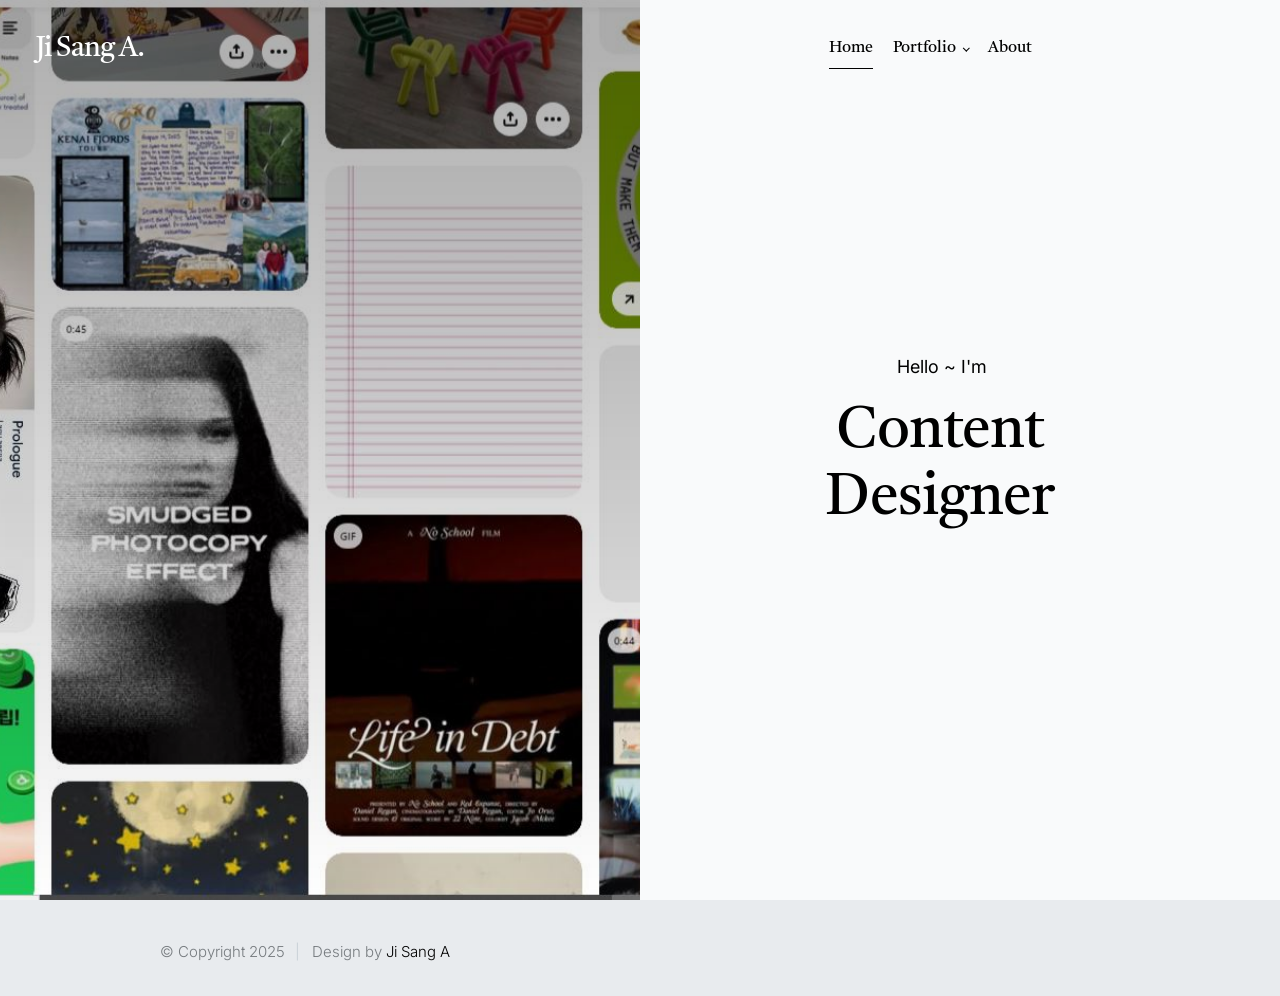
<file: index.html>
<!DOCTYPE html>
<html lang="ko" class="no-js">

<head>

    <!--- basic page needs
    ================================================== -->
    <meta charset="utf-8">
    <meta name="viewport" content="width=device-width, initial-scale=1">
    <title>SA</title>

    <script>
        document.documentElement.classList.remove('no-js');
        document.documentElement.classList.add('js');
    </script>

    <!-- CSS
    ================================================== -->
    <link rel="stylesheet" href="css/vendor.css">
    <link rel="stylesheet" href="css/styles.css">

    <!-- favicons
    ================================================== -->
    <link rel="apple-touch-icon" sizes="180x180" href="apple-touch-icon.png">
    <link rel="icon" type="image/png" sizes="32x32" href="favicon-32x32.png">
    <link rel="icon" type="image/png" sizes="16x16" href="favicon-16x16.png">
    <link rel="manifest" href="site.webmanifest">

</head>


<body id="top">


    <!-- preloader
    ================================================== -->
    <div id="preloader">
        <div id="loader" class="dots-fade">
            <div></div>
            <div></div>
            <div></div>
        </div>
    </div>


    <!-- page wrap
    ================================================== -->
    <div id="page" class="s-pagewrap ss-home">


        <!-- # site header 
        ================================================== -->
        <header id="masthead" class="s-header">

            <div class="s-header__branding">
                <p class="site-title">
                    <a href="index.html" rel="home">Ji Sang A.</a>
                </p>
            </div>

            <div class="row s-header__navigation">

                <nav class="s-header__nav-wrap">

                    <h3 class="s-header__nav-heading">Navigate to</h3>

                    <ul class="s-header__nav">
                        <li class="current-menu-item"><a href="index.html" title="">Home</a></li>
                        <li class="has-children">
                            <a href="#0" title="" class="">Portfolio</a>
                            <ul class="sub-menu">
                                <li><a href="category-Design.html">Design</a></li>
                                <li><a href="category-Video.html">Video</a></li>


                            </ul>
                        </li>


                        <li><a href="styles.html" title="">About</a></li>

                    </ul> <!-- end s-header__nav -->

                </nav> <!-- end s-header__nav-wrap -->

            </div> <!-- end s-header__navigation -->

            <div class="s-header__search">

                <div class="s-header__search-inner">
                    <div class="row">

                        <form role="search" method="get" class="s-header__search-form" action="#">
                            <label>
                                <span class="u-screen-reader-text">Search for:</span>
                                <input type="search" class="s-header__search-field" placeholder="Search for..." value=""
                                    name="s" title="Search for:" autocomplete="off">
                            </label>
                            <input type="submit" class="s-header__search-submit" value="Search">
                        </form>

                        <a href="#0" title="Close Search" class="s-header__search-close">Close</a>

                    </div> <!-- end row -->
                </div> <!-- s-header__search-inner -->

            </div> <!-- end s-header__search -->

            <a class="s-header__menu-toggle" href="#0"><span>Menu</span></a>


        </header> <!-- end s-header -->


        <!-- # site-content
        ================================================== -->
        <section id="content" class="s-content">


            <!-- hero -->
            <div class="hero">

                <div class="hero__slider swiper-container">

                    <div class="swiper-wrapper">
                        <article class="hero__slide swiper-slide">
                            <div class="hero__entry-image"
                                style="background-image: url('images/thumbs/featured/featured-01_2000.jpg');"></div>
                            <div class="hero__entry-text">
                                <div class="hero__entry-text-inner">
                                    <div class="hero__entry-meta">
                                        <span class="cat-links">
                                            <a">Hello ~ I'm </a>
                                        </span>
                                    </div>
                                    <h2 class="hero__entry-title">
                                        <a>
                                            Content Designer

                                        </a>
                                    </h2>

                                </div>
                            </div>
                        </article>

                    </div> <!-- swiper-wrapper -->



                </div> <!-- end hero slider -->



            </div> <!-- end hero -->



            <!-- # site-footer
        ================================================== -->
            <footer id="colophon" class="s-footer">

                <div class="row s-footer__bottom">


                    <div class="column lg-5 md-6 tab-12">
                        <div class="ss-copyright">
                            <span>© Copyright 2025</span>
                            <span>Design by <a>Ji Sang A</a></span>
                        </div>
                    </div>

                </div> <!-- end s-footer__bottom -->

                <div class="ss-go-top">
                    <a class="smoothscroll" title="Back to Top" href="#top">
                        <svg width="24" height="24" fill="none" viewBox="0 0 24 24">
                            <path stroke="currentColor" stroke-linecap="round" stroke-linejoin="round"
                                stroke-width="1.5" d="M17.25 10.25L12 4.75L6.75 10.25" />
                            <path stroke="currentColor" stroke-linecap="round" stroke-linejoin="round"
                                stroke-width="1.5" d="M12 19.25V5.75" />
                        </svg>
                    </a>
                </div> <!-- end ss-go-top -->

            </footer><!-- end s-footer -->


            <!-- Java Script
    ================================================== -->
            <script src="js/plugins.js"></script>
            <script src="js/main.js"></script>

</body>

</html>
</file>
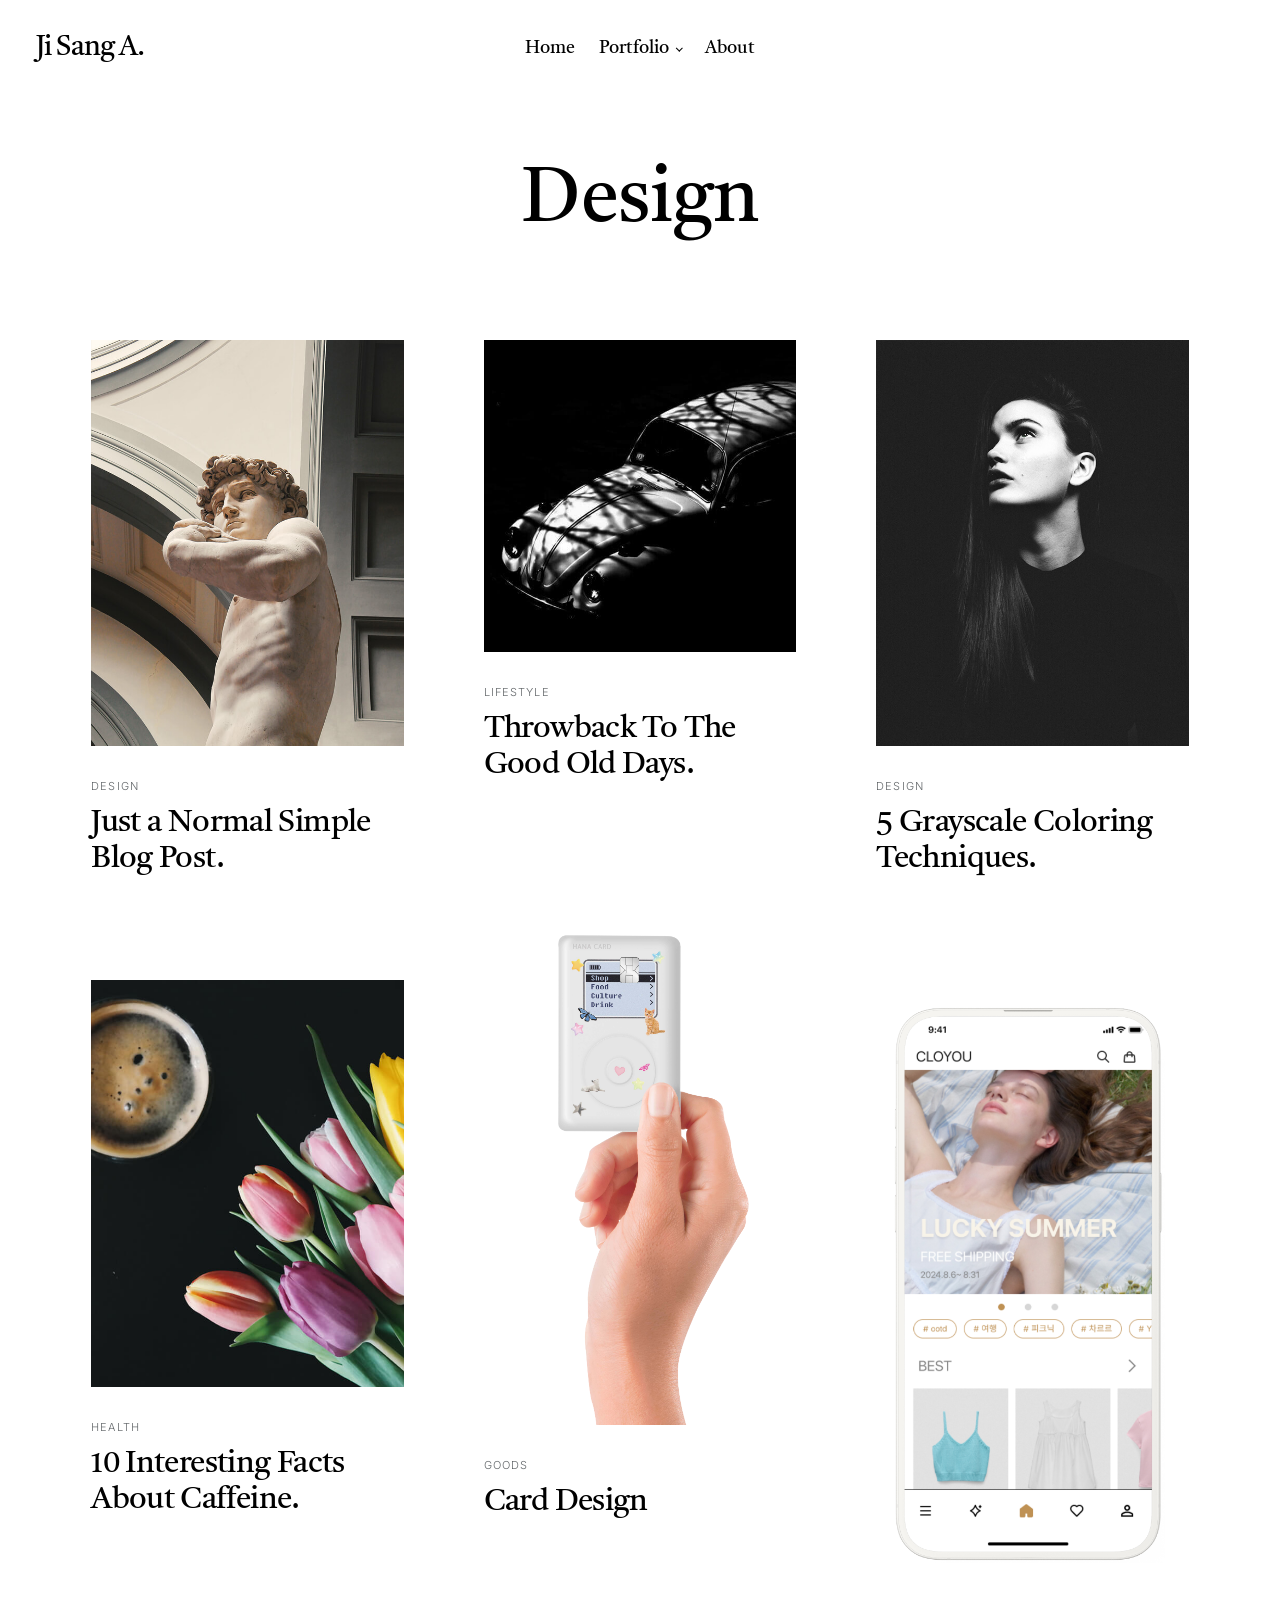
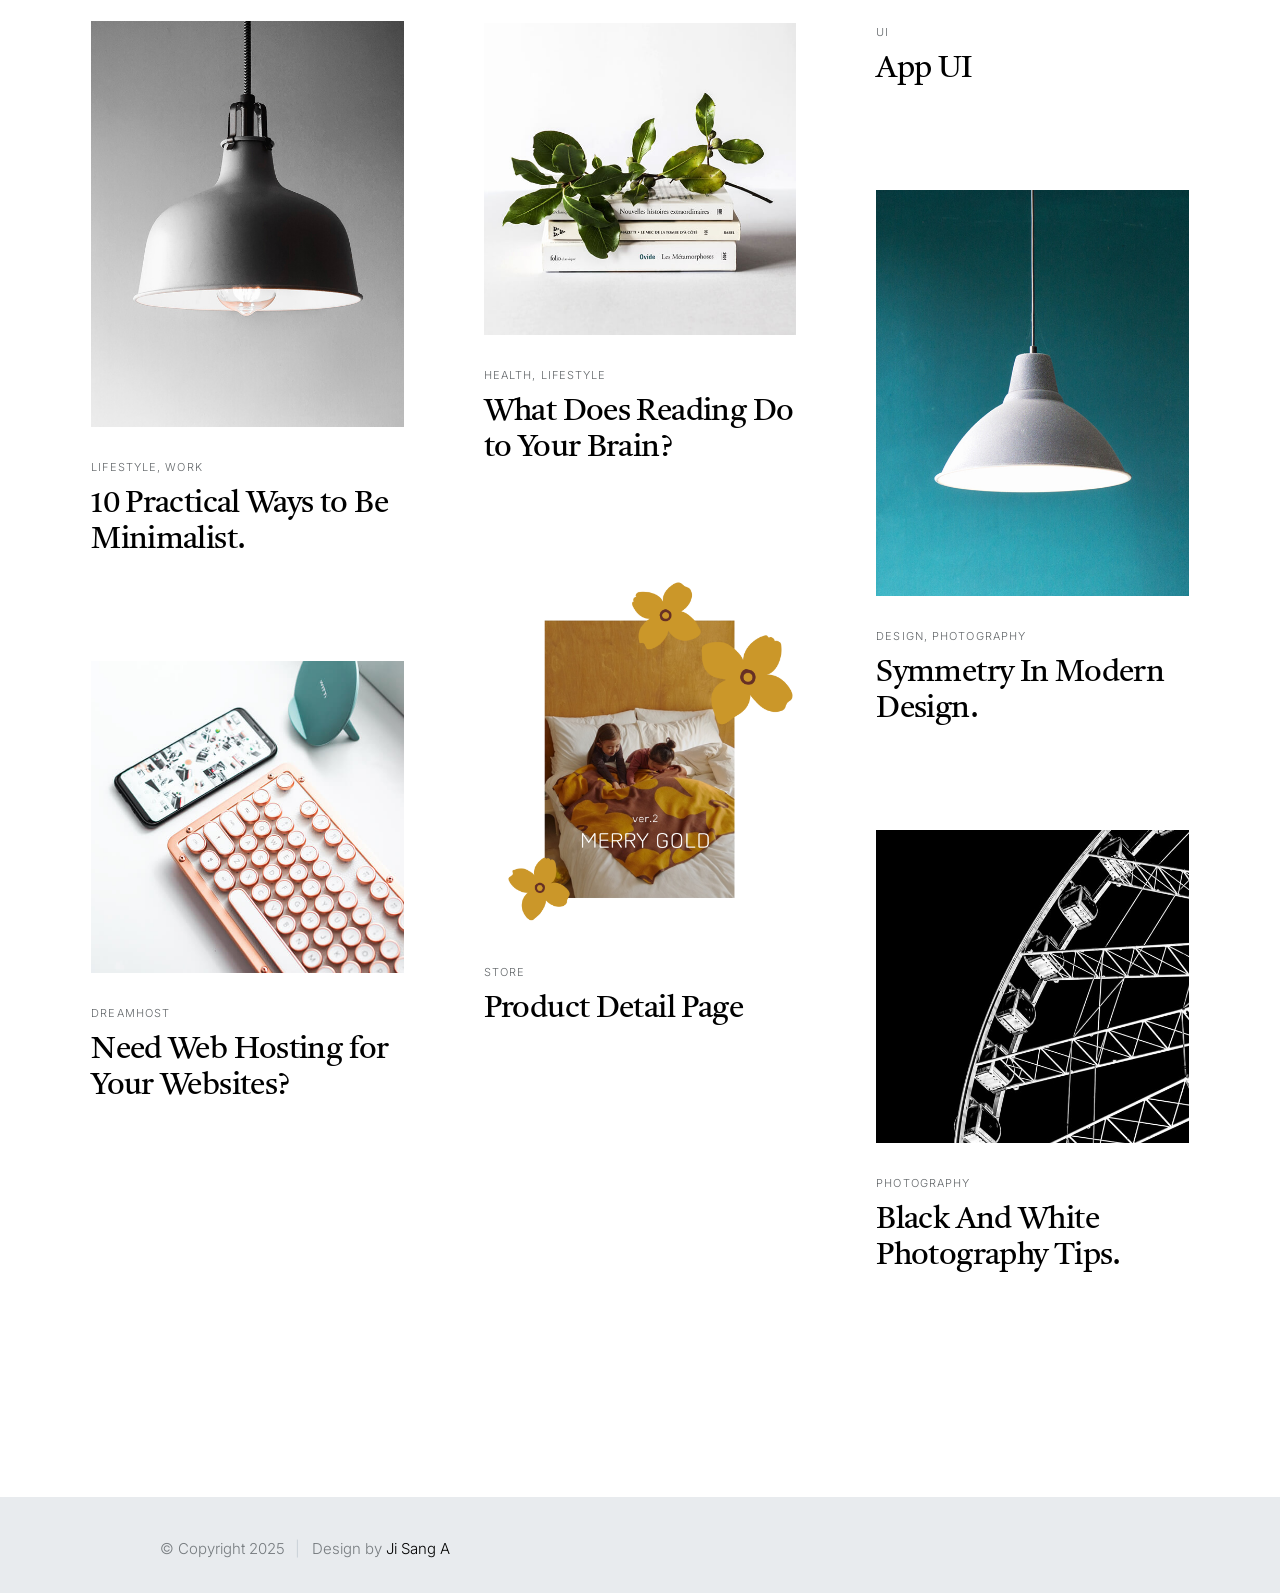
<file: category-Design.html>
<!DOCTYPE html>
<html lang="ko" class="no-js">

<head>

    <!--- basic page needs
    ================================================== -->
    <meta charset="utf-8">
    <meta name="viewport" content="width=device-width, initial-scale=1">
    <title>SA</title>

    <script>
        document.documentElement.classList.remove('no-js');
        document.documentElement.classList.add('js');
    </script>

    <!-- CSS
    ================================================== -->
    <link rel="stylesheet" href="css/vendor.css">
    <link rel="stylesheet" href="css/styles.css">

    <!-- favicons
    ================================================== -->
    <link rel="apple-touch-icon" sizes="180x180" href="apple-touch-icon.png">
    <link rel="icon" type="image/png" sizes="32x32" href="favicon-32x32.png">
    <link rel="icon" type="image/png" sizes="16x16" href="favicon-16x16.png">
    <link rel="manifest" href="site.webmanifest">

</head>

<body id="top">


    <!-- preloader
    ================================================== -->
    <div id="preloader">
        <div id="loader" class="dots-fade">
            <div></div>
            <div></div>
            <div></div>
        </div>
    </div>


    <!-- page wrap
    ================================================== -->
    <div id="page" class="s-pagewrap">


        <!-- # site header 
        ================================================== -->
        <header id="masthead" class="s-header">

            <div class="s-header__branding">
                <p class="site-title">
                    <a href="index.html" rel="home">Ji Sang A.</a>
                </p>
            </div>

            <div class="row s-header__navigation">

                <nav class="s-header__nav-wrap">

                    <h3 class="s-header__nav-heading">Navigate to</h3>

                    <ul class="s-header__nav">
                        <li><a href="index.html" title="">Home</a></li>
                        <li class="has-children">
                            <a href="#0" title="" class="">Portfolio</a>
                            <ul class="sub-menu">
                                <li><a href="category-Design.html">Design</a></li>
                                <li><a href="category-Video.html">Video</a></li>
                            </ul>
                        </li>
                        <li><a href="styles.html" title="">About</a></li>

                    </ul> <!-- end s-header__nav -->

                </nav> <!-- end s-header__nav-wrap -->

            </div> <!-- end s-header__navigation -->

            <div class="s-header__search">

                <div class="s-header__search-inner">
                    <div class="row">

                        <form role="search" method="get" class="s-header__search-form" action="#">
                            <label>
                                <span class="u-screen-reader-text">Search for:</span>
                                <input type="search" class="s-header__search-field" placeholder="Search for..." value=""
                                    name="s" title="Search for:" autocomplete="off">
                            </label>
                            <input type="submit" class="s-header__search-submit" value="Search">
                        </form>

                        <a href="#0" title="Close Search" class="s-header__search-close">Close</a>

                    </div> <!-- end row -->
                </div> <!-- s-header__search-inner -->

            </div> <!-- end s-header__search -->

            <a class="s-header__menu-toggle" href="#0"><span>Menu</span></a>


        </header> <!-- end s-header -->


        <!-- # site-content
        ================================================== -->
        <section id="content" class="s-content">


            <!-- pageheader -->
            <div class="s-pageheader">
                <div class="row">
                    <div class="column large-12">
                        <h1 class="page-title">

                            Design
                        </h1>
                    </div>
                </div>
            </div> <!-- end s-pageheader-->


            <!--  masonry -->
            <div id="bricks" class="bricks">

                <div class="masonry">

                    <div class="bricks-wrapper" data-animate-block>

                        <div class="grid-sizer"></div>

                        <article class="brick entry" data-animate-el>

                            <div class="entry__thumb">
                                <a href="single-standard.html" class="thumb-link">
                                    <img src="images/thumbs/masonry/statue-600.jpg"
                                        srcset="images/thumbs/masonry/statue-600.jpg 1x, images/thumbs/masonry/statue-1200.jpg 2x"
                                        alt="">
                                </a>
                            </div> <!-- end entry__thumb -->

                            <div class="entry__text">
                                <div class="entry__header">
                                    <div class="entry__meta">
                                        <span class="cat-links">
                                            <a href="#">Design</a>
                                        </span>

                                    </div>
                                    <h1 class="entry__title"><a href="single-standard.html">Just a Normal Simple Blog
                                            Post.</a></h1>
                                </div>


                            </div> <!-- end entry__text -->

                        </article> <!-- end article -->

                        <article class="brick entry" data-animate-el>

                            <div class="entry__thumb">
                                <a href="single-standard.html" class="thumb-link">
                                    <img src="images/thumbs/masonry/beetle-600.jpg"
                                        srcset="images/thumbs/masonry/beetle-600.jpg 1x, images/thumbs/masonry/beetle-1200.jpg 2x"
                                        alt="">
                                </a>
                            </div> <!-- end entry__thumb -->

                            <div class="entry__text">
                                <div class="entry__header">
                                    <div class="entry__meta">
                                        <span class="cat-links">
                                            <a href="#">Lifestyle</a>
                                        </span>

                                    </div>
                                    <h1 class="entry__title"><a href="single-standard.html">Throwback To The Good Old
                                            Days.</a></h1>
                                </div>


                            </div> <!-- end entry__text -->

                        </article> <!-- end article -->

                        <article class="brick entry" data-animate-el>

                            <div class="entry__thumb">
                                <a href="single-standard.html" class="thumb-link">
                                    <img src="images/thumbs/masonry/grayscale-600.jpg"
                                        srcset="images/thumbs/masonry/grayscale-600.jpg 1x, images/thumbs/masonry/grayscale-1200.jpg 2x"
                                        alt="">
                                </a>
                            </div> <!-- end entry__thumb -->

                            <div class="entry__text">
                                <div class="entry__header">
                                    <div class="entry__meta">
                                        <span class="cat-links">
                                            <a href="#">Design</a>
                                        </span>

                                    </div>
                                    <h1 class="entry__title"><a href="single-standard.html">5 Grayscale Coloring
                                            Techniques.</a></h1>
                                </div>


                            </div> <!-- end entry__text -->

                        </article> <!-- end article -->

                        <article class="brick entry" data-animate-el>

                            <div class="entry__thumb">
                                <a href="single- card design.html" class="thumb-link">
                                    <img src="images/Card Design-s.png"
                                        srcset="images/Card Design-s.png 1x, images/Card Design-m.png 2x" alt="">
                                </a>
                            </div> <!-- end entry__thumb -->

                            <div class="entry__text">
                                <div class="entry__header">
                                    <div class="entry__meta">
                                        <span class="cat-links">
                                            <a href="#">goods</a>
                                        </span>

                                    </div>
                                    <h1 class="entry__title"><a href="single- card design.html">Card Design</a></h1>
                                </div>


                            </div> <!-- end entry__text -->

                        </article> <!-- end entry -->

                        <article class="brick entry" data-animate-el>

                            <div class="entry__thumb">
                                <a href="single-standard.html" class="thumb-link">
                                    <img src="images/thumbs/masonry/tulips-600.jpg"
                                        srcset="images/thumbs/masonry/tulips-600.jpg 1x, images/thumbs/masonry/tulips-1200.jpg 2x"
                                        alt="">
                                </a>
                            </div> <!-- end entry__thumb -->

                            <div class="entry__text">
                                <div class="entry__header">
                                    <div class="entry__meta">
                                        <span class="cat-links">
                                            <a href="#">Health</a>
                                        </span>

                                    </div>
                                    <h1 class="entry__title"><a href="single-standard.html">10 Interesting Facts About
                                            Caffeine.</a></h1>
                                </div>


                            </div> <!-- end entry__text -->

                        </article> <!-- end article -->



                        <article class="brick entry" data-animate-el>

                            <div class="entry__thumb">
                                <a href="single-standard.html" class="thumb-link">
                                    <img src="images/UI-s.png" srcset="images/UI-s.png 1x, images/UI-s.png 2x" alt="">
                                </a>
                            </div> <!-- end entry__thumb -->

                            <div class="entry__text">
                                <div class="entry__header">
                                    <div class="entry__meta">
                                        <span class="cat-links">
                                            <a href="#">UI</a>
                                        </span>

                                    </div>
                                    <h1 class="entry__title"><a href="single-standard.html"> App UI</a></h1>
                                </div>


                            </div> <!-- end entry__text -->

                        </article> <!-- end article -->

                        <article class="brick entry" data-animate-el>

                            <div class="entry__thumb">
                                <a href="single-standard.html" class="thumb-link">
                                    <img src="images/thumbs/masonry/white-lamp-600.jpg"
                                        srcset="images/thumbs/masonry/white-lamp-600.jpg 1x, images/thumbs/masonry/white-lamp-1200.jpg 2x"
                                        alt="">
                                </a>
                            </div> <!-- end entry__thumb -->

                            <div class="entry__text">
                                <div class="entry__header">
                                    <div class="entry__meta">
                                        <span class="cat-links">
                                            <a href="#">Lifestyle</a>
                                            <a href="#">Work</a>
                                        </span>

                                    </div>
                                    <h1 class="entry__title"><a href="single-standard.html">10 Practical Ways to Be
                                            Minimalist.</a></h1>
                                </div>


                            </div> <!-- end entry__text -->

                        </article> <!-- end article -->

                        <article class="brick entry" data-animate-el>

                            <div class="entry__thumb">
                                <a href="single-standard.html" class="thumb-link">
                                    <img src="images/thumbs/masonry/books-600.jpg"
                                        srcset="images/thumbs/masonry/books-600.jpg 1x, images/thumbs/masonry/books-1200.jpg 2x"
                                        alt="">
                                </a>
                            </div> <!-- end entry__thumb -->

                            <div class="entry__text">
                                <div class="entry__header">
                                    <div class="entry__meta">
                                        <span class="cat-links">
                                            <a href="#">Health</a>
                                            <a href="#">Lifestyle</a>
                                        </span>

                                    </div>
                                    <h1 class="entry__title"><a href="single-standard.html">What Does Reading Do to Your
                                            Brain?</a></h1>
                                </div>


                            </div> <!-- end entry__text -->

                        </article> <!-- end article -->

                        <article class="brick entry" data-animate-el>

                            <div class="entry__thumb">
                                <a href="single-standard.html" class="thumb-link">
                                    <img src="images/thumbs/masonry/lamp-600.jpg"
                                        srcset="images/thumbs/masonry/lamp-600.jpg 1x, images/thumbs/masonry/lamp-1200.jpg 2x"
                                        alt="">
                                </a>
                            </div> <!-- end entry__thumb -->

                            <div class="entry__text">
                                <div class="entry__header">
                                    <div class="entry__meta">
                                        <span class="cat-links">
                                            <a href="#">Design</a>
                                            <a href="#">Photography</a>
                                        </span>

                                    </div>
                                    <h1 class="entry__title"><a href="single-standard.html">Symmetry In Modern
                                            Design.</a></h1>
                                </div>


                            </div> <!-- end entry__text -->

                        </article> <!-- end article -->

                        <article class="brick entry" data-animate-el>

                            <div class="entry__thumb">
                                <a href="single- product detail page.html" class="thumb-link">
                                    <img src="images/product detail page-s.png"
                                        srcset="images/product detail page-s.png 1x, images/product detail page-s.png 2x"
                                        alt="">
                                </a>
                            </div> <!-- end entry__thumb -->

                            <div class="entry__text">
                                <div class="entry__header">
                                    <div class="entry__meta">
                                        <span class="cat-links">
                                            <a href="#">STORE</a>

                                        </span>

                                    </div>
                                    <h1 class="entry__title"><a href="single-standard.html">Product Detail Page</a></h1>
                                </div>


                            </div> <!-- end entry__text -->

                        </article> <!-- end article -->



                        <article class="brick entry" data-animate-el>

                            <div class="entry__thumb">
                                <a href="single- product detail page.html" class="thumb-link">
                                    <img src="images/thumbs/masonry/phone-and-keyboard-600.jpg"
                                        srcset="images/thumbs/masonry/phone-and-keyboard-600.jpg 1x, images/thumbs/masonry/phone-and-keyboard-1200.jpg 2x"
                                        alt="">
                                </a>
                            </div> <!-- end entry__thumb -->

                            <div class="entry__text">
                                <div class="entry__header">
                                    <div class="entry__meta">
                                        <span class="cat-links">
                                            <a href="https://www.dreamhost.com/r.cgi?287326">Dreamhost</a>
                                        </span>

                                    </div>
                                    <h1 class="entry__title"><a href="https://www.dreamhost.com/r.cgi?287326">Need Web
                                            Hosting for Your Websites?</a></h1>
                                </div>


                            </div> <!-- end entry__text -->

                        </article> <!-- end article -->

                        <article class="brick entry" data-animate-el>

                            <div class="entry__thumb">
                                <a href="single-standard.html" class="thumb-link">
                                    <img src="images/thumbs/masonry/wheel-600.jpg"
                                        srcset="images/thumbs/masonry/wheel-600.jpg 1x, images/thumbs/masonry/wheel-1200.jpg 2x"
                                        alt="">
                                </a>
                            </div> <!-- end entry__thumb -->

                            <div class="entry__text">
                                <div class="entry__header">
                                    <div class="entry__meta">
                                        <span class="cat-links">
                                            <a href="#">Photography</a>
                                        </span>

                                    </div>
                                    <h1 class="entry__title"><a href="single-standard.html">Black And White Photography
                                            Tips.</a></h1>
                                </div>


                            </div> <!-- end entry__text -->

                        </article> <!-- end article -->

                    </div> <!-- end bricks-wrapper -->

                </div> <!-- end masonry-->


                <!-- pagination -->


            </div> <!-- end bricks -->

        </section> <!-- end s-content -->


        <!-- # site-footer
        ================================================== -->
        <footer id="colophon" class="s-footer">

            <div class="row s-footer__bottom">

                <div class="column lg-5 md-6 tab-12">
                    <div class="ss-copyright">
                        <span>© Copyright 2025</span>
                        <span>Design by <a href="https://www.styleshout.com/">Ji Sang A</a></span>
                    </div>
                </div>

            </div> <!-- end s-footer__bottom -->

            <div class="ss-go-top">
                <a class="smoothscroll" title="Back to Top" href="#top">
                    <svg width="24" height="24" fill="none" viewBox="0 0 24 24">
                        <path stroke="currentColor" stroke-linecap="round" stroke-linejoin="round" stroke-width="1.5"
                            d="M17.25 10.25L12 4.75L6.75 10.25" />
                        <path stroke="currentColor" stroke-linecap="round" stroke-linejoin="round" stroke-width="1.5"
                            d="M12 19.25V5.75" />
                    </svg>
                </a>
            </div> <!-- end ss-go-top -->

        </footer><!-- end s-footer -->


        <!-- Java Script
    ================================================== -->
        <script src="js/plugins.js"></script>
        <script src="js/main.js"></script>

</body>

</html>
</file>
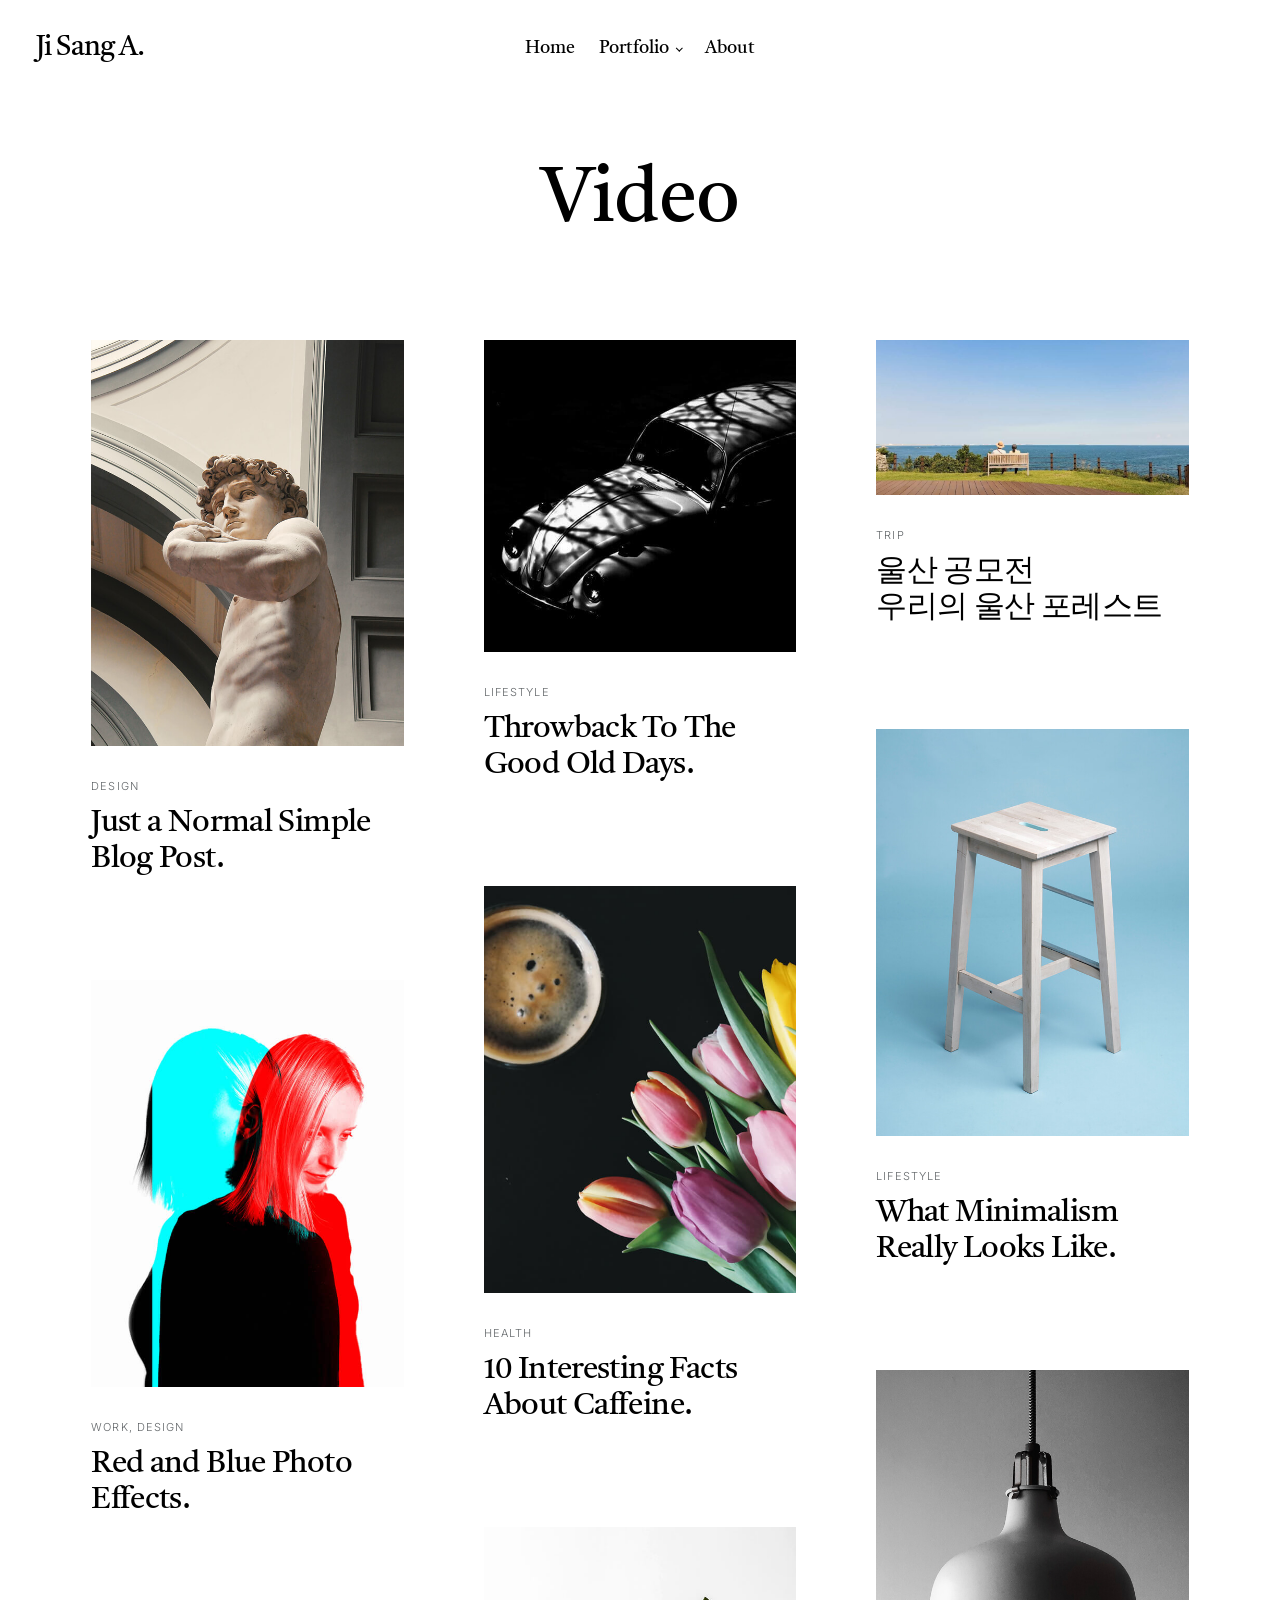
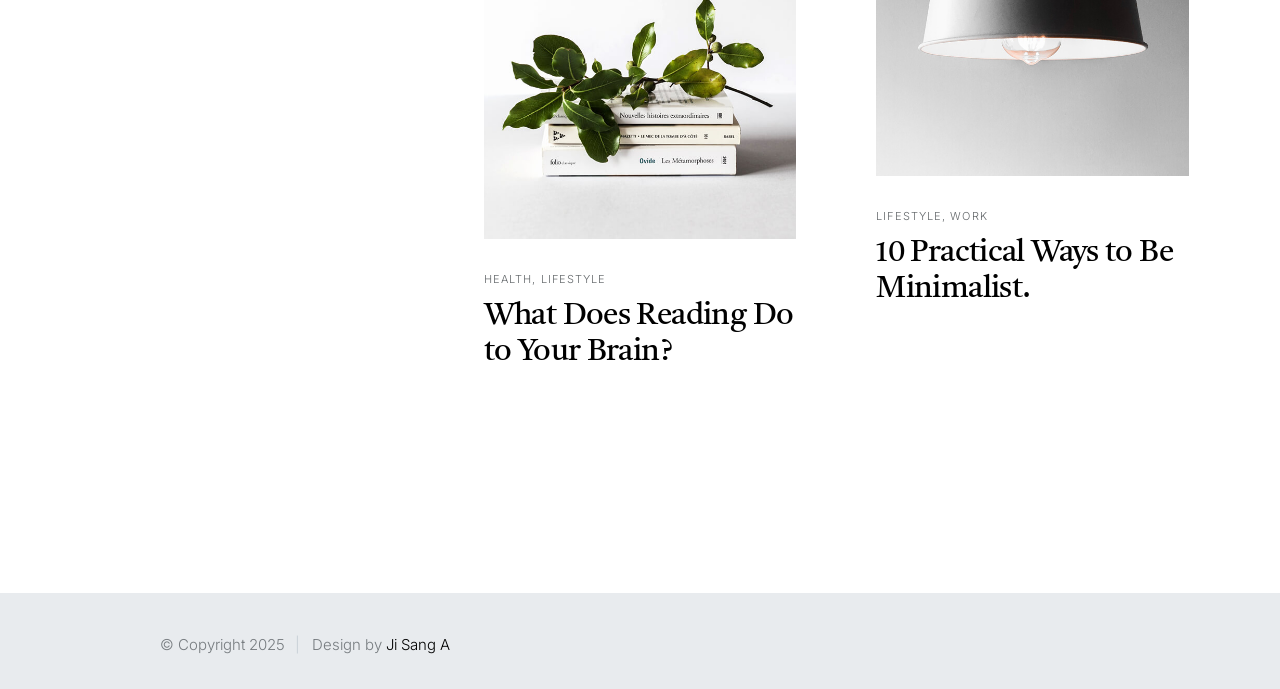
<file: category-Video.html>
<!DOCTYPE html>
<html lang="ko" class="no-js">

<head>

    <!--- basic page needs
    ================================================== -->
    <meta charset="utf-8">
    <meta name="viewport" content="width=device-width, initial-scale=1">
    <title>SA</title>

    <script>
        document.documentElement.classList.remove('no-js');
        document.documentElement.classList.add('js');
    </script>

    <!-- CSS
    ================================================== -->
    <link rel="stylesheet" href="css/vendor.css">
    <link rel="stylesheet" href="css/styles.css">

    <!-- favicons
    ================================================== -->
    <link rel="apple-touch-icon" sizes="180x180" href="apple-touch-icon.png">
    <link rel="icon" type="image/png" sizes="32x32" href="favicon-32x32.png">
    <link rel="icon" type="image/png" sizes="16x16" href="favicon-16x16.png">
    <link rel="manifest" href="site.webmanifest">

</head>

<body id="top">


    <!-- preloader
    ================================================== -->
    <div id="preloader">
        <div id="loader" class="dots-fade">
            <div></div>
            <div></div>
            <div></div>
        </div>
    </div>


    <!-- page wrap
    ================================================== -->
    <div id="page" class="s-pagewrap">


        <!-- # site header 
        ================================================== -->
        <header id="masthead" class="s-header">

            <div class="s-header__branding">
                <p class="site-title">
                    <a href="index.html" rel="home">Ji Sang A.</a>
                </p>
            </div>

            <div class="row s-header__navigation">

                <nav class="s-header__nav-wrap">

                    <h3 class="s-header__nav-heading">Navigate to</h3>

                    <ul class="s-header__nav">
                        <li><a href="index.html" title="">Home</a></li>
                        <li class="has-children">
                            <a href="#0" title="" class="">Portfolio</a>
                            <ul class="sub-menu">
                                <li><a href="category-Design.html">Design</a></li>
                                <li><a href="category-Video.html">Video</a></li>
                            </ul>
                        </li>
                        <li><a href="styles.html" title="">About</a></li>

                    </ul> <!-- end s-header__nav -->

                </nav> <!-- end s-header__nav-wrap -->

            </div> <!-- end s-header__navigation -->

            <div class="s-header__search">

                <div class="s-header__search-inner">
                    <div class="row">

                        <form role="search" method="get" class="s-header__search-form" action="#">
                            <label>
                                <span class="u-screen-reader-text">Search for:</span>
                                <input type="search" class="s-header__search-field" placeholder="Search for..." value=""
                                    name="s" title="Search for:" autocomplete="off">
                            </label>
                            <input type="submit" class="s-header__search-submit" value="Search">
                        </form>

                        <a href="#0" title="Close Search" class="s-header__search-close">Close</a>

                    </div> <!-- end row -->
                </div> <!-- s-header__search-inner -->

            </div> <!-- end s-header__search -->

            <a class="s-header__menu-toggle" href="#0"><span>Menu</span></a>


        </header> <!-- end s-header -->


        <!-- # site-content
        ================================================== -->
        <section id="content" class="s-content">


            <!-- pageheader -->
            <div class="s-pageheader">
                <div class="row">
                    <div class="column large-12">
                        <h1 class="page-title">

                            Video
                        </h1>
                    </div>
                </div>
            </div> <!-- end s-pageheader-->


            <!--  masonry -->
            <div id="bricks" class="bricks">

                <div class="masonry">

                    <div class="bricks-wrapper" data-animate-block>

                        <div class="grid-sizer"></div>

                        <article class="brick entry" data-animate-el>

                            <div class="entry__thumb">
                                <a href="single-standard.html" class="thumb-link">
                                    <img src="images/thumbs/masonry/statue-600.jpg"
                                        srcset="images/thumbs/masonry/statue-600.jpg 1x, images/thumbs/masonry/statue-1200.jpg 2x"
                                        alt="">
                                </a>
                            </div> <!-- end entry__thumb -->

                            <div class="entry__text">
                                <div class="entry__header">
                                    <div class="entry__meta">
                                        <span class="cat-links">
                                            <a href="#">Design</a>
                                        </span>

                                    </div>
                                    <h1 class="entry__title"><a href="single-standard.html">Just a Normal Simple Blog
                                            Post.</a></h1>
                                </div>


                            </div> <!-- end entry__text -->

                        </article> <!-- end article -->

                        <article class="brick entry" data-animate-el>

                            <div class="entry__thumb">
                                <a href="single-standard.html" class="thumb-link">
                                    <img src="images/thumbs/masonry/beetle-600.jpg"
                                        srcset="images/thumbs/masonry/beetle-600.jpg 1x, images/thumbs/masonry/beetle-1200.jpg 2x"
                                        alt="">
                                </a>
                            </div> <!-- end entry__thumb -->

                            <div class="entry__text">
                                <div class="entry__header">
                                    <div class="entry__meta">
                                        <span class="cat-links">
                                            <a href="#">Lifestyle</a>
                                        </span>

                                    </div>
                                    <h1 class="entry__title"><a href="single-standard.html">Throwback To The Good Old
                                            Days.</a></h1>
                                </div>


                            </div> <!-- end entry__text -->

                        </article> <!-- end article -->

                        <article class="brick entry" data-animate-el>

                            <div class="entry__thumb">
                                <a href="single- trip.html" class="thumb-link">
                                    <img src="images/trip-s.jpg" srcset="images/trip-s.jpg 1x, images/trip-s.jpg 2x"
                                        alt="">
                                </a>
                            </div> <!-- end entry__thumb -->

                            <div class="entry__text">
                                <div class="entry__header">
                                    <div class="entry__meta">
                                        <span class="cat-links">
                                            <a href="#">Trip</a>
                                        </span>

                                    </div>
                                    <h1 class="entry__title"><a href="single- trip.html"> 울산 공모전 <br> 우리의 울산 포레스트</a>
                                    </h1>
                                </div>


                            </div> <!-- end entry__text -->

                        </article> <!-- end article -->

                        <article class="brick entry" data-animate-el>

                            <div class="entry__thumb">
                                <a href="single-standard.html" class="thumb-link">
                                    <img src="images/thumbs/masonry/woodcraft-600.jpg"
                                        srcset="images/thumbs/masonry/woodcraft-600.jpg 1x, images/thumbs/masonry/woodcraft-1200.jpg 2x"
                                        alt="">
                                </a>
                            </div> <!-- end entry__thumb -->

                            <div class="entry__text">
                                <div class="entry__header">
                                    <div class="entry__meta">
                                        <span class="cat-links">
                                            <a href="#">Lifestyle</a>
                                        </span>

                                    </div>
                                    <h1 class="entry__title"><a href="single-standard.html">What Minimalism Really Looks
                                            Like.</a></h1>
                                </div>


                            </div> <!-- end entry__text -->

                        </article> <!-- end entry -->

                        <article class="brick entry" data-animate-el>

                            <div class="entry__thumb">
                                <a href="single-standard.html" class="thumb-link">
                                    <img src="images/thumbs/masonry/tulips-600.jpg"
                                        srcset="images/thumbs/masonry/tulips-600.jpg 1x, images/thumbs/masonry/tulips-1200.jpg 2x"
                                        alt="">
                                </a>
                            </div> <!-- end entry__thumb -->

                            <div class="entry__text">
                                <div class="entry__header">
                                    <div class="entry__meta">
                                        <span class="cat-links">
                                            <a href="#">Health</a>
                                        </span>

                                    </div>
                                    <h1 class="entry__title"><a href="single-standard.html">10 Interesting Facts About
                                            Caffeine.</a></h1>
                                </div>


                            </div> <!-- end entry__text -->

                        </article> <!-- end article -->



                        <article class="brick entry" data-animate-el>

                            <div class="entry__thumb">
                                <a href="single-standard.html" class="thumb-link">
                                    <img src="images/thumbs/masonry/red-and-blue-600.jpg"
                                        srcset="images/thumbs/masonry/red-and-blue-600.jpg 1x, images/thumbs/masonry/red-and-blue-1200.jpg 2x"
                                        alt="">
                                </a>
                            </div> <!-- end entry__thumb -->

                            <div class="entry__text">
                                <div class="entry__header">
                                    <div class="entry__meta">
                                        <span class="cat-links">
                                            <a href="#">Work</a>
                                            <a href="#">Design</a>
                                        </span>

                                    </div>
                                    <h1 class="entry__title"><a href="single-standard.html">Red and Blue Photo
                                            Effects.</a></h1>
                                </div>


                            </div> <!-- end entry__text -->

                        </article> <!-- end article -->

                        <article class="brick entry" data-animate-el>

                            <div class="entry__thumb">
                                <a href="single-standard.html" class="thumb-link">
                                    <img src="images/thumbs/masonry/white-lamp-600.jpg"
                                        srcset="images/thumbs/masonry/white-lamp-600.jpg 1x, images/thumbs/masonry/white-lamp-1200.jpg 2x"
                                        alt="">
                                </a>
                            </div> <!-- end entry__thumb -->

                            <div class="entry__text">
                                <div class="entry__header">
                                    <div class="entry__meta">
                                        <span class="cat-links">
                                            <a href="#">Lifestyle</a>
                                            <a href="#">Work</a>
                                        </span>

                                    </div>
                                    <h1 class="entry__title"><a href="single-standard.html">10 Practical Ways to Be
                                            Minimalist.</a></h1>
                                </div>


                            </div> <!-- end entry__text -->

                        </article> <!-- end article -->

                        <article class="brick entry" data-animate-el>

                            <div class="entry__thumb">
                                <a href="single-standard.html" class="thumb-link">
                                    <img src="images/thumbs/masonry/books-600.jpg"
                                        srcset="images/thumbs/masonry/books-600.jpg 1x, images/thumbs/masonry/books-1200.jpg 2x"
                                        alt="">
                                </a>
                            </div> <!-- end entry__thumb -->

                            <div class="entry__text">
                                <div class="entry__header">
                                    <div class="entry__meta">
                                        <span class="cat-links">
                                            <a href="#">Health</a>
                                            <a href="#">Lifestyle</a>
                                        </span>

                                    </div>
                                    <h1 class="entry__title"><a href="single-standard.html">What Does Reading Do to Your
                                            Brain?</a></h1>
                                </div>


                            </div> <!-- end entry__text -->

                        </article> <!-- end article -->



                    </div> <!-- end bricks-wrapper -->

                </div> <!-- end masonry-->


                <!-- pagination -->


            </div> <!-- end bricks -->

        </section> <!-- end s-content -->


        <!-- # site-footer
        ================================================== -->
        <footer id="colophon" class="s-footer">

            <div class="row s-footer__bottom">

                <div class="column lg-5 md-6 tab-12">
                    <div class="ss-copyright">
                        <span>© Copyright 2025</span>
                        <span>Design by <a href="https://www.styleshout.com/">Ji Sang A</a></span>
                    </div>
                </div>

            </div> <!-- end s-footer__bottom -->

            <div class="ss-go-top">
                <a class="smoothscroll" title="Back to Top" href="#top">
                    <svg width="24" height="24" fill="none" viewBox="0 0 24 24">
                        <path stroke="currentColor" stroke-linecap="round" stroke-linejoin="round" stroke-width="1.5"
                            d="M17.25 10.25L12 4.75L6.75 10.25" />
                        <path stroke="currentColor" stroke-linecap="round" stroke-linejoin="round" stroke-width="1.5"
                            d="M12 19.25V5.75" />
                    </svg>
                </a>
            </div> <!-- end ss-go-top -->

        </footer><!-- end s-footer -->


        <!-- Java Script
    ================================================== -->
        <script src="js/plugins.js"></script>
        <script src="js/main.js"></script>

</body>

</html>
</file>
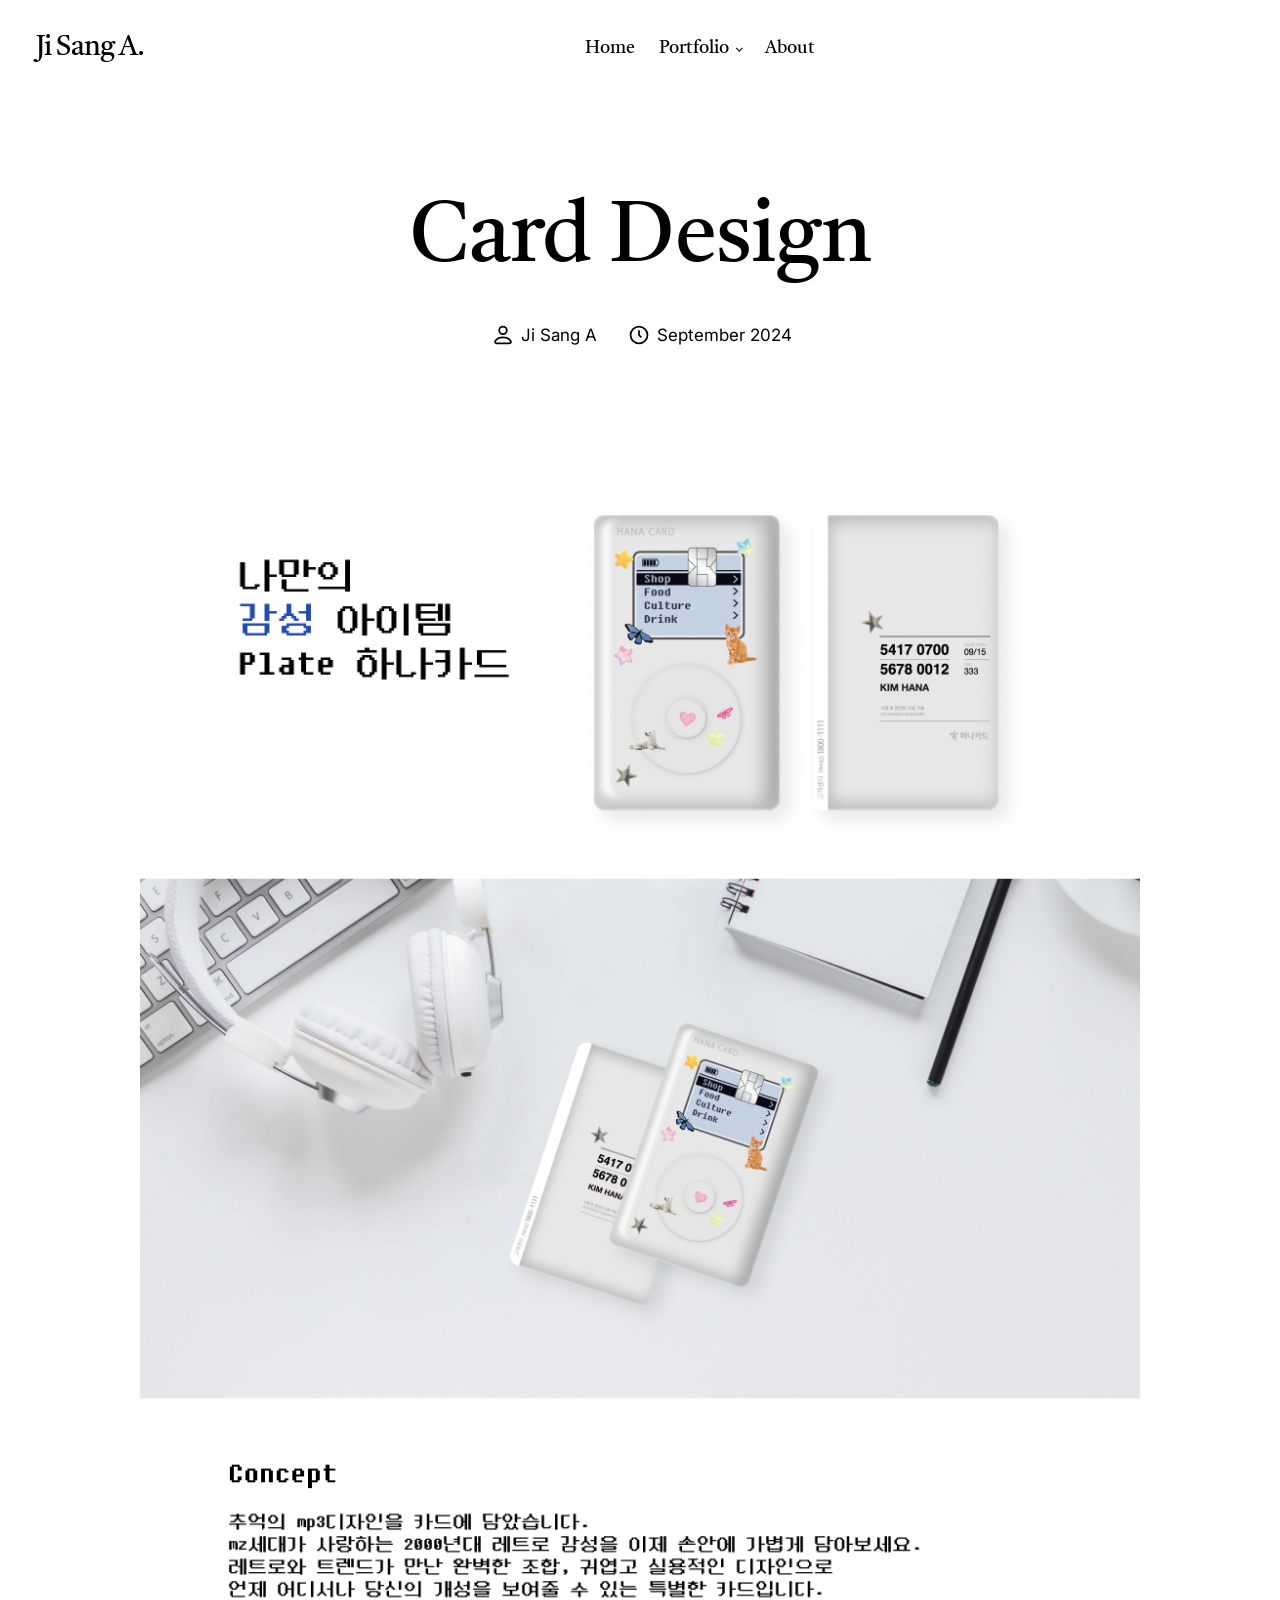
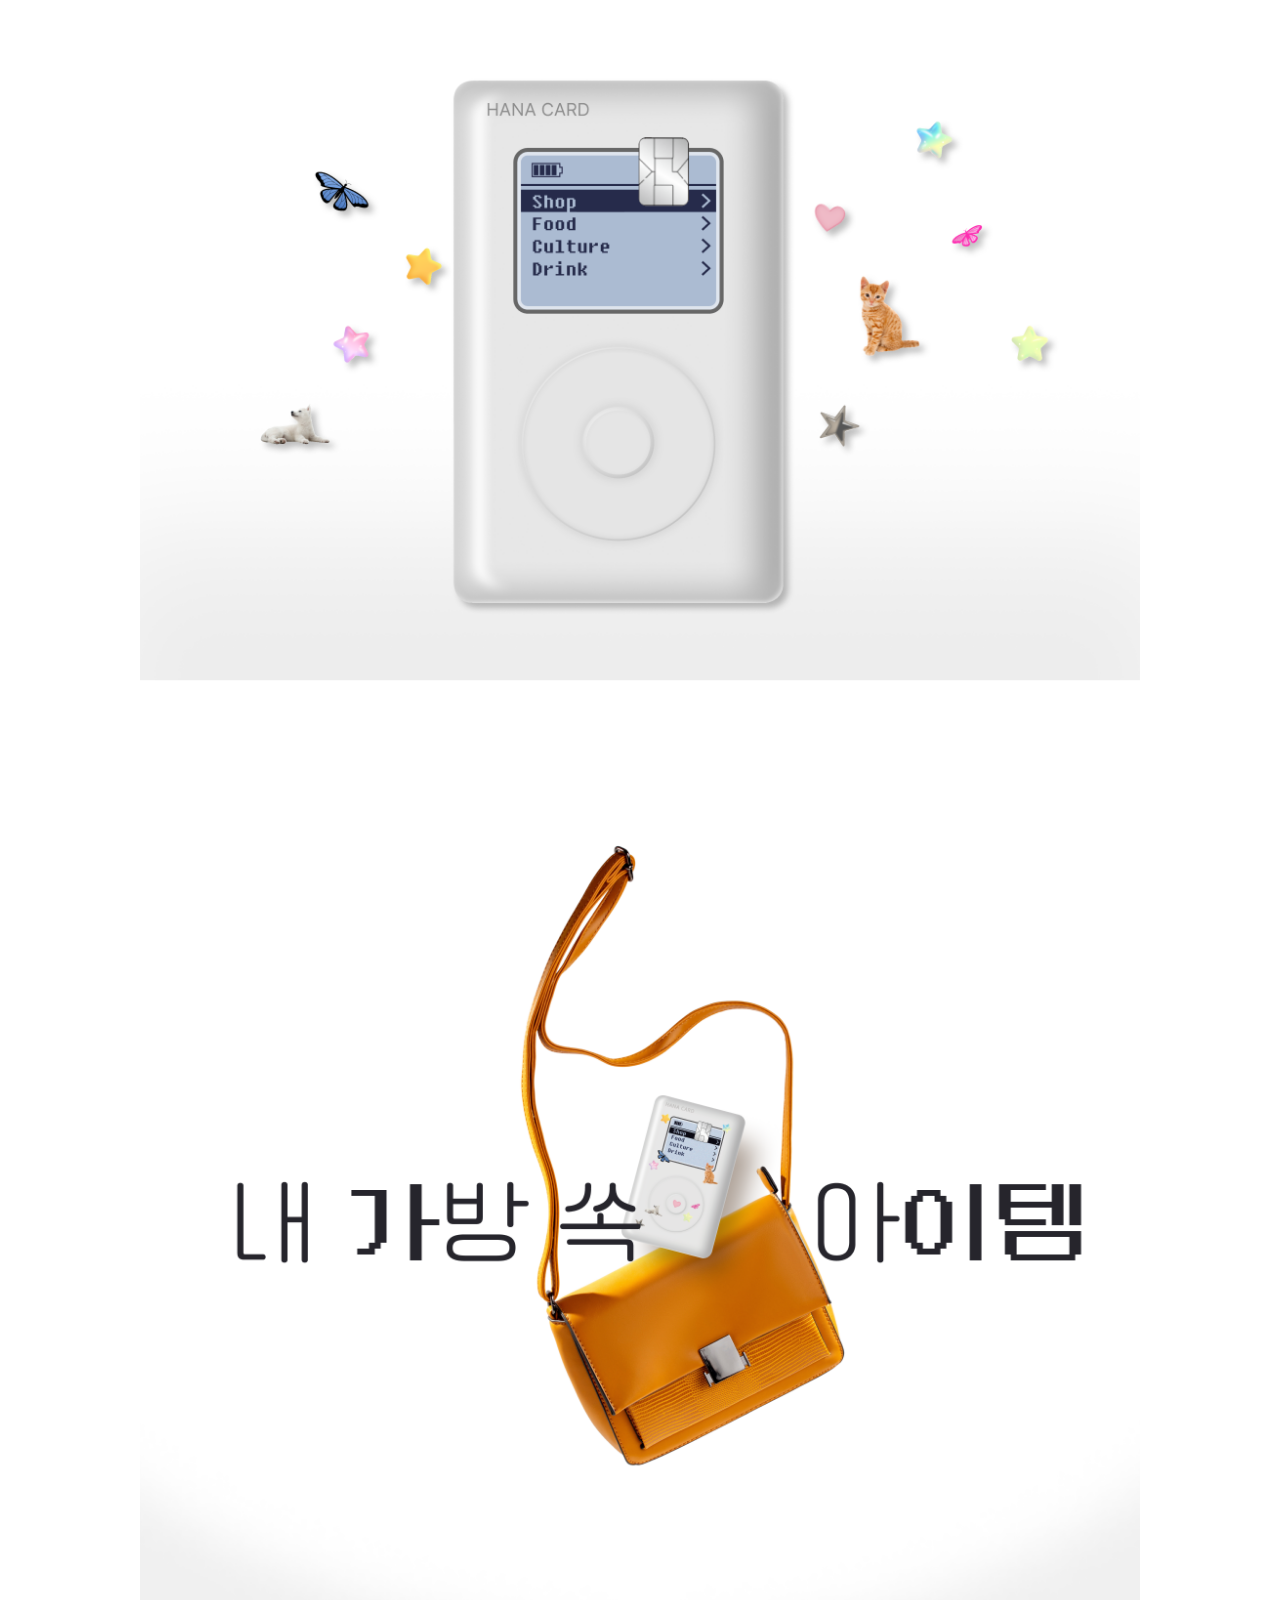
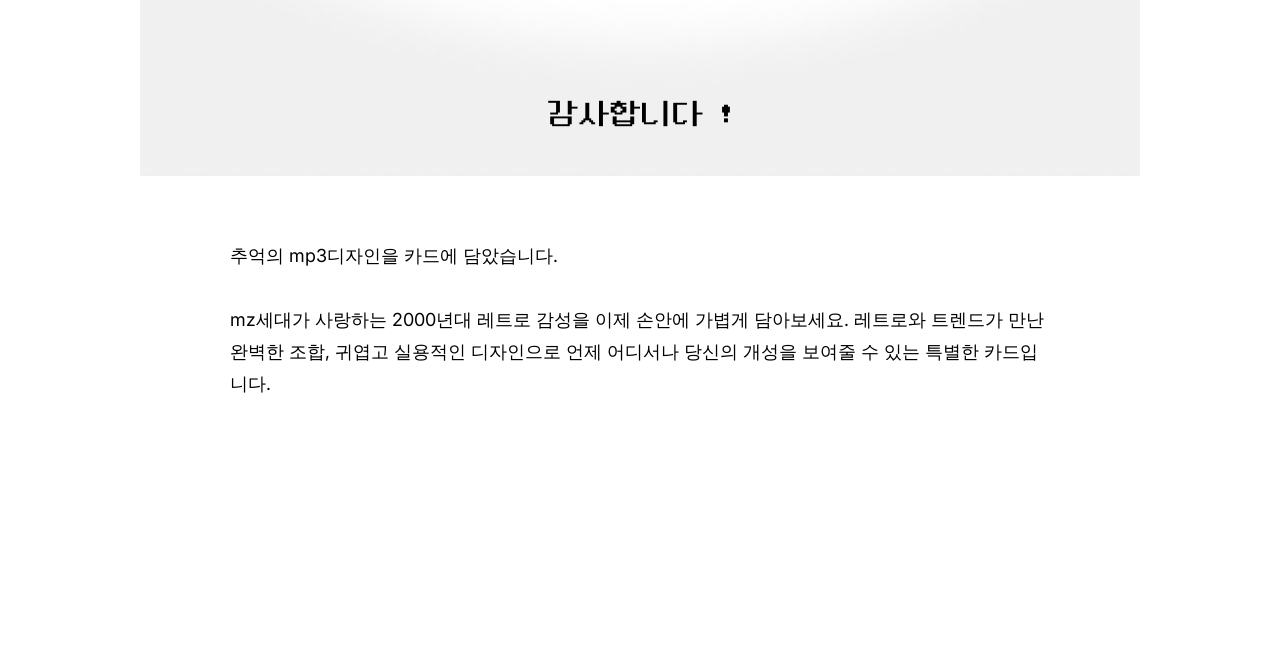
<file: single- card design.html>
<!DOCTYPE html>
<html lang="ko" class="no-js">

<head>

    <!--- basic page needs
    ================================================== -->
    <meta charset="utf-8">
    <meta name="viewport" content="width=device-width, initial-scale=1">
    <title>SA</title>

    <script>
        document.documentElement.classList.remove('no-js');
        document.documentElement.classList.add('js');
    </script>

    <!-- CSS
    ================================================== -->
    <link rel="stylesheet" href="css/vendor.css">
    <link rel="stylesheet" href="css/styles.css">

    <!-- favicons
    ================================================== -->
    <link rel="apple-touch-icon" sizes="180x180" href="apple-touch-icon.png">
    <link rel="icon" type="image/png" sizes="32x32" href="favicon-32x32.png">
    <link rel="icon" type="image/png" sizes="16x16" href="favicon-16x16.png">
    <link rel="manifest" href="site.webmanifest">

</head>

<body id="top">


    <!-- preloader
    ================================================== -->
    <div id="preloader">
        <div id="loader" class="dots-fade">
            <div></div>
            <div></div>
            <div></div>
        </div>
    </div>


    <!-- page wrap
    ================================================== -->
    <div id="page" class="s-pagewrap">


        <!-- # site header 
        ================================================== -->
        <header id="masthead" class="s-header">

            <div class="s-header__branding">
                <p class="site-title">
                    <a href="index.html" rel="home">Ji Sang A.</a>
                </p>
            </div>

            <nav class="s-header__nav-wrap">

                <h3 class="s-header__nav-heading">Navigate to</h3>

                <ul class="s-header__nav">
                    <li><a href="index.html" title="">Home</a></li>
                    <li class="has-children">
                        <a href="#0" title="" class="">Portfolio</a>
                        <ul class="sub-menu">
                            <li><a href="category-Design.html">Design</a></li>
                            <li><a href="category-Video.html">Video</a></li>

                        </ul>
                    </li>
                    <li><a href="styles.html" title="">About</a></li>

                </ul> <!-- end s-header__nav -->

            </nav> <!-- end s-header__nav-wrap -->

            <div class="s-header__search">

                <div class="s-header__search-inner">
                    <div class="row">

                        <form role="search" method="get" class="s-header__search-form" action="#">
                            <label>
                                <span class="u-screen-reader-text">Search for:</span>
                                <input type="search" class="s-header__search-field" placeholder="Search for..." value=""
                                    name="s" title="Search for:" autocomplete="off">
                            </label>
                            <input type="submit" class="s-header__search-submit" value="Search">
                        </form>

                        <a href="#0" title="Close Search" class="s-header__search-close">Close</a>

                    </div> <!-- end row -->
                </div> <!-- s-header__search-inner -->

            </div> <!-- end s-header__search -->

            <a class="s-header__menu-toggle" href="#0"><span>Menu</span></a>


        </header> <!-- end s-header -->


        <!-- # site-content
        ================================================== -->
        <div id="content" class="s-content s-content--blog">

            <div class="row entry-wrap">
                <div class="column lg-12">

                    <article class="entry format-standard">

                        <header class="entry__header">

                            <h1 class="entry__title">
                                Card Design
                            </h1>

                            <div class="entry__meta">
                                <div class="entry__meta-author">
                                    <svg width="24" height="24" fill="none" viewBox="0 0 24 24">
                                        <circle cx="12" cy="8" r="3.25" stroke="currentColor" stroke-linecap="round"
                                            stroke-linejoin="round" stroke-width="1.5"></circle>
                                        <path stroke="currentColor" stroke-linecap="round" stroke-linejoin="round"
                                            stroke-width="1.5"
                                            d="M6.8475 19.25H17.1525C18.2944 19.25 19.174 18.2681 18.6408 17.2584C17.8563 15.7731 16.068 14 12 14C7.93201 14 6.14367 15.7731 5.35924 17.2584C4.82597 18.2681 5.70558 19.25 6.8475 19.25Z">
                                        </path>
                                    </svg>
                                    <a href="#">Ji Sang A</a>
                                </div>
                                <div class="entry__meta-date">
                                    <svg width="24" height="24" fill="none" viewBox="0 0 24 24">
                                        <circle cx="12" cy="12" r="7.25" stroke="currentColor" stroke-width="1.5">
                                        </circle>
                                        <path stroke="currentColor" stroke-width="1.5" d="M12 8V12L14 14"></path>
                                    </svg>
                                    September 2024
                                </div>

                            </div>
                        </header>

                        <div class="entry__media">
                            <figure class="featured-image">
                                <img src="images/Card Design-m.png" srcset="images/Card Design-m.png 2400w, 
                                        images/Card Design-m.png 1200w, 
                                        images/Card Design-m.png 600w" sizes="(max-width: 2400px) 100vw, 2400px"
                                    alt="">
                            </figure>
                        </div>

                        <div class="content-primary">

                            <div class="entry__content">


                                <p>추억의 mp3디자인을 카드에 담았습니다.</p>
                                <p>mz세대가 사랑하는 2000년대 레트로 감성을 이제 손안에 가볍게 담아보세요.
                                    레트로와 트렌드가 만난 완벽한 조합, 귀엽고 실용적인 디자인으로
                                    언제 어디서나 당신의 개성을 보여줄 수 있는 특별한 카드입니다.</p>




                            </div> <!-- end entry-content -->


                        </div> <!-- end content-primary -->

                    </article> <!-- end entry -->

                    <!-- comments -->
                    <div class="comments-wrap">


                    </div>
                </div> <!-- end entry-wrap -->
                </section> <!-- end s-content -->


                <!-- # site-footer
        ================================================== -->


                <!-- Java Script
    ================================================== -->
                <script src="js/plugins.js"></script>
                <script src="js/main.js"></script>

</body>

</html>
</file>
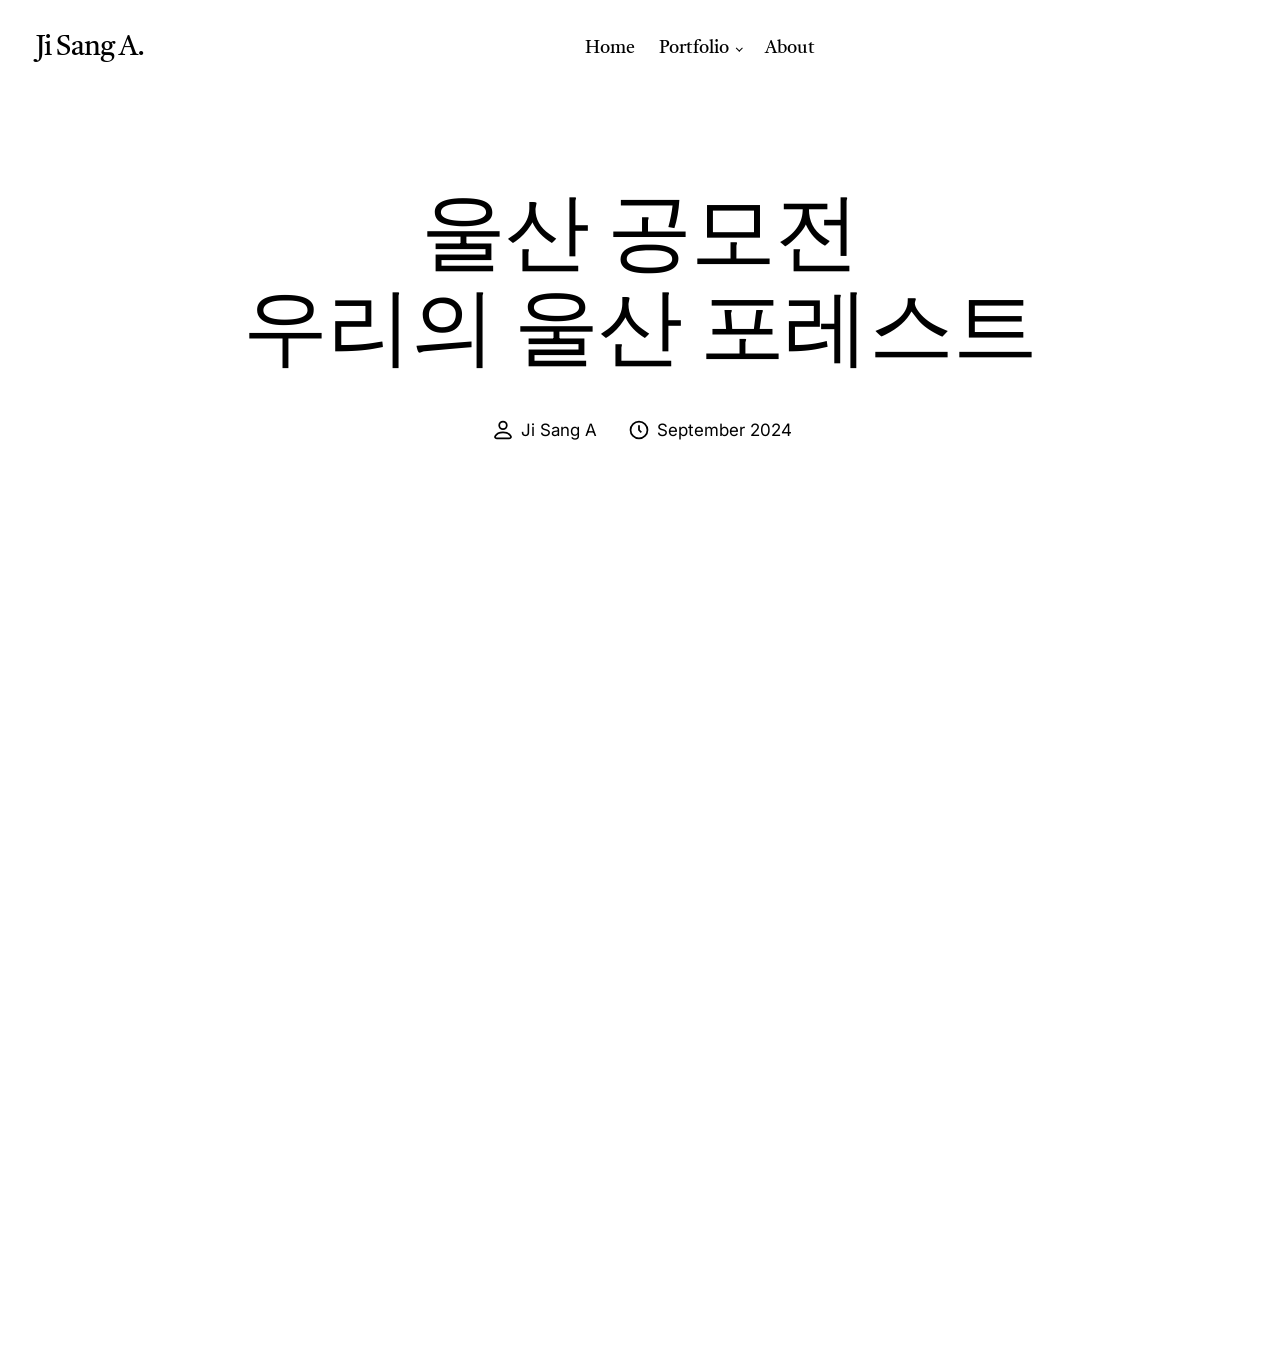
<file: single- trip.html>
<!DOCTYPE html>
<html lang="ko" class="no-js">

<head>

    <!--- basic page needs
    ================================================== -->
    <meta charset="utf-8">
    <meta name="viewport" content="width=device-width, initial-scale=1">
    <title>SA</title>

    <script>
        document.documentElement.classList.remove('no-js');
        document.documentElement.classList.add('js');
    </script>

    <!-- CSS
    ================================================== -->
    <link rel="stylesheet" href="css/vendor.css">
    <link rel="stylesheet" href="css/styles.css">

    <!-- favicons
    ================================================== -->
    <link rel="apple-touch-icon" sizes="180x180" href="apple-touch-icon.png">
    <link rel="icon" type="image/png" sizes="32x32" href="favicon-32x32.png">
    <link rel="icon" type="image/png" sizes="16x16" href="favicon-16x16.png">
    <link rel="manifest" href="site.webmanifest">

</head>

<body id="top">


    <!-- preloader
    ================================================== -->
    <div id="preloader">
        <div id="loader" class="dots-fade">
            <div></div>
            <div></div>
            <div></div>
        </div>
    </div>


    <!-- page wrap
    ================================================== -->
    <div id="page" class="s-pagewrap">


        <!-- # site header 
        ================================================== -->
        <header id="masthead" class="s-header">

            <div class="s-header__branding">
                <p class="site-title">
                    <a href="index.html" rel="home">Ji Sang A.</a>
                </p>
            </div>

            <nav class="s-header__nav-wrap">

                <h3 class="s-header__nav-heading">Navigate to</h3>

                <ul class="s-header__nav">
                    <li><a href="index.html" title="">Home</a></li>
                    <li class="has-children">
                        <a href="#0" title="" class="">Portfolio</a>
                        <ul class="sub-menu">
                            <li><a href="category-Design.html">Design</a></li>
                            <li><a href="category-Video.html">Video</a></li>

                        </ul>
                    </li>
                    <li><a href="styles.html" title="">About</a></li>

                </ul> <!-- end s-header__nav -->

            </nav> <!-- end s-header__nav-wrap -->

            <div class="s-header__search">

                <div class="s-header__search-inner">
                    <div class="row">

                        <form role="search" method="get" class="s-header__search-form" action="#">
                            <label>
                                <span class="u-screen-reader-text">Search for:</span>
                                <input type="search" class="s-header__search-field" placeholder="Search for..." value=""
                                    name="s" title="Search for:" autocomplete="off">
                            </label>
                            <input type="submit" class="s-header__search-submit" value="Search">
                        </form>

                        <a href="#0" title="Close Search" class="s-header__search-close">Close</a>

                    </div> <!-- end row -->
                </div> <!-- s-header__search-inner -->

            </div> <!-- end s-header__search -->

            <a class="s-header__menu-toggle" href="#0"><span>Menu</span></a>


        </header> <!-- end s-header -->


        <!-- # site-content
        ================================================== -->
        <div id="content" class="s-content s-content--blog">

            <div class="row entry-wrap">
                <div class="column lg-12">

                    <article class="entry format-standard">

                        <header class="entry__header">

                            <h1 class="entry__title">
                                울산 공모전 <br>우리의 울산 포레스트
                            </h1>

                            <div class="entry__meta">
                                <div class="entry__meta-author">
                                    <svg width="24" height="24" fill="none" viewBox="0 0 24 24">
                                        <circle cx="12" cy="8" r="3.25" stroke="currentColor" stroke-linecap="round"
                                            stroke-linejoin="round" stroke-width="1.5"></circle>
                                        <path stroke="currentColor" stroke-linecap="round" stroke-linejoin="round"
                                            stroke-width="1.5"
                                            d="M6.8475 19.25H17.1525C18.2944 19.25 19.174 18.2681 18.6408 17.2584C17.8563 15.7731 16.068 14 12 14C7.93201 14 6.14367 15.7731 5.35924 17.2584C4.82597 18.2681 5.70558 19.25 6.8475 19.25Z">
                                        </path>
                                    </svg>
                                    <a href="#">Ji Sang A</a>
                                </div>
                                <div class="entry__meta-date">
                                    <svg width="24" height="24" fill="none" viewBox="0 0 24 24">
                                        <circle cx="12" cy="12" r="7.25" stroke="currentColor" stroke-width="1.5">
                                        </circle>
                                        <path stroke="currentColor" stroke-width="1.5" d="M12 8V12L14 14"></path>
                                    </svg>
                                    September 2024
                                </div>

                            </div>
                        </header>

                        <div class="video_container">
                            <iframe width="560" height="315" src="https://www.youtube.com/embed/KYG7ybRrCbs"
                                title="YouTube video player" frameborder="0"
                                allow="accelerometer; autoplay; clipboard-write; encrypted-media; gyroscope; picture-in-picture; web-share"
                                referrerpolicy="strict-origin-when-cross-origin" allowfullscreen></iframe>
                        </div>

                        <div class="content-primary">

                            <div class="entry__content">







                            </div> <!-- end entry-content -->


                        </div> <!-- end content-primary -->

                    </article> <!-- end entry -->

                    <!-- comments -->
                    <div class="comments-wrap">


                    </div>
                </div> <!-- end entry-wrap -->
                </section> <!-- end s-content -->


                <!-- # site-footer
        ================================================== -->


                <!-- Java Script
    ================================================== -->
                <script src="js/plugins.js"></script>
                <script src="js/main.js"></script>

</body>

</html>
</file>
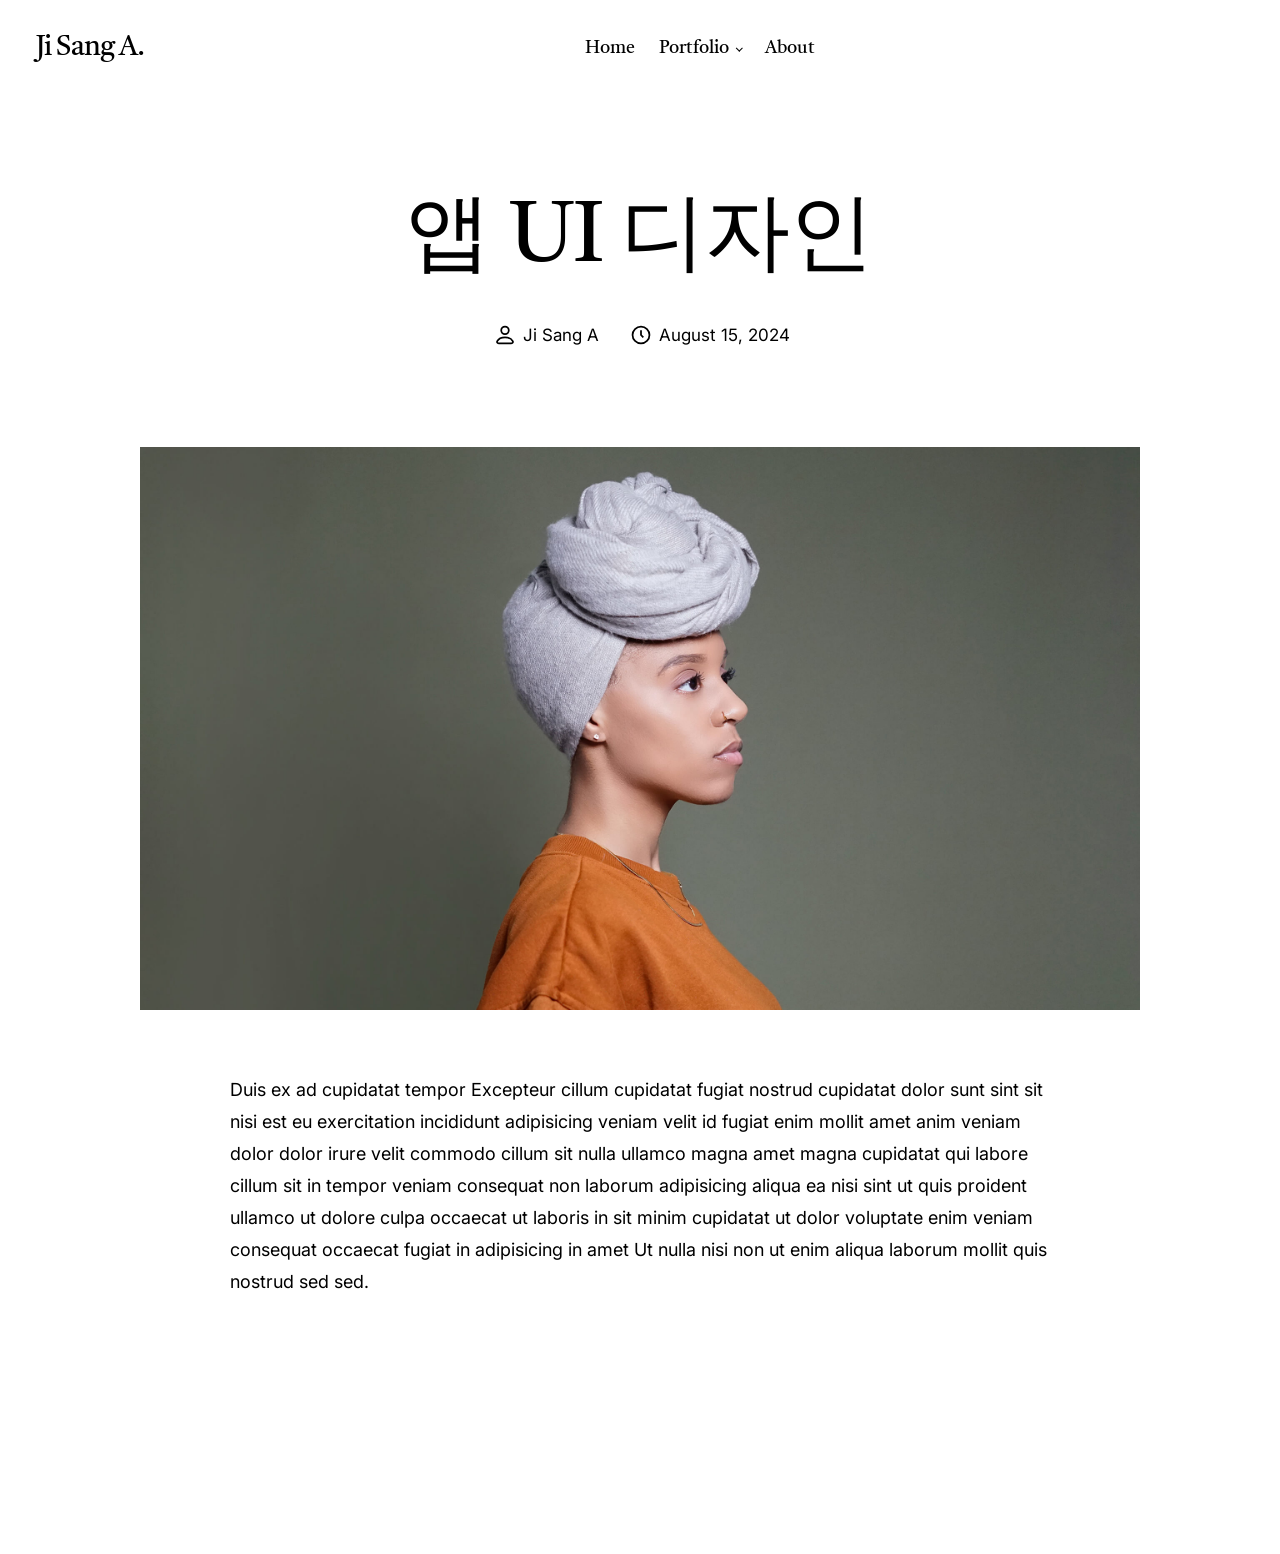
<file: single-standard.html>
<!DOCTYPE html>
<html lang="ko" class="no-js">

<head>

    <!--- basic page needs
    ================================================== -->
    <meta charset="utf-8">
    <meta name="viewport" content="width=device-width, initial-scale=1">
    <title>SA</title>

    <script>
        document.documentElement.classList.remove('no-js');
        document.documentElement.classList.add('js');
    </script>

    <!-- CSS
    ================================================== -->
    <link rel="stylesheet" href="css/vendor.css">
    <link rel="stylesheet" href="css/styles.css">

    <!-- favicons
    ================================================== -->
    <link rel="apple-touch-icon" sizes="180x180" href="apple-touch-icon.png">
    <link rel="icon" type="image/png" sizes="32x32" href="favicon-32x32.png">
    <link rel="icon" type="image/png" sizes="16x16" href="favicon-16x16.png">
    <link rel="manifest" href="site.webmanifest">

</head>

<body id="top">


    <!-- preloader
    ================================================== -->
    <div id="preloader">
        <div id="loader" class="dots-fade">
            <div></div>
            <div></div>
            <div></div>
        </div>
    </div>


    <!-- page wrap
    ================================================== -->
    <div id="page" class="s-pagewrap">


        <!-- # site header 
        ================================================== -->
        <header id="masthead" class="s-header">

            <div class="s-header__branding">
                <p class="site-title">
                    <a href="index.html" rel="home">Ji Sang A.</a>
                </p>
            </div>

            <nav class="s-header__nav-wrap">

                <h3 class="s-header__nav-heading">Navigate to</h3>

                <ul class="s-header__nav">
                    <li><a href="index.html" title="">Home</a></li>
                    <li class="has-children">
                        <a href="#0" title="" class="">Portfolio</a>
                        <ul class="sub-menu">
                            <li><a href="category-Design.html">Design</a></li>
                            <li><a href="category-Video.html">Video</a></li>
                        </ul>
                    </li>
                    <li><a href="styles.html" title="">About</a></li>

                </ul> <!-- end s-header__nav -->

            </nav> <!-- end s-header__nav-wrap -->

            <div class="s-header__search">

                <div class="s-header__search-inner">
                    <div class="row">

                        <form role="search" method="get" class="s-header__search-form" action="#">
                            <label>
                                <span class="u-screen-reader-text">Search for:</span>
                                <input type="search" class="s-header__search-field" placeholder="Search for..." value=""
                                    name="s" title="Search for:" autocomplete="off">
                            </label>
                            <input type="submit" class="s-header__search-submit" value="Search">
                        </form>

                        <a href="#0" title="Close Search" class="s-header__search-close">Close</a>

                    </div> <!-- end row -->
                </div> <!-- s-header__search-inner -->

            </div> <!-- end s-header__search -->

            <a class="s-header__menu-toggle" href="#0"><span>Menu</span></a>


        </header> <!-- end s-header -->


        <!-- # site-content
        ================================================== -->
        <div id="content" class="s-content s-content--blog">

            <div class="row entry-wrap">
                <div class="column lg-12">

                    <article class="entry format-standard">

                        <header class="entry__header">

                            <h1 class="entry__title">
                                앱 UI 디자인
                            </h1>

                            <div class="entry__meta">
                                <div class="entry__meta-author">
                                    <svg width="24" height="24" fill="none" viewBox="0 0 24 24">
                                        <circle cx="12" cy="8" r="3.25" stroke="currentColor" stroke-linecap="round"
                                            stroke-linejoin="round" stroke-width="1.5"></circle>
                                        <path stroke="currentColor" stroke-linecap="round" stroke-linejoin="round"
                                            stroke-width="1.5"
                                            d="M6.8475 19.25H17.1525C18.2944 19.25 19.174 18.2681 18.6408 17.2584C17.8563 15.7731 16.068 14 12 14C7.93201 14 6.14367 15.7731 5.35924 17.2584C4.82597 18.2681 5.70558 19.25 6.8475 19.25Z">
                                        </path>
                                    </svg>
                                    <a href="#">Ji Sang A</a>
                                </div>
                                <div class="entry__meta-date">
                                    <svg width="24" height="24" fill="none" viewBox="0 0 24 24">
                                        <circle cx="12" cy="12" r="7.25" stroke="currentColor" stroke-width="1.5">
                                        </circle>
                                        <path stroke="currentColor" stroke-width="1.5" d="M12 8V12L14 14"></path>
                                    </svg>
                                    August 15, 2024
                                </div>

                            </div>
                        </header>

                        <div class="entry__media">
                            <figure class="featured-image">
                                <img src="images/thumbs/single/standard-1200.jpg" srcset="images/thumbs/single/standard-2400.jpg 2400w, 
                                              images/thumbs/single/standard-1200.jpg 1200w, 
                                              images/thumbs/single/standard-600.jpg 600w"
                                    sizes="(max-width: 2400px) 100vw, 2400px" alt="">
                            </figure>
                        </div>

                        <div class="content-primary">

                            <div class="entry__content">

                                <p>
                                    Duis ex ad cupidatat tempor Excepteur cillum cupidatat fugiat nostrud cupidatat
                                    dolor
                                    sunt sint sit nisi est eu exercitation incididunt adipisicing veniam velit id fugiat
                                    enim mollit amet anim veniam dolor dolor irure velit commodo cillum sit nulla
                                    ullamco
                                    magna amet magna cupidatat qui labore cillum sit in tempor veniam consequat non
                                    laborum
                                    adipisicing aliqua ea nisi sint ut quis proident ullamco ut dolore culpa occaecat ut
                                    laboris in sit minim cupidatat ut dolor voluptate enim veniam consequat occaecat
                                    fugiat
                                    in adipisicing in amet Ut nulla nisi non ut enim aliqua laborum mollit quis nostrud
                                    sed sed.
                                </p>







                            </div> <!-- end entry-content -->


                        </div> <!-- end content-primary -->

                    </article> <!-- end entry -->

                    <!-- comments -->
                    <div class="comments-wrap">


                    </div>
                </div> <!-- end entry-wrap -->
                </section> <!-- end s-content -->


                <!-- # site-footer
        ================================================== -->


                <!-- Java Script
    ================================================== -->
                <script src="js/plugins.js"></script>
                <script src="js/main.js"></script>

</body>

</html>
</file>
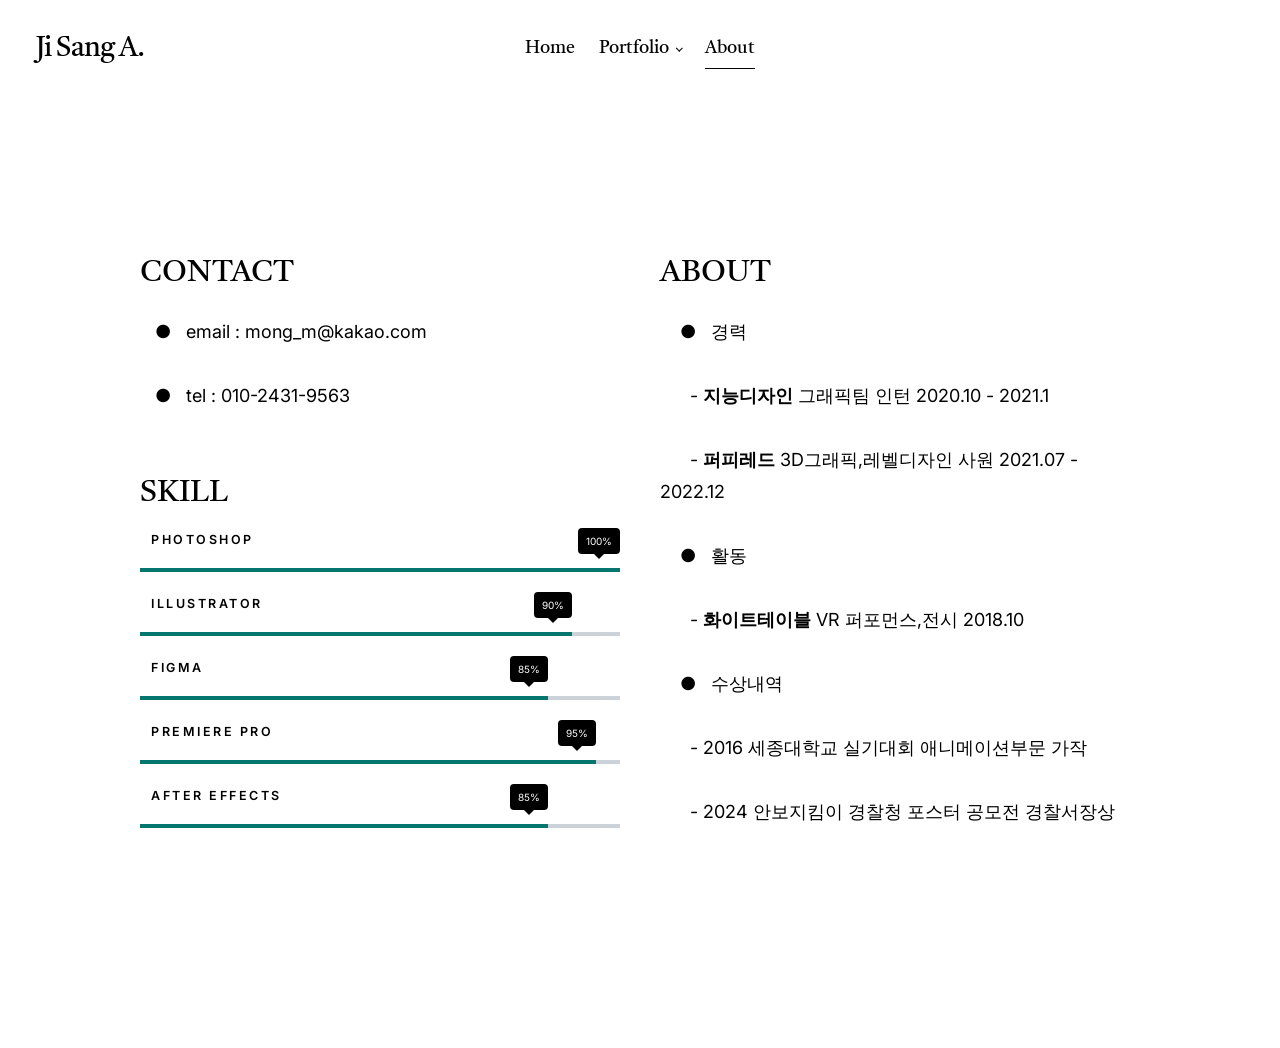
<file: styles.html>
<!DOCTYPE html>
<html lang="ko" class="no-js">

<head>

    <!--- basic page needs
    ================================================== -->
    <meta charset="utf-8">
    <meta name="viewport" content="width=device-width, initial-scale=1">
    <title>SA</title>

    <script>
        document.documentElement.classList.remove('no-js');
        document.documentElement.classList.add('js');
    </script>

    <!-- CSS
    ================================================== -->
    <link rel="stylesheet" href="css/vendor.css">
    <link rel="stylesheet" href="css/styles.css">

    <!-- favicons
    ================================================== -->
    <link rel="apple-touch-icon" sizes="180x180" href="apple-touch-icon.png">
    <link rel="icon" type="image/png" sizes="32x32" href="favicon-32x32.png">
    <link rel="icon" type="image/png" sizes="16x16" href="favicon-16x16.png">
    <link rel="manifest" href="site.webmanifest">

</head>

<body id="top">


    <!-- preloader
    ================================================== -->
    <div id="preloader">
        <div id="loader" class="dots-fade">
            <div></div>
            <div></div>
            <div></div>
        </div>
    </div>


    <!-- page wrap
    ================================================== -->
    <div id="page" class="s-pagewrap">


        <!-- # site header 
        ================================================== -->
        <header id="masthead" class="s-header">

            <div class="s-header__branding">
                <p class="site-title">
                    <a href="index.html" rel="home">Ji Sang A.</a>
                </p>
            </div>

            <div class="row s-header__navigation">

                <nav class="s-header__nav-wrap">

                    <h3 class="s-header__nav-heading">Navigate to</h3>

                    <ul class="s-header__nav">
                        <li><a href="index.html" title="">Home</a></li>
                        <li class="has-children">
                            <a href="#0" title="" class="">Portfolio</a>
                            <ul class="sub-menu">
                                <li><a href="category-Design.html">Design</a></li>
                                <li><a href="category-Video.html">Video</a></li>
                            </ul>
                        </li>
                        <li class="current-menu-item"><a href="styles.html" title="">About</a></li>

                    </ul> <!-- end s-header__nav -->

                </nav> <!-- end s-header__nav-wrap -->

            </div> <!-- end s-header__navigation -->

            <div class="s-header__search">

                <div class="s-header__search-inner">
                    <div class="row">

                        <form role="search" method="get" class="s-header__search-form" action="#">
                            <label>
                                <span class="u-screen-reader-text">Search for:</span>
                                <input type="search" class="s-header__search-field" placeholder="Search for..." value=""
                                    name="s" title="Search for:" autocomplete="off">
                            </label>
                            <input type="submit" class="s-header__search-submit" value="Search">
                        </form>

                        <a href="#0" title="Close Search" class="s-header__search-close">Close</a>

                    </div> <!-- end row -->
                </div> <!-- s-header__search-inner -->

            </div> <!-- end s-header__search -->

            <a class="s-header__menu-toggle" href="#0"><span>Menu</span></a>


        </header> <!-- end s-header -->


        <!-- # site-content
        ================================================== -->
        <div id="content" class="s-content s-content--page">

            <div class="row entry-wrap">
                <div class="column lg-12">

                    <article class="entry">




                        <div class="row">

                            <div class="column lg-6 tab-12">


                                <h3>CONTACT</h3>

                                <p> &nbsp&nbsp ● &nbsp email : mong_m@kakao.com</p>
                                <p> &nbsp&nbsp ● &nbsp tel : 010-2431-9563</p>

                                <ul class="skill-bars">

                                    <h3>SKILL</h3>

                                    <br>
                                    <li>
                                        <div class="progress percent100"><span>100%</span></div>
                                        <strong> &nbsp Photoshop</strong>
                                    </li>
                                    <li>
                                        <div class="progress percent90"><span>90%</span></div>
                                        <strong>&nbsp Illustrator</strong>
                                    </li>
                                    <li>
                                        <div class="progress percent85"><span>85%</span></div>
                                        <strong>&nbsp Figma</strong>
                                    </li>
                                    <li>
                                        <div class="progress percent95"><span>95%</span></div>
                                        <strong>&nbsp premiere pro</strong>
                                    </li>
                                    <li>
                                        <div class="progress percent85"><span>85%</span></div>
                                        <strong>&nbsp after effects</strong>
                                    </li>

                                </ul>


                            </div>

                            <div class="column lg-6 tab-12">

                                <h3>ABOUT</h3>


                                <p>
                                    &nbsp &nbsp ● &nbsp 경력
                                    <p> &nbsp&nbsp&nbsp&nbsp&nbsp - <strong>지능디자인</strong> 그래픽팀 인턴 2020.10 - 2021.1  </p>
                                    <p> &nbsp&nbsp&nbsp&nbsp&nbsp - <strong>퍼피레드</strong> 3D그래픽,레벨디자인 사원 2021.07 - 2022.12  </p>
                                    

                                </p>

                                <p>
                                    &nbsp &nbsp ● &nbsp 활동
                                    <p> &nbsp&nbsp&nbsp&nbsp&nbsp - <strong>화이트테이블</strong> VR 퍼포먼스,전시  2018.10 </p>
                                    


                                </p>
                                <p>
                                    &nbsp &nbsp ● &nbsp 수상내역
                                    <p> &nbsp&nbsp&nbsp&nbsp&nbsp - 2016 세종대학교 실기대회 애니메이션부문 가작 </p>
                                    <p> &nbsp&nbsp&nbsp&nbsp&nbsp - 2024 안보지킴이 경찰청 포스터 공모전 경찰서장상 </p>
                                    
                                    


                                </p>

                            </div>

                        </div> <!-- end row -->



                            <script src="js/plugins.js"></script>
                            <script src="js/main.js"></script>

</body>

</html>
</file>
<file: css/vendor.css>
/* ===================================================================
 * Spurgeon Third-party Stylesheets
 * Template Ver. 1.0.0
 * 08-16-2021
 * -------------------------------------------------------------------
 *
 * TOC:
 * # PrismJS
 * # Swiper 
 *
 * ------------------------------------------------------------------- */


/* ===================================================================
 * # PrismJS 1.20.0
 *   https://prismjs.com/download.html#themes=prism-okaidia&languages=markup+css+clike+javascript+markup-templating+php 
 *   
 *   okaidia theme for JavaScript, CSS and HTML
 *   Loosely based on Monokai textmate theme by http://www.monokai.nl/
 *   @author ocodia
 * ------------------------------------------------------------------- */
code[class*="language-"],
pre[class*="language-"] {
    color: #f8f8f2;
    background: none;
    text-shadow: 0 1px rgba(0, 0, 0, 0.3);
    font-family: var(--font-mono);
    font-size: calc(var(--text-size) * 0.9444);
    text-align: left;
    white-space: pre;
    word-spacing: normal;
    word-break: normal;
    word-wrap: normal;
    line-height: var(--vspace-1);
    -moz-tab-size: 4;
    -o-tab-size: 4;
    tab-size: 4;
    -webkit-hyphens: none;
    -moz-hyphens: none;
    -ms-hyphens: none;
    hyphens: none;
}

/* Code blocks */
pre[class*="language-"] {
    padding: var(--vspace-0_5) 0 var(--vspace-1);
    margin: var(--vspace-1) 0;
    overflow: auto;
}

:not(pre)>code[class*="language-"],
pre[class*="language-"] {
    background: #272822;
}

/* Inline code */
:not(pre)>code[class*="language-"] {
    padding: .1em;
    white-space: normal;
}

.token.comment,
.token.prolog,
.token.doctype,
.token.cdata {
    color: slategray;
}

.token.punctuation {
    color: #f8f8f2;
}

.token.namespace {
    opacity: .7;
}

.token.property,
.token.tag,
.token.constant,
.token.symbol,
.token.deleted {
    color: #f92672;
}

.token.boolean,
.token.number {
    color: #ae81ff;
}

.token.selector,
.token.attr-name,
.token.string,
.token.char,
.token.builtin,
.token.inserted {
    color: #a6e22e;
}

.token.operator,
.token.entity,
.token.url,
.language-css .token.string,
.style .token.string,
.token.variable {
    color: #f8f8f2;
}

.token.atrule,
.token.attr-value,
.token.function,
.token.class-name {
    color: #e6db74;
}

.token.keyword {
    color: #66d9ef;
}

.token.regex,
.token.important {
    color: #fd971f;
}

.token.important,
.token.bold {
    font-weight: bold;
}

.token.italic {
    font-style: italic;
}

.token.entity {
    cursor: help;
}


/* ===================================================================
 * # Swiper 6.4.5
 *   Most modern mobile touch slider and framework with hardware accelerated transitions
 *   https://swiperjs.com
 *
 *   Copyright 2014-2020 Vladimir Kharlampidi
 *
 *   Released under the MIT License
 *
 *   Released on: December 18, 2020
 * ------------------------------------------------------------------- */
@font-face {
    font-family: "swiper-icons";
    src: url("data:application/font-woff;charset=utf-8;base64, [base64]//wADZ2x5ZgAAAywAAADMAAAD2MHtryVoZWFkAAABbAAAADAAAAA2E2+eoWhoZWEAAAGcAAAAHwAAACQC9gDzaG10eAAAAigAAAAZAAAArgJkABFsb2NhAAAC0AAAAFoAAABaFQAUGG1heHAAAAG8AAAAHwAAACAAcABAbmFtZQAAA/gAAAE5AAACXvFdBwlwb3N0AAAFNAAAAGIAAACE5s74hXjaY2BkYGAAYpf5Hu/j+W2+MnAzMYDAzaX6QjD6/4//Bxj5GA8AuRwMYGkAPywL13jaY2BkYGA88P8Agx4j+/8fQDYfA1AEBWgDAIB2BOoAeNpjYGRgYNBh4GdgYgABEMnIABJzYNADCQAACWgAsQB42mNgYfzCOIGBlYGB0YcxjYGBwR1Kf2WQZGhhYGBiYGVmgAFGBiQQkOaawtDAoMBQxXjg/wEGPcYDDA4wNUA2CCgwsAAAO4EL6gAAeNpj2M0gyAACqxgGNWBkZ2D4/wMA+xkDdgAAAHjaY2BgYGaAYBkGRgYQiAHyGMF8FgYHIM3DwMHABGQrMOgyWDLEM1T9/w8UBfEMgLzE////P/5//f/V/xv+r4eaAAeMbAxwIUYmIMHEgKYAYjUcsDAwsLKxc3BycfPw8jEQA/[base64]/uznmfPFBNODM2K7MTQ45YEAZqGP81AmGGcF3iPqOop0r1SPTaTbVkfUe4HXj97wYE+yNwWYxwWu4v1ugWHgo3S1XdZEVqWM7ET0cfnLGxWfkgR42o2PvWrDMBSFj/IHLaF0zKjRgdiVMwScNRAoWUoH78Y2icB/yIY09An6AH2Bdu/UB+yxopYshQiEvnvu0dURgDt8QeC8PDw7Fpji3fEA4z/PEJ6YOB5hKh4dj3EvXhxPqH/SKUY3rJ7srZ4FZnh1PMAtPhwP6fl2PMJMPDgeQ4rY8YT6Gzao0eAEA409DuggmTnFnOcSCiEiLMgxCiTI6Cq5DZUd3Qmp10vO0LaLTd2cjN4fOumlc7lUYbSQcZFkutRG7g6JKZKy0RmdLY680CDnEJ+UMkpFFe1RN7nxdVpXrC4aTtnaurOnYercZg2YVmLN/d/gczfEimrE/fs/bOuq29Zmn8tloORaXgZgGa78yO9/cnXm2BpaGvq25Dv9S4E9+5SIc9PqupJKhYFSSl47+Qcr1mYNAAAAeNptw0cKwkAAAMDZJA8Q7OUJvkLsPfZ6zFVERPy8qHh2YER+3i/BP83vIBLLySsoKimrqKqpa2hp6+jq6RsYGhmbmJqZSy0sraxtbO3sHRydnEMU4uR6yx7JJXveP7WrDycAAAAAAAH//wACeNpjYGRgYOABYhkgZgJCZgZNBkYGLQZtIJsFLMYAAAw3ALgAeNolizEKgDAQBCchRbC2sFER0YD6qVQiBCv/H9ezGI6Z5XBAw8CBK/m5iQQVauVbXLnOrMZv2oLdKFa8Pjuru2hJzGabmOSLzNMzvutpB3N42mNgZGBg4GKQYzBhYMxJLMlj4GBgAYow/P/PAJJhLM6sSoWKfWCAAwDAjgbRAAB42mNgYGBkAIIbCZo5IPrmUn0hGA0AO8EFTQAA") format("woff");
    font-weight: 400;
    font-style: normal;
}

:root {
    --swiper-theme-color: #007aff;
}

.swiper-container {
    margin-left: auto;
    margin-right: auto;
    position: relative;
    overflow: hidden;
    list-style: none;
    padding: 0;
    /* Fix of Webkit flickering */
    z-index: 1;
}

.swiper-container-vertical>.swiper-wrapper {
    flex-direction: column;
}

.swiper-wrapper {
    position: relative;
    width: 100%;
    height: 100%;
    z-index: 1;
    display: flex;
    transition-property: transform;
    box-sizing: content-box;
}

.swiper-container-android .swiper-slide,
.swiper-wrapper {
    transform: translate3d(0px, 0, 0);
}

.swiper-container-multirow>.swiper-wrapper {
    flex-wrap: wrap;
}

.swiper-container-multirow-column>.swiper-wrapper {
    flex-wrap: wrap;
    flex-direction: column;
}

.swiper-container-free-mode>.swiper-wrapper {
    transition-timing-function: ease-out;
    margin: 0 auto;
}

.swiper-slide {
    flex-shrink: 0;
    width: 100%;
    height: 100%;
    position: relative;
    transition-property: transform;
}

.swiper-slide-invisible-blank {
    visibility: hidden;
}

/* Auto Height */
.swiper-container-autoheight,
.swiper-container-autoheight .swiper-slide {
    height: auto;
}

.swiper-container-autoheight .swiper-wrapper {
    align-items: flex-start;
    transition-property: transform, height;
}

/* 3D Effects */
.swiper-container-3d {
    perspective: 1200px;
}

.swiper-container-3d .swiper-wrapper,
.swiper-container-3d .swiper-slide,
.swiper-container-3d .swiper-slide-shadow-left,
.swiper-container-3d .swiper-slide-shadow-right,
.swiper-container-3d .swiper-slide-shadow-top,
.swiper-container-3d .swiper-slide-shadow-bottom,
.swiper-container-3d .swiper-cube-shadow {
    transform-style: preserve-3d;
}

.swiper-container-3d .swiper-slide-shadow-left,
.swiper-container-3d .swiper-slide-shadow-right,
.swiper-container-3d .swiper-slide-shadow-top,
.swiper-container-3d .swiper-slide-shadow-bottom {
    position: absolute;
    left: 0;
    top: 0;
    width: 100%;
    height: 100%;
    pointer-events: none;
    z-index: 10;
}

.swiper-container-3d .swiper-slide-shadow-left {
    background-image: linear-gradient(to left, rgba(0, 0, 0, 0.5), rgba(0, 0, 0, 0));
}

.swiper-container-3d .swiper-slide-shadow-right {
    background-image: linear-gradient(to right, rgba(0, 0, 0, 0.5), rgba(0, 0, 0, 0));
}

.swiper-container-3d .swiper-slide-shadow-top {
    background-image: linear-gradient(to top, rgba(0, 0, 0, 0.5), rgba(0, 0, 0, 0));
}

.swiper-container-3d .swiper-slide-shadow-bottom {
    background-image: linear-gradient(to bottom, rgba(0, 0, 0, 0.5), rgba(0, 0, 0, 0));
}

/* CSS Mode */
.swiper-container-css-mode>.swiper-wrapper {
    overflow: auto;
    scrollbar-width: none;
    /* For Firefox */
    -ms-overflow-style: none;
    /* For Internet Explorer and Edge */
}

.swiper-container-css-mode>.swiper-wrapper::-webkit-scrollbar {
    display: none;
}

.swiper-container-css-mode>.swiper-wrapper>.swiper-slide {
    scroll-snap-align: start start;
}

.swiper-container-horizontal.swiper-container-css-mode>.swiper-wrapper {
    scroll-snap-type: x mandatory;
}

.swiper-container-vertical.swiper-container-css-mode>.swiper-wrapper {
    scroll-snap-type: y mandatory;
}

:root {
    --swiper-navigation-size: 44px;
    /*
    --swiper-navigation-color  : var(--swiper-theme-color);
    */
}

.swiper-button-prev,
.swiper-button-next {
    position: absolute;
    top: 50%;
    width: calc(var(--swiper-navigation-size) / 44 * 27);
    height: var(--swiper-navigation-size);
    margin-top: calc(-1 * var(--swiper-navigation-size) / 2);
    z-index: 10;
    cursor: pointer;
    display: flex;
    align-items: center;
    justify-content: center;
    color: var(--swiper-navigation-color, var(--swiper-theme-color));
}

.swiper-button-prev.swiper-button-disabled,
.swiper-button-next.swiper-button-disabled {
    opacity: 0.35;
    cursor: auto;
    pointer-events: none;
}

.swiper-button-prev:after,
.swiper-button-next:after {
    font-family: swiper-icons;
    font-size: var(--swiper-navigation-size);
    text-transform: none !important;
    letter-spacing: 0;
    text-transform: none;
    font-variant: initial;
    line-height: 1;
}

.swiper-button-prev,
.swiper-container-rtl .swiper-button-next {
    left: 10px;
    right: auto;
}

.swiper-button-prev:after,
.swiper-container-rtl .swiper-button-next:after {
    content: "prev";
}

.swiper-button-next,
.swiper-container-rtl .swiper-button-prev {
    right: 10px;
    left: auto;
}

.swiper-button-next:after,
.swiper-container-rtl .swiper-button-prev:after {
    content: "next";
}

.swiper-button-prev.swiper-button-white,
.swiper-button-next.swiper-button-white {
    --swiper-navigation-color: #ffffff;
}

.swiper-button-prev.swiper-button-black,
.swiper-button-next.swiper-button-black {
    --swiper-navigation-color: #000000;
}

.swiper-button-lock {
    display: none;
}

:root {
    /*
    --swiper-pagination-color: var(--swiper-theme-color);
    */
}

.swiper-pagination {
    position: absolute;
    text-align: center;
    transition: 300ms opacity;
    transform: translate3d(0, 0, 0);
    z-index: 10;
}

.swiper-pagination.swiper-pagination-hidden {
    opacity: 0;
}

/* Common Styles */
.swiper-pagination-fraction,
.swiper-pagination-custom,
.swiper-container-horizontal>.swiper-pagination-bullets {
    bottom: 10px;
    left: 0;
    width: 100%;
}

/* Bullets */
.swiper-pagination-bullets-dynamic {
    overflow: hidden;
    font-size: 0;
}

.swiper-pagination-bullets-dynamic .swiper-pagination-bullet {
    transform: scale(0.33);
    position: relative;
}

.swiper-pagination-bullets-dynamic .swiper-pagination-bullet-active {
    transform: scale(1);
}

.swiper-pagination-bullets-dynamic .swiper-pagination-bullet-active-main {
    transform: scale(1);
}

.swiper-pagination-bullets-dynamic .swiper-pagination-bullet-active-prev {
    transform: scale(0.66);
}

.swiper-pagination-bullets-dynamic .swiper-pagination-bullet-active-prev-prev {
    transform: scale(0.33);
}

.swiper-pagination-bullets-dynamic .swiper-pagination-bullet-active-next {
    transform: scale(0.66);
}

.swiper-pagination-bullets-dynamic .swiper-pagination-bullet-active-next-next {
    transform: scale(0.33);
}

.swiper-pagination-bullet {
    width: 8px;
    height: 8px;
    display: inline-block;
    border-radius: 100%;
    background: #000;
    opacity: 0.2;
}

button.swiper-pagination-bullet {
    border: none;
    margin: 0;
    padding: 0;
    box-shadow: none;
    -webkit-appearance: none;
    -moz-appearance: none;
    appearance: none;
}

.swiper-pagination-clickable .swiper-pagination-bullet {
    cursor: pointer;
}

.swiper-pagination-bullet-active {
    opacity: 1;
    background: var(--swiper-pagination-color, var(--swiper-theme-color));
}

.swiper-container-vertical>.swiper-pagination-bullets {
    right: 10px;
    top: 50%;
    transform: translate3d(0px, -50%, 0);
}

.swiper-container-vertical>.swiper-pagination-bullets .swiper-pagination-bullet {
    margin: 6px 0;
    display: block;
}

.swiper-container-vertical>.swiper-pagination-bullets.swiper-pagination-bullets-dynamic {
    top: 50%;
    transform: translateY(-50%);
    width: 8px;
}

.swiper-container-vertical>.swiper-pagination-bullets.swiper-pagination-bullets-dynamic .swiper-pagination-bullet {
    display: inline-block;
    transition: 200ms transform, 200ms top;
}

.swiper-container-horizontal>.swiper-pagination-bullets .swiper-pagination-bullet {
    margin: 0 4px;
}

.swiper-container-horizontal>.swiper-pagination-bullets.swiper-pagination-bullets-dynamic {
    left: 50%;
    transform: translateX(-50%);
    white-space: nowrap;
}

.swiper-container-horizontal>.swiper-pagination-bullets.swiper-pagination-bullets-dynamic .swiper-pagination-bullet {
    transition: 200ms transform, 200ms left;
}

.swiper-container-horizontal.swiper-container-rtl>.swiper-pagination-bullets-dynamic .swiper-pagination-bullet {
    transition: 200ms transform, 200ms right;
}

/* Progress */
.swiper-pagination-progressbar {
    background: rgba(0, 0, 0, 0.25);
    position: absolute;
}

.swiper-pagination-progressbar .swiper-pagination-progressbar-fill {
    background: var(--swiper-pagination-color, var(--swiper-theme-color));
    position: absolute;
    left: 0;
    top: 0;
    width: 100%;
    height: 100%;
    transform: scale(0);
    transform-origin: left top;
}

.swiper-container-rtl .swiper-pagination-progressbar .swiper-pagination-progressbar-fill {
    transform-origin: right top;
}

.swiper-container-horizontal>.swiper-pagination-progressbar,
.swiper-container-vertical>.swiper-pagination-progressbar.swiper-pagination-progressbar-opposite {
    width: 100%;
    height: 4px;
    left: 0;
    top: 0;
}

.swiper-container-vertical>.swiper-pagination-progressbar,
.swiper-container-horizontal>.swiper-pagination-progressbar.swiper-pagination-progressbar-opposite {
    width: 4px;
    height: 100%;
    left: 0;
    top: 0;
}

.swiper-pagination-white {
    --swiper-pagination-color: #ffffff;
}

.swiper-pagination-black {
    --swiper-pagination-color: #000000;
}

.swiper-pagination-lock {
    display: none;
}

/* Scrollbar */
.swiper-scrollbar {
    border-radius: 10px;
    position: relative;
    -ms-touch-action: none;
    background: rgba(0, 0, 0, 0.1);
}

.swiper-container-horizontal>.swiper-scrollbar {
    position: absolute;
    left: 1%;
    bottom: 3px;
    z-index: 50;
    height: 5px;
    width: 98%;
}

.swiper-container-vertical>.swiper-scrollbar {
    position: absolute;
    right: 3px;
    top: 1%;
    z-index: 50;
    width: 5px;
    height: 98%;
}

.swiper-scrollbar-drag {
    height: 100%;
    width: 100%;
    position: relative;
    background: rgba(0, 0, 0, 0.5);
    border-radius: 10px;
    left: 0;
    top: 0;
}

.swiper-scrollbar-cursor-drag {
    cursor: move;
}

.swiper-scrollbar-lock {
    display: none;
}

.swiper-zoom-container {
    width: 100%;
    height: 100%;
    display: flex;
    justify-content: center;
    align-items: center;
    text-align: center;
}

.swiper-zoom-container>img,
.swiper-zoom-container>svg,
.swiper-zoom-container>canvas {
    max-width: 100%;
    max-height: 100%;
    object-fit: contain;
}

.swiper-slide-zoomed {
    cursor: move;
}

/* Preloader */
:root {
    /*
    --swiper-preloader-color: var(--swiper-theme-color);
    */
}

.swiper-lazy-preloader {
    width: 42px;
    height: 42px;
    position: absolute;
    left: 50%;
    top: 50%;
    margin-left: -21px;
    margin-top: -21px;
    z-index: 10;
    transform-origin: 50%;
    animation: swiper-preloader-spin 1s infinite linear;
    box-sizing: border-box;
    border: 4px solid var(--swiper-preloader-color, var(--swiper-theme-color));
    border-radius: 50%;
    border-top-color: transparent;
}

.swiper-lazy-preloader-white {
    --swiper-preloader-color: #fff;
}

.swiper-lazy-preloader-black {
    --swiper-preloader-color: #000;
}

@keyframes swiper-preloader-spin {
    100% {
        transform: rotate(360deg);
    }
}

/* a11y */
.swiper-container .swiper-notification {
    position: absolute;
    left: 0;
    top: 0;
    pointer-events: none;
    opacity: 0;
    z-index: -1000;
}

.swiper-container-fade.swiper-container-free-mode .swiper-slide {
    transition-timing-function: ease-out;
}

.swiper-container-fade .swiper-slide {
    pointer-events: none;
    transition-property: opacity;
}

.swiper-container-fade .swiper-slide .swiper-slide {
    pointer-events: none;
}

.swiper-container-fade .swiper-slide-active,
.swiper-container-fade .swiper-slide-active .swiper-slide-active {
    pointer-events: auto;
}

.swiper-container-cube {
    overflow: visible;
}

.swiper-container-cube .swiper-slide {
    pointer-events: none;
    -webkit-backface-visibility: hidden;
    backface-visibility: hidden;
    z-index: 1;
    visibility: hidden;
    transform-origin: 0 0;
    width: 100%;
    height: 100%;
}

.swiper-container-cube .swiper-slide .swiper-slide {
    pointer-events: none;
}

.swiper-container-cube.swiper-container-rtl .swiper-slide {
    transform-origin: 100% 0;
}

.swiper-container-cube .swiper-slide-active,
.swiper-container-cube .swiper-slide-active .swiper-slide-active {
    pointer-events: auto;
}

.swiper-container-cube .swiper-slide-active,
.swiper-container-cube .swiper-slide-next,
.swiper-container-cube .swiper-slide-prev,
.swiper-container-cube .swiper-slide-next+.swiper-slide {
    pointer-events: auto;
    visibility: visible;
}

.swiper-container-cube .swiper-slide-shadow-top,
.swiper-container-cube .swiper-slide-shadow-bottom,
.swiper-container-cube .swiper-slide-shadow-left,
.swiper-container-cube .swiper-slide-shadow-right {
    z-index: 0;
    -webkit-backface-visibility: hidden;
    backface-visibility: hidden;
}

.swiper-container-cube .swiper-cube-shadow {
    position: absolute;
    left: 0;
    bottom: 0px;
    width: 100%;
    height: 100%;
    background: #000;
    opacity: 0.6;
    -webkit-filter: blur(50px);
    filter: blur(50px);
    z-index: 0;
}

.swiper-container-flip {
    overflow: visible;
}

.swiper-container-flip .swiper-slide {
    pointer-events: none;
    -webkit-backface-visibility: hidden;
    backface-visibility: hidden;
    z-index: 1;
}

.swiper-container-flip .swiper-slide .swiper-slide {
    pointer-events: none;
}

.swiper-container-flip .swiper-slide-active,
.swiper-container-flip .swiper-slide-active .swiper-slide-active {
    pointer-events: auto;
}

.swiper-container-flip .swiper-slide-shadow-top,
.swiper-container-flip .swiper-slide-shadow-bottom,
.swiper-container-flip .swiper-slide-shadow-left,
.swiper-container-flip .swiper-slide-shadow-right {
    z-index: 0;
    -webkit-backface-visibility: hidden;
    backface-visibility: hidden;
}
</file>
<file: css/styles.css>
/* =================================================================== 
 * Spurgeon Main Stylesheet
 * Template Ver. 1.0.0
 * 08-15-2021
 * ------------------------------------------------------------------
 *
 * TOC:
 * # SETTINGS
 *      ## fonts
 *      ## colors
 *      ## spacing and typescale
 *      ## grid variables
 * # NORMALIZE
 * # BASE SETUP
 * # GRID
 *      ## large screen devices 
 *      ## medium screen devices 
 *      ## tablet devices 
 *      ## mobile devices 
 *      ## small screen devices 
 *      ## additional column stackpoints 
 * # UTILITY CLASSES
 * # TYPOGRAPHY 
 *      ## base type styles
 *      ## additional typography & helper classes
 *      ## lists
 *      ## spacing
 * # PRELOADER 
 *      ## page loaded
 * # FORM 
 *      ## style placeholder text
 *      ## change autocomplete styles in Chrome
 * # BUTTONS
 * # TABLE
 * # COMPONENTS
 *      ## pagination 
 *      ## alert box 
 *      ## skillbars 
 *      ## stats tabs
 * # PROJECT-WIDE SHARED STYLES
 *      ## fade in up effect
 *      ## media classes
 *      ## swiper overrides
 *      ## bricks masonry 
 *      ## masonry entries 
 * # PAGE WRAP
 * # SITE HEADER
 *      ## branding
 *      ## main navigation
 *      ## mobile menu toggle
 *      ## header-search
 *      ## close button for search 
 *      ## search triggers
 * # HERO
 *      ## hero slider
 *      ## hero scroll down
 *      ## slide transitions
 * # SITE CONTENT
 *      ## pageheader
 * # FOOTER
 *      ## subscription form
 *      ## footer social
 *      ## copyright
 *      ## go top
 * # BLOG STYLES 
 *      ## blog comments 
 *
 * ------------------------------------------------------------------ */


/* ===================================================================
 * # SETTINGS
 *
 *
 * ------------------------------------------------------------------- */

/* ------------------------------------------------------------------- 
 * ## fonts 
 * ------------------------------------------------------------------- */
@import url("https://fonts.googleapis.com/css2?family=Castoro:ital@0;1&family=Inter:wght@300;400;500;600;700&display=swap");

:root {
    --font-1: "Inter", sans-serif;
    --font-2: "Castoro", serif;

    /* monospace
    */
    --font-mono: Consolas, "Andale Mono", Courier, "Courier New", monospace;
}

/* ------------------------------------------------------------------- 
 * ## colors
 * ------------------------------------------------------------------- */
:root {

    /* color-1(#04776F)
     * color-2(#DD614A)
     */
    --color-1: hsla(176, 93%, 24%, 1);
    --color-2: hsla(9, 68%, 58%, 1);

    /* theme color variations
     */
    --color-1-lighter: hsla(176, 93%, 44%, 1);
    --color-1-light: hsla(176, 93%, 34%, 1);
    --color-1-dark: hsla(176, 93%, 14%, 1);
    --color-1-darker: hsla(176, 93%, 8%, 1);
    --color-2-lighter: hsla(9, 68%, 78%, 1);
    --color-2-light: hsla(9, 68%, 68%, 1);
    --color-2-dark: hsla(9, 68%, 48%, 1);
    --color-2-darker: hsla(9, 68%, 38%, 1);

    /* feedback colors
     * color-error(#ffd1d2), color-success(#c8e675), 
     * color-info(#d7ecfb), color-notice(#fff099)
     */
    --color-error: hsla(359, 100%, 91%, 1);
    --color-success: hsla(76, 69%, 68%, 1);
    --color-info: hsla(205, 82%, 91%, 1);
    --color-notice: hsla(51, 100%, 80%, 1);
    --color-error-content: hsla(359, 50%, 50%, 1);
    --color-success-content: hsla(76, 29%, 28%, 1);
    --color-info-content: hsla(205, 32%, 31%, 1);
    --color-notice-content: hsla(51, 30%, 30%, 1);

    /* shades 
     * generated using 
     * Tint & Shade Generator 
     * (https://maketintsandshades.com/)
     */
    --color-black: #000000;
    --color-gray-19: #141415;
    --color-gray-18: #27292a;
    --color-gray-17: #3b3d40;
    --color-gray-16: #4f5255;
    --color-gray-15: #63676a;
    --color-gray-14: #767b7f;
    --color-gray-13: #8a9094;
    --color-gray-12: #9ea4aa;
    --color-gray-11: #b1b9bf;
    --color-gray-10: #c5cdd4;
    --color-gray-9: #cbd2d8;
    --color-gray-8: #d1d7dd;
    --color-gray-7: #d6dce1;
    --color-gray-6: #dce1e5;
    --color-gray-5: #e2e6ea;
    --color-gray-4: #e8ebee;
    --color-gray-3: #eef0f2;
    --color-gray-2: #f3f5f6;
    --color-gray-1: #f9fafb;
    --color-white: #ffffff;

    /* text
     */
    --color-text: var(--color-black);
    --color-text-dark: var(--color-black);
    --color-text-light: var(--color-gray-15);
    --color-placeholder: var(--color-gray-13);

    /* buttons
     */
    --color-btn: var(--color-gray-5);
    --color-btn-text: var(--color-black);
    --color-btn-hover: var(--color-gray-7);
    --color-btn-hover-text: var(--color-black);
    --color-btn-primary: var(--color-black);
    --color-btn-primary-text: var(--color-white);
    --color-btn-primary-hover: var(--color-1);
    --color-btn-primary-hover-text: var(--color-white);
    --color-btn-stroke: var(--color-black);
    --color-btn-stroke-text: var(--color-black);
    --color-btn-stroke-hover: var(--color-black);
    --color-btn-stroke-hover-text: var(--color-white);

    /* preloader
     */
    --color-preloader-bg: white;
    --color-loader: black;
    --color-loader-light: rgba(0, 0, 0, 0.1);

    /* others
     */
    --color-body: white;
    --color-border: rgba(0, 0, 0, .08);
    --border-radius: 3px;
}

/* ------------------------------------------------------------------- 
 * ## spacing and typescale
 * ------------------------------------------------------------------- */
:root {

    /* spacing
     * base font size: 18px 
     * vertical space unit : 32px
     */
    --base-size: 62.5%;
    --multiplier: 1;
    --base-font-size: calc(1.8rem * var(--multiplier));
    --space: calc(3.2rem * var(--multiplier));

    /* vertical spacing 
     */
    --vspace-0_125: calc(0.125 * var(--space));
    --vspace-0_25: calc(0.25 * var(--space));
    --vspace-0_375: calc(0.375 * var(--space));
    --vspace-0_5: calc(0.5 * var(--space));
    --vspace-0_625: calc(0.625 * var(--space));
    --vspace-0_75: calc(0.75 * var(--space));
    --vspace-0_875: calc(0.875 * var(--space));
    --vspace-1: calc(var(--space));
    --vspace-1_25: calc(1.25 * var(--space));
    --vspace-1_5: calc(1.5 * var(--space));
    --vspace-1_75: calc(1.75 * var(--space));
    --vspace-2: calc(2 * var(--space));
    --vspace-2_5: calc(2.5 * var(--space));
    --vspace-3: calc(3 * var(--space));
    --vspace-3_5: calc(3.5 * var(--space));
    --vspace-4: calc(4 * var(--space));
    --vspace-4_5: calc(4.5 * var(--space));
    --vspace-5: calc(5 * var(--space));

    /* type scale
     * ratio 1         :2 | base: 18px
     * -------------------------------------------------------
     *
     * --text-display-3 = (77.40px)
     * --text-display-2 = (64.50px)
     * --text-display-1 = (53.75px)
     * --text-xxxl      = (44.79px)
     * --text-xxl       = (37.32px)
     * --text-xl        = (31.10px)
     * --text-lg        = (25.92px)
     * --text-md        = (21.60px)
     * --text-size      = (18.00px) BASE
     * --text-sm        = (15.00px)
     * --text-xs        = (12.50px)
     *
     * ---------------------------------------------------------
     */
    --text-scale-ratio: 1.2;
    --text-size: var(--base-font-size);
    --text-xs: calc((var(--text-size) / var(--text-scale-ratio)) / var(--text-scale-ratio));
    --text-sm: calc(var(--text-xs) * var(--text-scale-ratio));
    --text-md: calc(var(--text-sm) * var(--text-scale-ratio) * var(--text-scale-ratio));
    --text-lg: calc(var(--text-md) * var(--text-scale-ratio));
    --text-xl: calc(var(--text-lg) * var(--text-scale-ratio));
    --text-xxl: calc(var(--text-xl) * var(--text-scale-ratio));
    --text-xxxl: calc(var(--text-xxl) * var(--text-scale-ratio));
    --text-display-1: calc(var(--text-xxxl) * var(--text-scale-ratio));
    --text-display-2: calc(var(--text-display-1) * var(--text-scale-ratio));
    --text-display-3: calc(var(--text-display-2) * var(--text-scale-ratio));

    /* default button height
     */
    --vspace-btn: var(--vspace-2);
}

/* on mobile devices below 600px, change the value of '--multiplier' 
 * to adjust the values of base font size and vertical space unit.
 */
@media screen and (max-width: 600px) {
    :root {
        --multiplier: .9375;
    }
}

/* ------------------------------------------------------------------- 
 * ## grid variables
 * ------------------------------------------------------------------- */
:root {

    /* widths for rows and containers
     */
    --width-full: 100%;
    --width-max: 1200px;
    --width-wide: 1400px;
    --width-wider: 1600px;
    --width-widest: 1800px;
    --width-narrow: 1000px;
    --width-narrower: 800px;
    --width-grid-max: var(--width-max);

    /* gutter
     */
    --gutter: 2rem;
}

/* on medium screen devices
 */
@media screen and (max-width: 1200px) {
    :root {
        --gutter: 1.8rem;
    }
}

/* on mobile devices
 */
@media screen and (max-width: 600px) {
    :root {
        --gutter: 1rem;
    }
}


/* ====================================================================
 * # NORMALIZE
 *
 *
 * --------------------------------------------------------------------
 * normalize.css v8.0.1 | MIT License |
 * github.com/necolas/normalize.css
 * -------------------------------------------------------------------- */
html {
    line-height: 1.15;
    -webkit-text-size-adjust: 100%;
}

body {
    margin: 0;
}

main {
    display: block;
}

h1 {
    font-size: 2em;
    margin: 0.67em 0;
}

hr {
    box-sizing: content-box;
    height: 0;
    overflow: visible;
}

pre {
    font-family: monospace, monospace;
    font-size: 1em;
}

a {
    background-color: transparent;
}

abbr[title] {
    border-bottom: none;
    text-decoration: underline;
    text-decoration: underline dotted;
}

b,
strong {
    font-weight: bolder;
}

code,
kbd,
samp {
    font-family: monospace, monospace;
    font-size: 1em;
}

small {
    font-size: 80%;
}

sub,
sup {
    font-size: 75%;
    line-height: 0;
    position: relative;
    vertical-align: baseline;
}

sub {
    bottom: -0.25em;
}

sup {
    top: -0.5em;
}

img {
    border-style: none;
}

button,
input,
optgroup,
select,
textarea {
    font-family: inherit;
    font-size: 100%;
    line-height: 1.15;
    margin: 0;
}

button,
input {
    overflow: visible;
}

button,
select {
    text-transform: none;
}

button,
[type="button"],
[type="reset"],
[type="submit"] {
    -webkit-appearance: button;
}

button::-moz-focus-inner,
[type="button"]::-moz-focus-inner,
[type="reset"]::-moz-focus-inner,
[type="submit"]::-moz-focus-inner {
    border-style: none;
    padding: 0;
}

button:-moz-focusring,
[type="button"]:-moz-focusring,
[type="reset"]:-moz-focusring,
[type="submit"]:-moz-focusring {
    outline: 1px dotted ButtonText;
}

fieldset {
    padding: 0.35em 0.75em 0.625em;
}

legend {
    box-sizing: border-box;
    color: inherit;
    display: table;
    max-width: 100%;
    padding: 0;
    white-space: normal;
}

progress {
    vertical-align: baseline;
}

textarea {
    overflow: auto;
}

[type="checkbox"],
[type="radio"] {
    box-sizing: border-box;
    padding: 0;
}

[type="number"]::-webkit-inner-spin-button,
[type="number"]::-webkit-outer-spin-button {
    height: auto;
}

[type="search"] {
    -webkit-appearance: textfield;
    outline-offset: -2px;
}

[type="search"]::-webkit-search-decoration {
    -webkit-appearance: none;
}

::-webkit-file-upload-button {
    -webkit-appearance: button;
    font: inherit;
}

details {
    display: block;
}

summary {
    display: list-item;
}

template {
    display: none;
}

[hidden] {
    display: none;
}


/* ===================================================================
 * # BASE SETUP
 *
 *
 * ------------------------------------------------------------------- */
html {
    font-size: var(--base-size);
    box-sizing: border-box;
}

*,
*::before,
*::after {
    box-sizing: inherit;
}

html,
body {
    height: 100%;
}

body {
    background-color: var(--color-body);
    -webkit-overflow-scrolling: touch;
    -webkit-text-size-adjust: 100%;
    -webkit-tap-highlight-color: rgba(0, 0, 0, 0);
    -webkit-font-smoothing: antialiased;
    -moz-osx-font-smoothing: grayscale;
}

p {
    font-size: inherit;
    text-rendering: optimizeLegibility;
}

a {
    text-decoration: none;
}

svg,
img,
video {
    max-width: 100%;
    height: auto;
}

pre {
    overflow: auto;
}

div,
dl,
dt,
dd,
ul,
ol,
li,
h1,
h2,
h3,
h4,
h5,
h6,
pre,
form,
p,
blockquote,
th,
td {
    margin: 0;
    padding: 0;
}

input[type="email"],
input[type="number"],
input[type="search"],
input[type="text"],
input[type="tel"],
input[type="url"],
input[type="password"],
textarea {
    -webkit-appearance: none;
    -moz-appearance: none;
    appearance: none;
}


/* ===================================================================
 * # GRID v4.0.0
 *
 *
 *   -----------------------------------------------------------------
 * - Grid breakpoints are based on MAXIMUM WIDTH media queries, 
 *   meaning they apply to that one breakpoint and ALL THOSE BELOW IT.
 * - Grid columns without a specified width will automatically layout 
 *   as equal width columns.
 *
 * - BLOCK GRID columns(columns inside BLOCK GRID containers) are 
 *   equally-sized columns define at parent/row level. 
 *   A BLOCK GRID container's class attribute value begins with "block-".
 *
 * ------------------------------------------------------------------- */

/* row 
 */
.row {
    width: 92%;
    max-width: var(--width-grid-max);
    margin: 0 auto;
    display: flex;
    flex-flow: row wrap;
}

.row .row {
    width: auto;
    max-width: none;
    margin-left: calc(var(--gutter) * -1);
    margin-right: calc(var(--gutter) * -1);
}

/* column
 */
.column {
    display: block;
    flex: 1 1 0%;
    padding: 0 var(--gutter);
}

.collapse>.column,
.column.collapse {
    padding: 0;
}

/* row utility classes
 */
.row.row-wrap {
    flex-wrap: wrap;
}

.row.row-nowrap {
    flex-wrap: nowrap;
}

.row.row-y-top {
    align-items: flex-start;
}

.row.row-y-bottom {
    align-items: flex-end;
}

.row.row-y-center {
    align-items: center;
}

.row.row-stretch {
    align-items: stretch;
}

.row.row-baseline {
    align-items: baseline;
}

.row.row-x-left {
    justify-content: flex-start;
}

.row.row-x-right {
    justify-content: flex-end;
}

.row.row-x-center {
    justify-content: center;
}

/* --------------------------------------------------------------------
 * ## large screen devices 
 * -------------------------------------------------------------------- */
.lg-1 {
    flex: none;
    width: 8.33333%;
}

.lg-2 {
    flex: none;
    width: 16.66667%;
}

.lg-3 {
    flex: none;
    width: 25%;
}

.lg-4 {
    flex: none;
    width: 33.33333%;
}

.lg-5 {
    flex: none;
    width: 41.66667%;
}

.lg-6 {
    flex: none;
    width: 50%;
}

.lg-7 {
    flex: none;
    width: 58.33333%;
}

.lg-8 {
    flex: none;
    width: 66.66667%;
}

.lg-9 {
    flex: none;
    width: 75%;
}

.lg-10 {
    flex: none;
    width: 83.33333%;
}

.lg-11 {
    flex: none;
    width: 91.66667%;
}

.lg-12 {
    flex: none;
    width: 100%;
}

.block-lg-one-eight>.column {
    flex: none;
    width: 12.5%;
}

.block-lg-one-sixth>.column {
    flex: none;
    width: 16.66667%;
}

.block-lg-one-fifth>.column {
    flex: none;
    width: 20%;
}

.block-lg-one-fourth>.column {
    flex: none;
    width: 25%;
}

.block-lg-one-third>.column {
    flex: none;
    width: 33.33333%;
}

.block-lg-one-half>.column {
    flex: none;
    width: 50%;
}

.block-lg-whole>.column {
    flex: none;
    width: 100%;
}

/* --------------------------------------------------------------------
 * ## medium screen devices 
 * -------------------------------------------------------------------- */
@media screen and (max-width: 1200px) {
    .md-1 {
        flex: none;
        width: 8.33333%;
    }

    .md-2 {
        flex: none;
        width: 16.66667%;
    }

    .md-3 {
        flex: none;
        width: 25%;
    }

    .md-4 {
        flex: none;
        width: 33.33333%;
    }

    .md-5 {
        flex: none;
        width: 41.66667%;
    }

    .md-6 {
        flex: none;
        width: 50%;
    }

    .md-7 {
        flex: none;
        width: 58.33333%;
    }

    .md-8 {
        flex: none;
        width: 66.66667%;
    }

    .md-9 {
        flex: none;
        width: 75%;
    }

    .md-10 {
        flex: none;
        width: 83.33333%;
    }

    .md-11 {
        flex: none;
        width: 91.66667%;
    }

    .md-12 {
        flex: none;
        width: 100%;
    }

    .block-md-one-eight>.column {
        flex: none;
        width: 12.5%;
    }

    .block-md-one-sixth>.column {
        flex: none;
        width: 16.66667%;
    }

    .block-md-one-fifth>.column {
        flex: none;
        width: 20%;
    }

    .block-md-one-fourth>.column {
        flex: none;
        width: 25%;
    }

    .block-md-one-third>.column {
        flex: none;
        width: 33.33333%;
    }

    .block-md-one-half>.column {
        flex: none;
        width: 50%;
    }

    .block-md-whole>.column {
        flex: none;
        width: 100%;
    }

    .hide-on-md {
        display: none;
    }
}

/* --------------------------------------------------------------------
 * ## tablet devices 
 * -------------------------------------------------------------------- */
@media screen and (max-width: 800px) {
    .tab-1 {
        flex: none;
        width: 8.33333%;
    }

    .tab-2 {
        flex: none;
        width: 16.66667%;
    }

    .tab-3 {
        flex: none;
        width: 25%;
    }

    .tab-4 {
        flex: none;
        width: 33.33333%;
    }

    .tab-5 {
        flex: none;
        width: 41.66667%;
    }

    .tab-6 {
        flex: none;
        width: 50%;
    }

    .tab-7 {
        flex: none;
        width: 58.33333%;
    }

    .tab-8 {
        flex: none;
        width: 66.66667%;
    }

    .tab-9 {
        flex: none;
        width: 75%;
    }

    .tab-10 {
        flex: none;
        width: 83.33333%;
    }

    .tab-11 {
        flex: none;
        width: 91.66667%;
    }

    .tab-12 {
        flex: none;
        width: 100%;
    }

    .block-tab-one-eight>.column {
        flex: none;
        width: 12.5%;
    }

    .block-tab-one-sixth>.column {
        flex: none;
        width: 16.66667%;
    }

    .block-tab-one-fifth>.column {
        flex: none;
        width: 20%;
    }

    .block-tab-one-fourth>.column {
        flex: none;
        width: 25%;
    }

    .block-tab-one-third>.column {
        flex: none;
        width: 33.33333%;
    }

    .block-tab-one-half>.column {
        flex: none;
        width: 50%;
    }

    .block-tab-whole>.column {
        flex: none;
        width: 100%;
    }

    .hide-on-tab {
        display: none;
    }
}

/* --------------------------------------------------------------------
 * ## mobile devices 
 * -------------------------------------------------------------------- */
@media screen and (max-width: 600px) {
    .row {
        width: 100%;
        padding-left: 6vw;
        padding-right: 6vw;
    }

    .row .row {
        padding-left: 0;
        padding-right: 0;
    }

    .mob-1 {
        flex: none;
        width: 8.33333%;
    }

    .mob-2 {
        flex: none;
        width: 16.66667%;
    }

    .mob-3 {
        flex: none;
        width: 25%;
    }

    .mob-4 {
        flex: none;
        width: 33.33333%;
    }

    .mob-5 {
        flex: none;
        width: 41.66667%;
    }

    .mob-6 {
        flex: none;
        width: 50%;
    }

    .mob-7 {
        flex: none;
        width: 58.33333%;
    }

    .mob-8 {
        flex: none;
        width: 66.66667%;
    }

    .mob-9 {
        flex: none;
        width: 75%;
    }

    .mob-10 {
        flex: none;
        width: 83.33333%;
    }

    .mob-11 {
        flex: none;
        width: 91.66667%;
    }

    .mob-12 {
        flex: none;
        width: 100%;
    }

    .block-mob-one-eight>.column {
        flex: none;
        width: 12.5%;
    }

    .block-mob-one-sixth>.column {
        flex: none;
        width: 16.66667%;
    }

    .block-mob-one-fifth>.column {
        flex: none;
        width: 20%;
    }

    .block-mob-one-fourth>.column {
        flex: none;
        width: 25%;
    }

    .block-mob-one-third>.column {
        flex: none;
        width: 33.33333%;
    }

    .block-mob-one-half>.column {
        flex: none;
        width: 50%;
    }

    .block-mob-whole>.column {
        flex: none;
        width: 100%;
    }

    .hide-on-mob {
        display: none;
    }
}

/* --------------------------------------------------------------------
 * ## small screen devices 
 * --------------------------------------------------------------------*/

/* stack columns on small screen devices
 */
@media screen and (max-width: 400px) {
    .row .row {
        margin-left: 0;
        margin-right: 0;
    }

    .block-stack>.column,
    .column {
        flex: none;
        width: 100%;
        margin-left: 0;
        margin-right: 0;
        padding: 0;
    }

    .hide-on-sm {
        display: none;
    }
}

/* --------------------------------------------------------------------
 * ## additional column stackpoints 
 * -------------------------------------------------------------------- */
@media screen and (max-width: 1000px) {

    .stack-on-1000,
    .block-stack-on-1000>.column {
        flex: none;
        width: 100%;
        margin-left: 0;
        margin-right: 0;
    }
}

@media screen and (max-width: 700px) {

    .stack-on-700,
    .block-stack-on-700>.column {
        flex: none;
        width: 100%;
        margin-left: 0;
        margin-right: 0;
    }
}

@media screen and (max-width: 550px) {

    .stack-on-550,
    .block-stack-on-550>.column {
        flex: none;
        width: 100%;
        margin-left: 0;
        margin-right: 0;
    }
}


/* ===================================================================
 * # UTILITY CLASSES
 *
 *
 * ------------------------------------------------------------------- */

/* flex item alignment classes
 */
.u-flexitem-center {
    margin: auto;
    align-self: center;
}

.u-flexitem-left {
    margin-right: auto;
    align-self: center;
}

.u-flexitem-right {
    margin-left: auto;
    align-self: center;
}

.u-flexitem-x-center {
    margin-right: auto;
    margin-left: auto;
}

.u-flexitem-x-left {
    margin-right: auto;
}

.u-flexitem-x-right {
    margin-left: auto;
}

.u-flexitem-y-center {
    align-self: center;
}

.u-flexitem-y-top {
    align-self: flex-start;
}

.u-flexitem-y-bottom {
    align-self: flex-end;
}

/* misc helper classes
 */
.u-screen-reader-text {
    clip: rect(1px, 1px, 1px, 1px);
    clip-path: inset(50%);
    height: 1px;
    width: 1px;
    margin: -1px;
    overflow: hidden;
    padding: 0;
    border: 0;
    position: absolute;
    word-wrap: normal !important;
}

.u-clearfix:after {
    content: "";
    display: table;
    clear: both;
}

.u-hidden {
    display: none;
}

.u-invisible {
    visibility: hidden;
}

.u-antialiased {
    -webkit-font-smoothing: antialiased;
    -moz-osx-font-smoothing: grayscale;
}

.u-overflow-hidden {
    overflow: hidden;
}

.u-remove-top {
    margin-top: 0;
}

.u-remove-bottom {
    margin-bottom: 0;
}

.u-add-half-bottom {
    margin-bottom: var(--vspace-0_5);
}

.u-add-bottom {
    margin-bottom: var(--vspace-1);
}

.u-no-border {
    border: none;
}

.u-fullwidth {
    width: 100%;
}

.u-pull-left {
    float: left;
}

.u-pull-right {
    float: right;
}


/* ===================================================================
 * # TYPOGRAPHY 
 *
 *
 * ------------------------------------------------------------------- 
 * type scale - ratio 1:2 | base: 18px
 * -------------------------------------------------------------------
 *
 * --text-display-3 = (77.40px)
 * --text-display-2 = (64.50px)
 * --text-display-1 = (53.75px)
 * --text-xxxl      = (44.79px)
 * --text-xxl       = (37.32px)
 * --text-xl        = (31.10px)
 * --text-lg        = (25.92px)
 * --text-md        = (21.60px)
 * --text-size      = (18.00px) BASE
 * --text-sm        = (15.00px)
 * --text-xs        = (12.50px)
 *
 * -------------------------------------------------------------------- */

/* --------------------------------------------------------------------
 * ## base type styles
 * -------------------------------------------------------------------- */
body {
    font-family: var(--font-1);
    font-size: var(--base-font-size);
    font-weight: 400;
    line-height: var(--vspace-1);
    color: var(--color-text);
}

/* links
 */
a {
    color: var(--color-1);
    transition: all 0.3s ease-in-out;
}

a:focus,
a:hover,
a:active {
    color: var(--color-2);
}

a:hover,
a:active {
    outline: 0;
}

/* headings
 */
h1,
h2,
h3,
h4,
h5,
h6,
.h1,
.h2,
.h3,
.h4,
.h5,
.h6 {
    font-family: var(--font-2);
    font-weight: 400;
    color: var(--color-text-dark);
    font-variant-ligatures: common-ligatures;
    text-rendering: optimizeLegibility;
}

h1,
.h1 {
    margin-top: var(--vspace-2_5);
    margin-bottom: var(--vspace-0_75);
}

h2,
.h2,
h3,
.h3,
h4,
.h4 {
    margin-top: var(--vspace-2);
    margin-bottom: var(--vspace-0_75);
}

h5,
.h5,
h6,
.h6 {
    margin-top: var(--vspace-1_75);
    margin-bottom: var(--vspace-0_5);
}

h1,
.h1 {
    font-size: var(--text-display-2);
    line-height: calc(2.25 * var(--space));
    letter-spacing: -.01em;
}

@media screen and (max-width: 500px) {

    h1,
    .h1 {
        font-size: var(--text-display-1);
        line-height: calc(1.875 * var(--space));
    }
}

h2,
.h2 {
    font-size: var(--text-xxl);
    line-height: calc(1.375 * var(--space));
}

h3,
.h3 {
    font-size: var(--text-xl);
    line-height: calc(1.125 * var(--space));
}

h4,
.h4 {
    font-size: var(--text-lg);
    line-height: var(--vspace-1);
}

h5,
.h5 {
    font-size: var(--text-md);
    line-height: var(--vspace-0_875);
}

h6,
.h6 {
    font-family: var(--font-1);
    font-weight: 600;
    font-size: var(--text-sm);
    line-height: var(--vspace-0_75);
    text-transform: uppercase;
    letter-spacing: .3rem;
}

/* emphasis, italic,
 * strong, bold and small text
 */
em,
i,
strong,
b {
    font-size: inherit;
    line-height: inherit;
}

em,
i {
    font-style: italic;
}

strong,
b {
    font-weight: 600;
}

small {
    font-size: 80%;
    font-weight: 400;
    line-height: var(--vspace-0_5);
}

/* blockquotes
 */
blockquote {
    margin: 0 0 var(--vspace-1) 0;
    padding: var(--vspace-1) var(--vspace-1_5);
    border-left: 2px solid var(--color-text-dark);
    position: relative;
}

blockquote p {
    font-family: var(--font-1);
    font-weight: 400;
    font-size: var(--text-lg);
    font-style: normal;
    line-height: var(--vspace-1_25);
    color: var(--color-text-dark);
    padding: 0;
}

blockquote cite {
    display: block;
    font-family: var(--font-1);
    font-weight: 400;
    font-size: var(--text-sm);
    line-height: var(--vspace-0_75);
    font-style: normal;
}

blockquote cite:before {
    content: "\2014 \0020";
}

blockquote cite,
blockquote cite a,
blockquote cite a:visited {
    color: var(--color-text-light);
    border: none;
}

@media screen and (max-width: 500px) {
    blockquote {
        padding: var(--vspace-0_75) var(--vspace-0_75);
    }

    blockquote p {
        font-size: var(--text-md);
        line-height: var(--vspace-1);
    }
}

/* figures
 */
figure img,
p img {
    margin: 0;
    vertical-align: bottom;
}

figure {
    display: block;
    margin-left: 0;
    margin-right: 0;
}

figure img+figcaption {
    margin-top: var(--vspace-1);
}

figcaption {
    /* font-style: italic; */
    font-size: var(--text-sm);
    text-align: center;
    margin-bottom: 0;
}

/* preformatted, code
 */
var,
kbd,
samp,
code,
pre {
    font-family: var(--font-mono);
}

pre {
    padding: var(--vspace-0_75) var(--vspace-1) var(--vspace-1);
    background: var(--color-gray-6);
    overflow-x: auto;
}

code {
    font-size: var(--text-sm);
    line-height: 1.6rem;
    margin: 0 .2rem;
    padding: calc(((var(--vspace-1) - 1.6rem) / 2) - .1rem) calc(.8rem - .1rem);
    white-space: nowrap;
    background: var(--color-gray-6);
    border: 1px solid var(--color-gray-10);
    color: var(--color-text-dark);
    border-radius: 3px;
}

pre>code {
    display: block;
    white-space: pre;
    line-height: var(--vspace-1);
    padding: 0;
    margin: 0;
    border: none;
}

/* deleted text, abbreviation,
 * & mark text
 */
del {
    text-decoration: line-through;
}

abbr {
    font-family: var(--font-1);
    font-weight: 600;
    font-variant: small-caps;
    text-transform: lowercase;
    letter-spacing: .1em;
}

abbr[title],
dfn[title] {
    border-bottom: 1px dotted;
    cursor: help;
    text-decoration: none;
}

mark {
    background: var(--color-1-lighter);
    color: var(--color-black);
}

/* horizontal rule
 */
hr {
    border: solid var(--color-border);
    border-width: .1rem 0 0;
    clear: both;
    margin: var(--vspace-2) 0 calc(var(--vspace-2) - 1px);
    height: 0;
}

hr.fancy {
    border: none;
    margin: var(--vspace-2) 0;
    height: var(--vspace-1);
    text-align: center;
}

hr.fancy::before {
    content: "*****";
    letter-spacing: .3em;
}

/* --------------------------------------------------------------------
 * ## additional typography & helper classes
 * -------------------------------------------------------------------- */
.lead,
.attention-getter {
    font-family: var(--font-1);
    font-weight: 300;
    font-size: var(--text-md);
    line-height: var(--vspace-1_25);
    color: var(--color-text-light);
}

@media screen and (max-width: 500px) {

    .lead,
    .attention-getter {
        font-size: calc(var(--text-size) * 1.0556);
        line-height: calc(1.125 * var(--space));
    }
}

@media screen and (max-width: 400px) {

    .lead,
    .attention-getter {
        font-size: var(--text-size);
        line-height: var(--vspace-1);
    }
}

.pull-quote {
    position: relative;
    padding: 0;
    margin-top: 0;
    text-align: center;
}

.pull-quote blockquote {
    border: none;
    margin: 0 auto;
    max-width: 62rem;
    padding-top: var(--vspace-2_5);
    position: relative;
}

.pull-quote blockquote p {
    font-weight: 400;
    color: var(--color-text-dark);
}

.pull-quote blockquote:before {
    content: "";
    display: block;
    height: var(--vspace-1);
    width: var(--vspace-1);
    background-repeat: no-repeat;
    background: center center;
    background-size: contain;
    background-image: url(../images/icons/icon-quote.svg);
    transform: translate(-50%, 0, 0);
    position: absolute;
    top: var(--vspace-1);
    left: 50%;
}

.drop-cap:first-letter {
    float: left;
    font-family: var(--font-1);
    font-weight: 700;
    font-size: calc(3 * var(--space));
    line-height: 1;
    padding: 0 0.125em 0 0;
    text-transform: uppercase;
    background: transparent;
    color: var(--color-text-dark);
}

.text-center {
    text-align: center;
}

.text-left {
    text-align: left;
}

.text-right {
    text-align: right;
}

/* --------------------------------------------------------------------
 * ## lists
 * -------------------------------------------------------------------- */
ol {
    list-style: decimal;
}

ul {
    list-style: disc;
}

li {
    display: list-item;
}

ol,
ul {
    margin-left: 1.6rem;
}

ul li {
    padding-left: .4rem;
}

ul ul,
ul ol,
ol ol,
ol ul {
    margin: 1.6rem 0 1.6rem 1.6rem;
}

ul.disc li {
    display: list-item;
    list-style: none;
    padding: 0 0 0 .8rem;
    position: relative;
}

ul.disc li::before {
    content: "";
    display: inline-block;
    width: 8px;
    height: 8px;
    border-radius: 50%;
    background: var(--color-1);
    position: absolute;
    left: -.9em;
    top: 11px;
    vertical-align: middle;
}

dt {
    margin: 0;
    color: var(--color-1);
}

dd {
    margin: 0 0 0 2rem;
}

/* definition list line style 
 */
.lining dt,
.lining dd {
    display: inline;
    margin: 0;
}

.lining dt+dt:before,
.lining dd+dt:before {
    content: "\A";
    white-space: pre;
}

.lining dd+dd:before {
    content: ", ";
}

.lining dd+dd:before {
    content: ", ";
}

.lining dd:before {
    content: ": ";
    margin-left: -0.2em;
}

/* definition list dictionary style 
 */
.dictionary-style dt {
    display: inline;
    counter-reset: definitions;
}

.dictionary-style dt+dt:before {
    content: ", ";
    margin-left: -0.2em;
}

.dictionary-style dd {
    display: block;
    counter-increment: definitions;
}

.dictionary-style dd:before {
    content: counter(definitions, decimal) ". ";
}

/* --------------------------------------------------------------------
 * ## spacing
 * -------------------------------------------------------------------- */
fieldset,
button,
.btn {
    margin-bottom: var(--vspace-0_5);
}

input,
textarea,
select,
pre,
blockquote,
figure,
figcaption,
table,
p,
ul,
ol,
dl,
form,
img,
.video-container,
.ss-custom-select {
    margin-bottom: var(--vspace-1);
}


/* ===================================================================
 * # PRELOADER 
 * 
 * 
 * -------------------------------------------------------------------
 * - markup:
 *
 * <div id="preloader">
 *     <div id="loader" class="dots-fade">
 *         <div></div>
 *         <div></div>
 *         <div></div>
 *     </div>
 * </div>
 *
 * - loader class:
 * <dots-fade | dots-jump | dots-pulse>
 *
 * ------------------------------------------------------------------- */
#preloader {
    position: fixed;
    display: flex;
    flex-flow: row wrap;
    justify-content: center;
    align-items: center;
    background: var(--color-preloader-bg);
    z-index: 500;
    height: 100vh;
    width: 100%;
    opacity: 1;
    overflow: hidden;
}

.no-js #preloader {
    display: none;
}

#loader {
    position: relative;
    width: 4px;
    height: 4px;
    padding: 0;
    display: inline-block;
}

#loader>div {
    content: "";
    background: var(--color-loader);
    width: 4px;
    height: 4px;
    position: absolute;
    top: 0;
    left: 0;
    border-radius: 50%;
}

#loader>div:nth-of-type(1) {
    left: 15px;
}

#loader>div:nth-of-type(3) {
    left: -15px;
}

/* dots jump */
.dots-jump>div {
    -webkit-animation: dots-jump 1.2s infinite ease;
    animation: dots-jump 1.2s infinite ease;
    animation-delay: 0.2s;
}

.dots-jump>div:nth-of-type(1) {
    animation-delay: 0.4s;
}

.dots-jump>div:nth-of-type(3) {
    animation-delay: 0s;
}

@-webkit-keyframes dots-jump {
    0% {
        top: 0;
    }

    40% {
        top: -6px;
    }

    80% {
        top: 0;
    }
}

@keyframes dots-jump {
    0% {
        top: 0;
    }

    40% {
        top: -6px;
    }

    80% {
        top: 0;
    }
}

/* dots fade */
.dots-fade>div {
    -webkit-animation: dots-fade 1.6s infinite ease;
    animation: dots-fade 1.6s infinite ease;
    animation-delay: 0.4s;
}

.dots-fade>div:nth-of-type(1) {
    animation-delay: 0.8s;
}

.dots-fade>div:nth-of-type(3) {
    animation-delay: 0s;
}

@-webkit-keyframes dots-fade {
    0% {
        opacity: 1;
    }

    40% {
        opacity: 0.2;
    }

    80% {
        opacity: 1;
    }
}

@keyframes dots-fade {
    0% {
        opacity: 1;
    }

    40% {
        opacity: 0.2;
    }

    80% {
        opacity: 1;
    }
}

/* dots pulse */
.dots-pulse>div {
    -webkit-animation: dots-pulse 1.2s infinite ease;
    animation: dots-pulse 1.2s infinite ease;
    animation-delay: 0.2s;
}

.dots-pulse>div:nth-of-type(1) {
    animation-delay: 0.4s;
}

.dots-pulse>div:nth-of-type(3) {
    animation-delay: 0s;
}

@-webkit-keyframes dots-pulse {
    0% {
        -webkit-transform: scale(1);
        transform: scale(1);
    }

    40% {
        -webkit-transform: scale(1.1);
        transform: scale(1.3);
    }

    80% {
        -webkit-transform: scale(1);
        transform: scale(1);
    }
}

@keyframes dots-pulse {
    0% {
        transform: scale(1);
    }

    40% {
        transform: scale(1.3);
    }

    80% {
        transform: scale(1);
    }
}

/* ------------------------------------------------------------------- 
 * ## page loaded
 * ------------------------------------------------------------------- */
.ss-loaded #preloader {
    opacity: 0;
    visibility: hidden;
    transition: all .6s .9s ease-in-out;
}

.ss-loaded #preloader #loader {
    opacity: 0;
    transition: opacity .6s ease-in-out;
}


/* ===================================================================
 * # FORM 
 *
 *
 * ------------------------------------------------------------------- */
fieldset {
    border: none;
    padding: 0;
}

input[type="email"],
input[type="number"],
input[type="search"],
input[type="text"],
input[type="tel"],
input[type="url"],
input[type="password"],
textarea,
select {
    --input-height: var(--vspace-2);
    --input-line-height: var(--vspace-1);
    --input-vpadding: calc(((var(--input-height) - var(--input-line-height)) / 2) - 1px);
    display: block;
    height: var(--input-height);
    padding: var(--input-vpadding) calc(2.4rem - 1px);
    border: 0;
    outline: 0;
    color: var(--color-placeholder);
    font-family: var(--font-1);
    font-size: var(--text-sm);
    font-size: calc(var(--text-size) * 0.8889);
    line-height: var(--input-line-height);
    max-width: 100%;
    background-color: var(--color-gray-3);
    border: 1px solid transparent;
    transition: all .3s ease-in-out;
    border-radius: var(--border-radius);
}

.ss-custom-select {
    position: relative;
    padding: 0;
}

.ss-custom-select select {
    -webkit-appearance: none;
    -moz-appearance: none;
    appearance: none;
    text-indent: 0.01px;
    text-overflow: '';
    margin: 0;
    vertical-align: middle;
}

.ss-custom-select select option {
    padding-left: 2rem;
    padding-right: 2rem;
}

.ss-custom-select select::-ms-expand {
    display: none;
}

.ss-custom-select::after {
    border-bottom: 2px solid black;
    border-right: 2px solid black;
    content: '';
    display: block;
    height: 8px;
    width: 8px;
    margin-top: -7px;
    pointer-events: none;
    position: absolute;
    right: 2.4rem;
    top: 50%;
    transition: all 0.15s ease-in-out;
    transform-origin: 66% 66%;
    transform: rotate(45deg);
}

textarea {
    min-height: calc(8 * var(--space));
}

input[type="email"]:focus,
input[type="number"]:focus,
input[type="search"]:focus,
input[type="text"]:focus,
input[type="tel"]:focus,
input[type="url"]:focus,
input[type="password"]:focus,
textarea:focus,
select:focus {
    color: var(--color-black);
    background-color: white;
    box-shadow: 0 0 5px var(--color-1);
    border: 1px solid var(--color-1-light);
}

label,
legend {
    font-family: var(--font-1);
    font-weight: 600;
    font-size: var(--text-sm);
    line-height: var(--vspace-0_5);
    margin-bottom: var(--vspace-0_5);
    color: var(--color-text-dark);
    display: block;
}

input[type="checkbox"],
input[type="radio"] {
    display: inline;
}

label>.label-text {
    display: inline-block;
    margin-left: 1rem;
    font-family: var(--font-1);
    line-height: inherit;
}

label>input[type="checkbox"],
label>input[type="radio"] {
    margin: 0;
    position: relative;
    top: 2px;
}

/* ------------------------------------------------------------------- 
 * ## style placeholder text
 * ------------------------------------------------------------------- */
::-webkit-input-placeholder {
    /* WebKit, Blink, Edge */
    color: var(--color-placeholder);
}

:-moz-placeholder {
    /* Mozilla Firefox 4 to 18 */
    color: var(--color-placeholder);
    opacity: 1;
}

::-moz-placeholder {
    /* Mozilla Firefox 19+ */
    color: var(--color-placeholder);
    opacity: 1;
}

:-ms-input-placeholder {
    /* Internet Explorer 10-11 */
    color: var(--color-placeholder);
}

::-ms-input-placeholder {
    /* Microsoft Edge */
    color: var(--color-placeholder);
}

::placeholder {
    /* Most modern browsers support this now. */
    color: var(--color-placeholder);
}

/* ------------------------------------------------------------------- 
 * ## change autocomplete styles in Chrome
 * ------------------------------------------------------------------- */
input:-webkit-autofill,
input:-webkit-autofill:hover,
input:-webkit-autofill:focus,
textarea:-webkit-autofill,
textarea:-webkit-autofill:hover,
textarea:-webkit-autofill:focus,
select:-webkit-autofill,
select:-webkit-autofill:hover,
select:-webkit-autofill:focus {
    -webkit-text-fill-color: var(--color-1);
    transition: background-color 5000s ease-in-out 0s;
}


/* ===================================================================
 * # BUTTONS
 *
 *
 * ------------------------------------------------------------------- */
.btn,
button,
input[type="submit"],
input[type="reset"],
input[type="button"] {
    --btn-height: var(--vspace-btn);
    display: inline-block;
    font-family: var(--font-1);
    font-weight: 600;
    font-size: var(--text-xs);
    text-transform: uppercase;
    letter-spacing: .35em;
    height: var(--btn-height);
    line-height: calc(var(--btn-height) - 4px);
    padding: 0 3.6rem;
    margin: 0 0.4rem var(--vspace-0_5) 0;
    color: var(--color-btn-text);
    text-decoration: none;
    text-align: center;
    white-space: nowrap;
    cursor: pointer;
    transition: all .3s;
    border-radius: var(--border-radius);
    background-color: var(--color-btn);
    border: 2px solid var(--color-btn);
    -webkit-font-smoothing: antialiased;
    -moz-osx-font-smoothing: grayscale;
}

.btn:focus,
button:focus,
input[type="submit"]:focus,
input[type="reset"]:focus,
input[type="button"]:focus,
.btn:hover,
button:hover,
input[type="submit"]:hover,
input[type="reset"]:hover,
input[type="button"]:hover {
    background-color: var(--color-btn-hover);
    border-color: var(--color-btn-hover);
    color: var(--color-btn-hover-text);
    outline: 0;
}

/* button primary
 */
.btn.btn--primary,
button.btn--primary,
input[type="submit"].btn--primary,
input[type="reset"].btn--primary,
input[type="button"].btn--primary {
    background: var(--color-btn-primary);
    border-color: var(--color-btn-primary);
    color: var(--color-btn-primary-text);
}

.btn.btn--primary:focus,
button.btn--primary:focus,
input[type="submit"].btn--primary:focus,
input[type="reset"].btn--primary:focus,
input[type="button"].btn--primary:focus,
.btn.btn--primary:hover,
button.btn--primary:hover,
input[type="submit"].btn--primary:hover,
input[type="reset"].btn--primary:hover,
input[type="button"].btn--primary:hover {
    background: var(--color-btn-primary-hover);
    border-color: var(--color-btn-primary-hover);
    color: var(--color-btn-primary-hover-text);
}

/* button modifiers
 */
.btn.u-fullwidth,
button.u-fullwidth {
    width: 100%;
    margin-right: 0;
}

.btn--small,
button.btn--small {
    --btn-height: calc(var(--vspace-btn) - 1.6rem);
}

.btn--medium,
button.btn--medium {
    --btn-height: calc(var(--vspace-btn) + .8rem);
}

.btn--large,
button.btn--large {
    --btn-height: calc(var(--vspace-btn) + 1.6rem);
}

.btn--stroke,
button.btn--stroke {
    background: transparent !important;
    font-weight: 700;
    border: 2px solid var(--color-btn-stroke);
    color: var(--color-btn-stroke-text);
}

.btn--stroke:focus,
button.btn--stroke:focus,
.btn--stroke:hover,
button.btn--stroke:hover {
    background: var(--color-btn-stroke-hover) !important;
    border: 2px solid var(--color-btn-stroke-hover);
    color: var(--color-btn-stroke-hover-text);
}

.btn--pill,
button.btn--pill {
    padding-left: 3.2rem !important;
    padding-right: 3.2rem !important;
    border-radius: 1000px !important;
}


/* ===================================================================
 * # TABLE
 *
 *
 * ------------------------------------------------------------------- */
table {
    border-width: 0;
    width: 100%;
    max-width: 100%;
    font-family: var(--font-1);
    border-collapse: collapse;
}

th,
td {
    padding: var(--vspace-0_5) 3.2rem calc(var(--vspace-0_5) - 1px);
    text-align: left;
    border-bottom: 1px solid var(--color-border);
}

th {
    padding: var(--vspace-0_5) 3.2rem;
    color: var(--color-text-dark);
    font-family: var(--font-1);
    font-weight: 600;
}

th:first-child,
td:first-child {
    padding-left: 0;
}

th:last-child,
td:last-child {
    padding-right: 0;
}

.table-responsive {
    overflow-x: auto;
    -webkit-overflow-scrolling: touch;
}


/* ===================================================================
 * # COMPONENTS
 *
 *
 * ------------------------------------------------------------------- */

/* -------------------------------------------------------------------
 * ## pagination 
 * ------------------------------------------------------------------- */
.pgn {
    --pgn-num-height: calc(var(--vspace-1) + .4rem);
    margin: 0 auto var(--vspace-1);
    text-align: center;
}

.pgn ul {
    display: inline-flex;
    flex-flow: row wrap;
    justify-content: center;
    list-style: none;
    margin-left: 0;
    position: relative;
    padding: 0 6rem;
}

.pgn ul li {
    margin: 0;
    padding: 0;
}

.pgn__num {
    font-family: var(--font-1);
    font-weight: 600;
    font-size: var(--text-size);
    line-height: var(--vspace-1);
    display: block;
    padding: .2rem 1.2rem;
    height: var(--pgn-num-height);
    margin: .2rem .2rem;
    color: var(--color-text-dark);
    border-radius: var(--border-radius);
    transition: all, .3s, ease-in-out;
}

.pgn__num:focus,
.pgn__num:hover {
    background: var(--color-text-dark);
    color: var(--color-white);
}

.pgn .current,
.pgn .current:focus,
.pgn .current:hover {
    background: var(--color-text-dark);
    color: var(--color-white);
}

.pgn .inactive,
.pgn .inactive:focus,
.pgn .inactive:hover {
    opacity: 0.4;
    cursor: default;
}

.pgn__prev,
.pgn__next {
    display: inline-flex;
    flex-flow: row wrap;
    justify-content: center;
    align-items: center;
    height: var(--pgn-num-height);
    width: 4.8rem;
    line-height: var(--vspace-1);
    border-radius: 4px;
    padding: 0;
    margin: 0;
    opacity: 1;
    font: 0/0 a;
    text-shadow: none;
    color: transparent;
    transition: all, .3s, ease-in-out;
    position: absolute;
    top: 50%;
    transform: translate(0, -50%);
}

.pgn__prev:focus,
.pgn__prev:hover,
.pgn__next:focus,
.pgn__next:hover {
    background: var(--color-text-dark);
}

.pgn__prev svg,
.pgn__next svg {
    height: 2.4rem;
    width: 2.4rem;
    transition: all, .3s, ease-in-out;
}

.pgn__prev svg path,
.pgn__next svg path {
    stroke: var(--color-text-dark);
}

.pgn__prev:focus svg path,
.pgn__prev:hover svg path,
.pgn__next:focus svg path,
.pgn__next:hover svg path {
    stroke: white;
}

.pgn__prev {
    left: 0;
}

.pgn__next {
    right: 0;
}

.pgn__prev.inactive,
.pgn__next.inactive {
    opacity: 0.4;
    cursor: default;
}

.pgn__prev.inactive:focus,
.pgn__prev.inactive:hover,
.pgn__next.inactive:focus,
.pgn__next.inactive:hover {
    background-color: transparent;
}

/* ------------------------------------------------------------------- 
 * responsive:
 * pagination
 * ------------------------------------------------------------------- */
@media screen and (max-width: 600px) {
    .pgn ul {
        padding: 0 5.2rem;
    }
}

/* ------------------------------------------------------------------- 
 * ## alert box 
 * ------------------------------------------------------------------- */
.alert-box {
    padding: var(--vspace-0_75) 4rem var(--vspace-0_75) 3.2rem;
    margin-bottom: var(--vspace-1);
    border-radius: var(--border-radius);
    font-family: var(--font-1);
    font-weight: 500;
    font-size: var(--text-sm);
    line-height: var(--vspace-0_75);
    opacity: 1;
    visibility: visible;
    position: relative;
}

.alert-box__close {
    position: absolute;
    display: block;
    right: 1.6rem;
    top: 1.6rem;
    cursor: pointer;
    width: 12px;
    height: 12px;
}

.alert-box__close::before,
.alert-box__close::after {
    content: '';
    display: inline-block;
    width: 1px;
    height: 12px;
    position: absolute;
    top: 0;
    left: 5px;
}

.alert-box__close::before {
    transform: rotate(45deg);
}

.alert-box__close::after {
    transform: rotate(-45deg);
}

.alert-box--error {
    background-color: var(--color-error);
    color: var(--color-error-content);
}

.alert-box--error .alert-box__close::before,
.alert-box--error .alert-box__close::after {
    background-color: var(--color-error-content);
}

.alert-box--success {
    background-color: var(--color-success);
    color: var(--color-success-content);
}

.alert-box--success .alert-box__close::before,
.alert-box--success .alert-box__close::after {
    background-color: var(--color-success-content);
}

.alert-box--info {
    background-color: var(--color-info);
    color: var(--color-info-content);
}

.alert-box--info .alert-box__close::before,
.alert-box--info .alert-box__close::after {
    background-color: var(--color-info-content);
}

.alert-box--notice {
    background-color: var(--color-notice);
    color: var(--color-notice-content);
}

.alert-box--notice .alert-box__close::before,
.alert-box--notice .alert-box__close::after {
    background-color: var(--color-notice-content);
}

.alert-box.hideit {
    opacity: 0;
    visibility: hidden;
    transition: all .5s;
}

/* ------------------------------------------------------------------- 
 * ## skillbars 
 * ------------------------------------------------------------------- */
.skill-bars {
    list-style: none;
    margin: var(--vspace-2) 0 var(--vspace-1);
}

.skill-bars li {
    height: .4rem;
    background: var(--color-gray-9);
    width: 100%;
    margin-bottom: calc(var(--vspace-2) - .4rem);
    padding: 0;
    position: relative;
}

.skill-bars li strong {
    position: absolute;
    left: 0;
    top: calc((var(--vspace-1) * 1.25) * -1);
    font-family: var(--font-1);
    font-weight: 600;
    color: var(--color-text-dark);
    text-transform: uppercase;
    letter-spacing: .2em;
    font-size: var(--text-xs);
    line-height: var(--vspace-0_75);
}

.skill-bars li .progress {
    background: var(--color-1);
    position: relative;
    height: 100%;
}

.skill-bars li .progress span {
    display: block;
    font-family: var(--font-1);
    color: white;
    font-size: 1rem;
    line-height: 1;
    background: var(--color-black);
    padding: var(--vspace-0_25);
    border-radius: 4px;
    position: absolute;
    right: 0;
    top: calc((var(--vspace-1) + .8rem) * -1);
}

.skill-bars li .progress span::after {
    position: absolute;
    left: 50%;
    bottom: -10px;
    margin-left: -5px;
    width: 0;
    height: 0;
    border: 5px solid transparent;
    border-top-color: var(--color-black, var(--color-black));
    content: "";
}

.skill-bars li .percent5 {
    width: 5%;
}

.skill-bars li .percent10 {
    width: 10%;
}

.skill-bars li .percent15 {
    width: 15%;
}

.skill-bars li .percent20 {
    width: 20%;
}

.skill-bars li .percent25 {
    width: 25%;
}

.skill-bars li .percent30 {
    width: 30%;
}

.skill-bars li .percent35 {
    width: 35%;
}

.skill-bars li .percent40 {
    width: 40%;
}

.skill-bars li .percent45 {
    width: 45%;
}

.skill-bars li .percent50 {
    width: 50%;
}

.skill-bars li .percent55 {
    width: 55%;
}

.skill-bars li .percent60 {
    width: 60%;
}

.skill-bars li .percent65 {
    width: 65%;
}

.skill-bars li .percent70 {
    width: 70%;
}

.skill-bars li .percent75 {
    width: 75%;
}

.skill-bars li .percent80 {
    width: 80%;
}

.skill-bars li .percent85 {
    width: 85%;
}

.skill-bars li .percent90 {
    width: 90%;
}

.skill-bars li .percent95 {
    width: 95%;
}

.skill-bars li .percent100 {
    width: 100%;
}

/* --------------------------------------------------------------------
 * ## stats tabs
 * -------------------------------------------------------------------- */
.stats-tabs {
    padding: 0;
    margin: var(--vspace-1) 0;
}

.stats-tabs li {
    display: inline-block;
    margin: 0 1.6rem var(--vspace-0_5) 0;
    padding: 0 1.5rem 0 0;
    border-right: 1px solid var(--color-border);
}

.stats-tabs li:last-child {
    margin: 0;
    padding: 0;
    border: none;
}

.stats-tabs li a {
    display: block;
    font-family: var(--font-1);
    font-size: var(--text-lg);
    font-weight: 600;
    line-height: var(--vspace-1_5);
    border: none;
    color: var(--color-text-dark);
}

.stats-tabs li a:hover {
    color: var(--color-1);
}

.stats-tabs li a em {
    display: block;
    margin: 0;
    font-family: var(--font-1);
    font-size: var(--text-sm);
    line-height: var(--vspace-0_5);
    font-weight: 400;
    font-style: normal;
    color: var(--color-text-light);
}


/* ===================================================================
 * # PROJECT-WIDE SHARED STYLES
 *
 *
 * ------------------------------------------------------------------- */
.wide {
    max-width: var(--width-wide);
}

.wider {
    max-width: var(--width-wider);
}

.narrow {
    max-width: var(--width-narrow);
}

.body-text-sm {
    font-size: calc(var(--text-size) * 0.8889);
    line-height: calc(0.9375 * var(--space));
}

/* ------------------------------------------------------------------- 
 * ## fade in up effect
 * ------------------------------------------------------------------- */
[data-animate-el] {
    --transition-delay: 0ms;
    transition-timing-function: cubic-bezier(0.28, 0.12, 0.22, 1);
    transition-property: opacity, visibility, transform;
    transition-duration: 1s;
    transition-delay: var(--transition-delay);
    opacity: 0;
    visibility: hidden;
    transform: translate(0, 150%);
}

.ss-animated [data-animate-el] {
    opacity: 1;
    visibility: visible;
    transform: translate(0, 0);
}

/* ------------------------------------------------------------------- 
 * ## media classes
 * ------------------------------------------------------------------- */

/* floated image
 */
img.u-pull-right {
    margin: var(--vspace-0_5) 0 var(--vspace-0_5) var(--vspace-0_875);
}

img.u-pull-left {
    margin: var(--vspace-0_5) var(--vspace-0_875) var(--vspace-0_5) 0;
}

/* responsive video container
 */
.video-container {
    --aspect-ratio: 16/9;
    position: relative;
    height: 0;
    overflow: hidden;
    padding-bottom: calc(100%/(var(--aspect-ratio)));
}

.video-container iframe,
.video-container object,
.video-container embed,
.video-container video {
    position: absolute;
    top: 0;
    left: 0;
    width: 100%;
    height: 100%;
}

/* ------------------------------------------------------------------- 
 * ## swiper overrides
 * ------------------------------------------------------------------- */
.swiper-container .swiper-pagination-bullets .swiper-pagination-bullet {
    margin: 0 1.2rem;
}

.swiper-container .swiper-pagination-bullet {
    width: 6px;
    height: 6px;
    background: rgba(0, 0, 0, 0.3);
    opacity: 1;
}

.swiper-container .swiper-pagination-bullet-active {
    background: black;
    opacity: 1;
}

/* ------------------------------------------------------------------- 
 * ## bricks masonry 
 * ------------------------------------------------------------------- */
.bricks {
    --brick-padding: 4rem;
    padding-top: var(--vspace-5);
    padding-bottom: var(--vspace-3);
}

.bricks--half-top-padding {
    padding-top: var(--vspace-2_5);
}

.bricks .masonry {
    max-width: 1520px;
    width: 92%;
    margin: 0 auto var(--vspace-2);
    overflow: hidden;
}

.bricks .pagination {
    margin-top: var(--vspace-2);
}

.bricks-wrapper {
    position: relative;
    margin-top: calc(var(--brick-padding) * -1);
}

.bricks-wrapper .grid-sizer,
.bricks-wrapper .brick {
    width: 25%;
}

.bricks-wrapper .brick {
    float: left;
    padding: var(--brick-padding) var(--brick-padding) 0;
}

/* ------------------------------------------------------------------- 
 * ## masonry entries 
 * ------------------------------------------------------------------- */
.bricks-wrapper .entry__thumb {
    overflow: hidden;
    position: relative;
}

.bricks-wrapper .entry__thumb img {
    vertical-align: bottom;
    transition: all 0.3s ease-in-out;
    margin: 0;
}

.bricks-wrapper .entry__thumb .thumb-link::before {
    z-index: 1;
    content: "";
    display: block;
    background: rgba(0, 0, 0, 0);
    opacity: 0;
    visibility: hidden;
    width: 100%;
    height: 100%;
    transition: all 0.3s ease-in-out;
    position: absolute;
    top: 0;
    left: 0;
}

.bricks-wrapper .entry__thumb .thumb-link::after {
    z-index: 1;
    display: block;
    content: "...";
    font-family: georgia, serif;
    font-size: 2.4rem;
    height: 90px;
    width: 90px;
    letter-spacing: .2rem;
    line-height: 90px;
    margin-left: -45px;
    margin-top: -55px;
    text-align: center;
    color: white;
    opacity: 0;
    visibility: hidden;
    transform: scale(0.5);
    transition: all 0.3s ease-in-out;
    position: absolute;
    left: 50%;
    top: 50%;
}

.bricks-wrapper .entry__thumb:hover .thumb-link::before {
    opacity: 1;
    visibility: visible;
}

.bricks-wrapper .entry__thumb:hover .thumb-link::after {
    opacity: 1;
    visibility: visible;
    transform: scale(1);
}

.bricks-wrapper .entry__thumb:hover .thumb-link img {
    transform: scale(1.05);
}

.bricks-wrapper .entry__text {
    padding: var(--vspace-1) 0 calc(var(--vspace-1) + 2px);
}

.bricks-wrapper .entry__header {
    margin: 0;
    text-align: left;
}

.bricks-wrapper .entry__title {
    font-size: var(--text-xl);
    font-weight: 400;
    line-height: calc(var(--vspace-1) + var(--vspace-0_125));
    letter-spacing: -0.02em;
    margin-top: 0;
    margin-bottom: var(--vspace-0_875);
}

.bricks-wrapper .entry__title a,
.bricks-wrapper .entry__title a:visited {
    color: black;
}

.bricks-wrapper .entry__title a:focus,
.bricks-wrapper .entry__title a:hover {
    color: rgba(0, 0, 0, 0.8);
}

.bricks-wrapper .entry__meta {
    display: block;
    font-family: var(--font-1);
    font-weight: 400;
    font-size: 1.1rem;
    text-transform: uppercase;
    letter-spacing: .1em;
    line-height: 1.455;
    color: black;
    margin-bottom: var(--vspace-0_375);
}

.bricks-wrapper .entry__meta a {
    font-weight: 300;
    color: var(--color-gray-15);
}

.bricks-wrapper .entry__meta a:focus,
.bricks-wrapper .entry__meta a:hover {
    color: black;
}

.bricks-wrapper .entry__meta .cat-links,
.bricks-wrapper .entry__meta .byline {
    display: inline-block;
}

.bricks-wrapper .entry__meta .cat-links {
    margin-right: .8rem;
}

.bricks-wrapper .entry__meta .cat-links a::after {
    content: ", ";
}

.bricks-wrapper .entry__meta .cat-links a:last-child::after {
    display: none;
}

.bricks-wrapper .entry__excerpt {
    font-weight: 400;
    font-size: 1.5rem;
    line-height: 1.733;
}

.bricks-wrapper .entry__excerpt p {
    margin-bottom: var(--vspace-0_75);
}

.bricks-wrapper .entry__more-link {
    display: inline-block;
    font-size: 1.1rem;
    text-transform: uppercase;
    letter-spacing: .15em;
    color: black;
    border-bottom: 1px solid transparent;
}

.bricks-wrapper .entry__more-link:focus,
.bricks-wrapper .entry__more-link:hover {
    border-bottom: 1px solid black;
}

/* ------------------------------------------------------------------- 
 * responsive:
 * project-wide and shared styles
 * ------------------------------------------------------------------- */
@media screen and (max-width: 1600px) {
    .bricks {
        --brick-padding: 2.8rem;
    }
}

@media screen and (max-width: 1500px) {
    .bricks {
        --brick-padding: 4rem;
    }

    .bricks .masonry {
        max-width: 1280px;
    }

    .bricks-wrapper .grid-sizer,
    .bricks-wrapper .brick {
        width: 33.3333%;
    }
}

@media screen and (max-width: 1200px) {
    .bricks {
        --brick-padding: 2.8rem;
    }
}

@media screen and (max-width: 1080px) {
    .bricks {
        --brick-padding: 4rem;
    }

    .bricks-wrapper .grid-sizer,
    .bricks-wrapper .brick {
        width: 50%;
    }
}

@media screen and (max-width: 900px) {
    .bricks {
        --brick-padding: 2.8rem;
    }
}

@media screen and (max-width: 800px) {
    .bricks {
        --brick-padding: 2.4rem;
    }
}

@media screen and (max-width: 700px) {
    .bricks {
        --brick-padding: 4rem;
    }

    .bricks .masonry {
        max-width: 500px;
    }

    .bricks-wrapper .grid-sizer,
    .bricks-wrapper .brick {
        width: 100%;
    }
}

@media screen and (max-width: 420px) {
    .bricks .masonry {
        width: 100%;
    }

    .bricks-wrapper .brick {
        padding-right: 8vw;
        padding-left: 8vw;
    }

    .bricks-wrapper .entry__title {
        font-size: calc(var(--text-size) * 1.659);
    }
}


/* ===================================================================
 * # PAGE WRAP
 *
 *
 * ------------------------------------------------------------------- */
.s-pagewrap {
    display: flex;
    flex-direction: column;
    min-height: 100%;
    overflow: hidden;
    position: relative;
}


/* ===================================================================
 * # SITE HEADER
 *
 *
 * ------------------------------------------------------------------- */
.s-header {
    z-index: 100;
    width: 100%;
    position: absolute;
    top: 2.8rem;
    left: 0;
}

/* --------------------------------------------------------------------
 * ## branding
 * -------------------------------------------------------------------- */
.s-header__branding {
    z-index: 2;
    font-family: var(--font-2);
    font-size: 2.8rem;
    line-height: 1;
    letter-spacing: -0.03em;
    transform: translateY(-50%);
    position: absolute;
    top: 50%;
    left: 3.6rem;
}

.s-header__branding .site-title {
    margin: 0;
    padding: 0;
}

.s-header__branding a {
    margin: 0;
    padding: 0;
    outline: 0;
    border: none;
    color: black;
}

.ss-home .s-header__branding a {
    color: white;
}

/* --------------------------------------------------------------------
 * ## main navigation
 * -------------------------------------------------------------------- */
.s-header__navigation {
    max-width: none;
    width: 100%;
}

.s-header__nav-wrap {
    display: flex;
    justify-content: center;
    margin-left: 6rem;
    margin-right: 6rem;
    width: 100%;
}

.ss-home .s-header__nav-wrap {
    margin-left: 50%;
}

.s-header__nav-wrap .s-header__nav-heading {
    display: none;
    font-family: var(--font-1);
    font-weight: 300;
    font-size: var(--text-size);
    color: var(--color-text-light);
    letter-spacing: -0.02em;
    padding-left: 3.2rem;
    margin-top: 0;
    margin-bottom: var(--vspace-1_75);
    position: relative;
}

.s-header__nav-wrap .s-header__nav-heading::before {
    content: "";
    display: block;
    width: 2rem;
    height: 1px;
    background-color: rgba(0, 0, 0, 0.3);
    position: absolute;
    top: 50%;
    left: 0;
}

.s-header__nav {
    list-style: none;
    display: flex;
    flex-flow: row nowrap;
    margin: 0;
    padding: 0;
}

.s-header__nav a {
    display: inline-block;
    font-family: var(--font-2);
    font-size: 1.8rem;
    font-weight: 400;
    line-height: 4rem;
    color: var(--color-text-dark);
    transition-property: color, background-color;
}

.s-header__nav a:hover {
    color: var(--color-gray-16);
}

.s-header__nav li {
    padding: 0 1.2rem;
    position: relative;
}

.s-header__nav li.has-children>a {
    padding-right: 1.2rem;
    position: relative;
}

.s-header__nav li.has-children>a::after {
    border-bottom: 1px solid black;
    border-right: 1px solid black;
    content: '';
    display: block;
    height: 5px;
    width: 5px;
    margin-top: -4px;
    pointer-events: none;
    -webkit-transform-origin: 66% 66%;
    transform-origin: 66% 66%;
    transform: rotate(45deg);
    transition: all .3s;
    position: absolute;
    right: 0;
    top: calc(50% + 2px);
}

.s-header__nav .current-menu-item>a {
    border-bottom: 1px solid var(--color-text-dark);
}

.s-header__nav ul {
    z-index: 200;
    margin: 0;
    padding: 2rem 0;
    background: var(--color-gray-18);
    border-radius: 0 0 4px 4px;
    transform: translate(0, 20px);
    transition: all .5s;
    opacity: 0;
    visibility: hidden;
    position: absolute;
    top: calc(100% - 1px);
    left: 0;
}

.s-header__nav ul ul {
    position: absolute;
    top: 0;
    left: calc(100% + 1px);
    border-radius: 0 0 4px 4px;
    padding-top: 1.2rem;
}

.s-header__nav ul li {
    display: block;
    text-align: left;
    padding: 0;
    margin: 0;
    min-height: 3.2rem;
    width: 100%;
}

.s-header__nav ul li a {
    display: block;
    white-space: nowrap;
    padding: .6rem 3rem .6rem 2rem;
    font-family: var(--font-1);
    font-weight: 300;
    font-size: 1.45rem;
    line-height: 1.8rem;
    color: rgba(255, 255, 255, 0.8);
}

.s-header__nav ul li a:focus,
.s-header__nav ul li a:hover {
    color: white;
}

.s-header__nav li:hover>ul {
    opacity: 1;
    visibility: visible;
    transform: translate(0, 0);
}

/* --------------------------------------------------------------------
 * ## mobile menu toggle
 * -------------------------------------------------------------------- */
.s-header__menu-toggle {
    display: none;
    z-index: 301;
    width: 6.8rem;
    height: 7.2rem;
    transform: translateY(-50%);
    position: absolute;
    top: 50%;
    right: .8rem;
}

.s-header__menu-toggle span {
    display: block;
    background-color: black;
    width: 22px;
    height: 2px;
    margin-top: -1px;
    font: 0/0 a;
    text-shadow: none;
    color: transparent;
    transition: background-color 0.3s ease-in-out;
    position: absolute;
    right: 23px;
    top: 50%;
    bottom: auto;
    left: auto;
}

.s-header__menu-toggle span::before,
.s-header__menu-toggle span::after {
    content: "";
    width: 100%;
    height: 100%;
    transition: transform 0.3s ease-in-out;
    background-color: inherit;
    position: absolute;
    left: 0;
}

.s-header__menu-toggle span::before {
    top: -8px;
}

.s-header__menu-toggle span::after {
    bottom: -8px;
}

/* is clicked 
 */
.s-header__menu-toggle.is-clicked span {
    background-color: rgba(0, 0, 0, 0);
    transition: all .1s;
}

.s-header__menu-toggle.is-clicked span::before,
.s-header__menu-toggle.is-clicked span::after {
    background-color: black;
}

.s-header__menu-toggle.is-clicked span::before {
    top: 0;
    transform: rotate(135deg);
}

.s-header__menu-toggle.is-clicked span::after {
    bottom: 0;
    transform: rotate(225deg);
}

/* ------------------------------------------------------------------- 
 * ## header-search
 * ------------------------------------------------------------------- */
.s-header__search {
    z-index: 302;
    display: block;
    background: rgba(255, 255, 255, 0.5);
    opacity: 0;
    visibility: hidden;
    position: fixed;
    top: 0;
    left: 0;
    right: 0;
    bottom: 0;
    width: 100%;
    height: 100%;
    transition: all .3s .5s;
}

.s-header__search-inner {
    background-color: black;
    height: var(--vspace-3);
    width: 100%;
    transform: translateY(-200%);
    transition: transform 0.5s 0.3s cubic-bezier(0, 0.55, 0.45, 1);
    position: absolute;
    top: 0;
    left: 0;
}

.s-header__search-form {
    width: 100%;
    padding: 0 var(--gutter);
    margin: 0;
}

.s-header__search-form label {
    margin: 0;
}

.s-header__search-form input[type="search"] {
    --input-height: var(--vspace-3);
    background-color: transparent;
    color: white;
    height: auto;
    width: 100%;
    font-family: var(--font-2);
    font-weight: 400;
    font-size: var(--text-md);
    line-height: 1;
    border: transparent;
    margin: 0;
    text-align: center;
}

.s-header__search-form input[type="search"]::-webkit-search-decoration,
.s-header__search-form input[type="search"]::-webkit-search-cancel-button,
.s-header__search-form input[type="search"]::-webkit-search-results-button,
.s-header__search-form input[type="search"]::-webkit-search-results-decoration {
    -webkit-appearance: none;
}

.s-header__search-form input[type="search"]::-webkit-input-placeholder {
    color: white;
    opacity: 1;
}

.s-header__search-form input[type="search"]:-moz-placeholder {
    color: white;
    opacity: 1;
}

.s-header__search-form input[type="search"]::-moz-placeholder {
    color: white;
    opacity: 1;
}

.s-header__search-form input[type="search"]:-ms-input-placeholder {
    color: white;
    opacity: 1;
}

.s-header__search-form input[type="search"].placeholder {
    color: white;
    opacity: 1;
}

.s-header__search-form input[type="search"]:focus {
    outline: none;
    color: white;
    box-shadow: none;
}

.s-header__search-form input[type="submit"] {
    display: none;
}

body.search-is-visible .s-header__search {
    transition: all .3s;
    opacity: 1;
    visibility: visible;
}

body.search-is-visible .s-header__search-inner {
    transform: none;
}

/* ------------------------------------------------------------------- 
 * ## close button for search 
 * ------------------------------------------------------------------- */
.s-header__search-close {
    display: block;
    background-color: var(--color-gray-18);
    width: 36px;
    height: 36px;
    border-radius: 50%;
    font: 0/0 a;
    text-shadow: none;
    color: transparent;
    transform: translateY(-50%);
    position: absolute;
    top: 100%;
    right: 2.8rem;
}

.s-header__search-close::before,
.s-header__search-close::after {
    content: '';
    display: inline-block;
    width: 2px;
    height: 14px;
    background-color: white;
    position: absolute;
    top: 11px;
    left: 17px;
}

.s-header__search-close::before {
    transform: rotate(45deg);
}

.s-header__search-close::after {
    transform: rotate(-45deg);
}

/* -------------------------------------------------------------------
 * ## search triggers
 * ------------------------------------------------------------------- */
.s-header__search-trigger {
    display: flex;
    align-items: center;
    justify-content: center;
    transform: translateY(-50%);
    position: absolute;
    top: 50%;
    right: 3.6rem;
}

.s-header__search-trigger svg {
    height: 2.8rem;
    width: 2.8rem;
}

.s-header__search-trigger svg path {
    stroke: var(--color-text-dark);
}

/* ------------------------------------------------------------------- 
 * responsive:
 * site-header
 * ------------------------------------------------------------------- */
@media screen and (max-width: 1400px) {
    .ss-home .s-header__nav>li {
        padding: 0 1rem;
    }

    .ss-home .s-header__nav>li>a {
        font-size: 1.6rem;
    }
}

@media screen and (min-width: 1201px) {

    .s-header__nav li.has-children:hover>a::after,
    .s-header__nav li.has-children:focus>a::after {
        transform: rotate(225deg);
    }

    .s-header__nav li ul {
        display: block !important;
    }
}

@media screen and (max-width: 1200px) {
    .s-header {
        top: 4rem;
    }

    .s-header__branding {
        left: 2.8rem;
    }

    .s-header__nav-wrap {
        z-index: 300;
        display: block;
        opacity: 0;
        visibility: hidden;
        background-color: white;
        width: 100%;
        height: 100%;
        margin: 0 !important;
        padding: var(--vspace-1_5) 0;
        border: none;
        overflow-y: auto;
        position: fixed;
        top: 0;
        left: 0;
        bottom: 0;
        right: 0;
    }

    .s-header__nav-wrap .s-header__nav-heading {
        display: inline-block;
        margin-left: 5.6vw;
    }

    .s-header__nav-wrap .s-header__nav {
        display: block;
        counter-reset: ctr;
        padding: 0 6vw var(--vspace-1);
    }

    .s-header__nav-wrap .s-header__nav>li.has-children>a {
        padding-right: 1.6rem;
    }

    .s-header__nav-wrap .s-header__nav>li a {
        font-size: var(--text-xxxl);
        line-height: 1.6;
        padding-left: 2.4rem;
    }

    .s-header__nav-wrap .s-header__nav>li a:hover {
        color: var(--color-1);
    }

    .s-header__nav-wrap .s-header__nav>li::before {
        content: counter(ctr, decimal-leading-zero);
        counter-increment: ctr;
        display: inline;
        font-family: var(--font-1);
        font-weight: 400;
        font-size: var(--text-xs);
        color: black;
        transform: translateY(-50%);
        position: absolute;
        left: 0;
        top: 2.8em;
    }

    .s-header__nav-wrap .s-header__nav li {
        display: block;
        padding: 0;
        text-align: left;
        position: relative;
    }

    .s-header__nav-wrap .s-header__nav li ul {
        width: 100%;
        opacity: 0;
        visibility: visible;
        height: auto;
        max-height: 0;
        overflow: hidden;
        transform: translate(0, 0);
        background-color: transparent;
        padding: 0;
        position: static;
    }

    .s-header__nav-wrap .s-header__nav li.sub-menu-is-open>ul {
        opacity: 1;
        max-height: 1000px;
    }

    .s-header__nav-wrap .s-header__nav li.has-children>a::after {
        top: 0.85em;
    }

    .s-header__nav-wrap .s-header__nav li.sub-menu-is-open>a::after {
        transform: rotate(225deg);
    }

    .s-header__nav-wrap .s-header__nav li ul li a {
        font-size: calc(var(--text-size) * 0.8889);
        font-weight: 300;
        line-height: var(--vspace-0_5);
        color: var(--color-text-light);
        padding: .4rem 1.6rem .2rem 3.2rem;
    }

    .s-header__nav-wrap .s-header__nav li ul li a:focus,
    .s-header__nav-wrap .s-header__nav li ul li a:hover {
        color: var(--color-text-black);
    }

    .s-header__nav-wrap .s-header__nav li.current-menu-item a {
        border: none;
    }

    .s-header__menu-toggle {
        display: block;
    }

    .s-header__search-trigger {
        right: 6.4rem;
    }

    .s-header__search-trigger svg {
        height: 3.2rem;
        width: 3.2rem;
    }

    .ss-home .s-header__nav li>a {
        font-size: var(--text-xxxl);
    }

    body.menu-is-open .s-header__nav-wrap {
        opacity: 1;
        visibility: visible;
    }
}

@media screen and (max-width: 600px) {
    .s-header__nav-wrap .s-header__nav-heading {
        margin-left: 7vw;
    }

    .s-header__nav {
        padding: 0 8vw var(--vspace-1);
    }
}

@media screen and (max-width: 400px) {
    .s-header__nav>li a {
        font-size: var(--text-xxl);
        padding-left: 2.2rem;
    }

    .s-header__nav>li::before {
        top: 2.6rem;
    }
}


/* ===================================================================
 * # HERO
 *
 *
 * ------------------------------------------------------------------- */
.hero {
    --entry-title-size: 7.6rem;
    --text-multiplier: 1;
    background-color: var(--color-body);
    width: 100%;
    height: 100vh;
    min-height: calc(25.5 * var(--space));
    overflow: hidden;
    position: relative;
}

/* --------------------------------------------------------------------
 * ## hero slider
 * -------------------------------------------------------------------- */
.hero__slider {
    --slider-bg-color: var(--color-gray-1);
    display: block;
    position: absolute;
    top: 0;
    left: 0;
    right: 0;
    bottom: 0;
    width: 100%;
    height: 100%;
    min-height: calc(25.5 * var(--space));
}

.hero__slider .swiper-pagination {
    font-size: var(--text-sm);
    width: auto;
    transform: translateY(-50%);
    top: 50%;
    right: 4rem;
    left: auto;
    bottom: auto;
}

.hero__slider .swiper-pagination .swiper-pagination-bullet {
    display: block;
    outline: none;
    font-weight: 300;
    width: auto;
    height: auto;
    background: transparent;
    color: var(--color-gray-12);
    margin: 1.4rem 0;
    opacity: 1;
    position: relative;
}

.hero__slider .swiper-pagination .swiper-pagination-bullet::before {
    content: "0";
}

.hero__slider .swiper-pagination .swiper-pagination-bullet:nth-child(n + 10)::before {
    content: none;
}

.hero__slider .swiper-pagination .swiper-pagination-bullet-active {
    font-weight: 400;
    color: black;
}

.hero__slider .swiper-pagination .swiper-pagination-bullet-active::after {
    content: "";
    display: block;
    background-color: black;
    height: 1px;
    width: 2.8rem;
    position: absolute;
    top: 50%;
    right: -4rem;
    pointer-events: none;
}

.hero__slide {
    background-color: var(--slider-bg-color);
    display: flex;
    align-items: center;
    position: relative;
}

.hero__slide::before {
    content: "";
    display: block;
    background-color: black;
    width: 50%;
    height: 100%;
    position: absolute;
    top: 0;
    right: 50%;
    bottom: 0;
    left: 0;
}

.hero__entry-image {
    background-size: cover;
    background-position: center;
    background-repeat: no-repeat;
    width: 50%;
    position: absolute;
    top: 0;
    right: 50%;
    bottom: 0;
    left: 0;
}

.hero__entry-image::before {
    z-index: 2;
    content: "";
    display: block;
    position: absolute;
    top: 0;
    left: 0;
    right: 0;
    bottom: 0;
    width: 100%;
    height: 100%;
    pointer-events: none;
    background: black;
    background: linear-gradient(0deg, rgba(0, 0, 0, 0) 0%, black 94%);
    opacity: 0.3;
    mix-blend-mode: multiply;
}

.hero__entry-text {
    width: 50%;
    display: flex;
    justify-content: center;
    margin-left: 50%;
    margin-right: 6rem;
    padding-top: calc(8.8rem + var(--vspace-3));
    padding-bottom: var(--vspace-4);
}

.hero__entry-text-inner {
    z-index: 2;
    box-sizing: border-box;
    background-color: var(--slider-bg-color);
    padding: var(--vspace-1) 4rem var(--vspace-2) 6rem;
    text-align: center;
    max-width: 680px;
    max-height: calc(20 * var(--space));
    overflow: hidden;
    position: relative;
}

.hero__entry-text-inner::after {
    content: "";
    display: block;
    position: absolute;
    top: 0;
    left: 0;
    right: 0;
    bottom: 0;
    width: 100%;
    height: 100%;
    background: linear-gradient(180deg, rgba(249, 250, 251, 0) 95%, #f9fafb 100%);
    pointer-events: none;
}

.hero__entry-meta {
    margin-left: .4rem;
    margin-bottom: var(--vspace-0_5);
}

.hero__entry-meta .cat-links a {
    font-weight: 400;
    font-size: var(--text-sm);
    text-transform: uppercase;
    letter-spacing: .2em;
    color: var(--color-text-dark);
}

.hero__entry-meta .cat-links a::after {
    content: ", ";
}

.hero__entry-meta .cat-links a:last-child::after {
    display: none;
}

.hero__entry-title {
    font-size: calc(var(--entry-title-size) * var(--text-multiplier));
    line-height: 1.158;
    letter-spacing: -0.015em;
    margin-top: 0;
    margin-bottom: var(--vspace-1_5);
}

.hero__entry-title a {
    color: var(--color-text-dark);
}

.hero__entry-desc {
    max-width: 540px;
    margin-right: auto;
    margin-left: auto;
}

.hero__more-link {
    display: inline-block;
    color: var(--color-text-dark);
    font-weight: 500;
    font-size: 1.15rem;
    text-transform: uppercase;
    letter-spacing: .3em;
    border-bottom: 1px solid transparent;
}

.hero__more-link:focus,
.hero__more-link:hover {
    color: var(--color-text-dark);
    border-bottom: 1px solid black;
}

/* --------------------------------------------------------------------
 * ## hero scroll down
 * -------------------------------------------------------------------- */
.hero__scroll-down {
    z-index: 2;
    display: flex;
    align-items: center;
    font-size: calc(var(--text-size) * 0.5556);
    font-weight: 600;
    text-transform: uppercase;
    letter-spacing: .3em;
    color: black !important;
    position: absolute;
    bottom: 4.4rem;
    left: calc(100% - 3rem);
    transform-origin: left bottom;
    transform: rotate(-90deg);
    width: 200px;
}

.hero__scroll-down svg {
    margin-right: 1.2rem;
    height: var(--vspace-0_625);
    width: var(--vspace-0_625);
}

.hero__scroll-down svg path {
    stroke: black;
}

/* --------------------------------------------------------------------
 * ## slide transitions
 * -------------------------------------------------------------------- */
.hero__entry-image,
.hero__entry-text-inner,
.hero__entry-text-inner> :nth-child(n) {
    transition-timing-function: cubic-bezier(0.28, 0.12, 0.22, 1);
    transition-duration: .4s;
    transition-delay: 0s;
    opacity: 0;
}

.hero__entry-image,
.hero__entry-text-inner {
    transition-property: opacity, visibility;
    visibility: hidden;
}

.hero__entry-text-inner> :nth-child(n) {
    transition-property: opacity, transform;
    transform: translate(0, 50px);
}

.no-js .hero__entry-image,
.no-js .hero__entry-text-inner,
.no-js .hero__entry-text-inner> :nth-child(n),
.swiper-slide-active .hero__entry-image,
.swiper-slide-active .hero__entry-text-inner,
.swiper-slide-active .hero__entry-text-inner> :nth-child(n) {
    opacity: 1;
}

.no-js .hero__entry-image,
.swiper-slide-active .hero__entry-image {
    visibility: visible;
    transition-delay: .4s;
}

.no-js .hero__entry-text-inner,
.swiper-slide-active .hero__entry-text-inner {
    visibility: visible;
    transition-delay: .8s;
}

.no-js .hero__entry-text-inner> :nth-child(1),
.swiper-slide-active .hero__entry-text-inner> :nth-child(1) {
    transition-delay: 1s;
}

.no-js .hero__entry-text-inner> :nth-child(2),
.swiper-slide-active .hero__entry-text-inner> :nth-child(2) {
    transition-delay: 1.2s;
}

.no-js .hero__entry-text-inner> :nth-child(3),
.swiper-slide-active .hero__entry-text-inner> :nth-child(3) {
    transition-delay: 1.4s;
}

.no-js .hero__entry-text-inner> :nth-child(4),
.swiper-slide-active .hero__entry-text-inner> :nth-child(4) {
    transition-delay: 1.6s;
}

.no-js .hero__entry-text-inner> :nth-child(1),
.no-js .hero__entry-text-inner> :nth-child(2),
.no-js .hero__entry-text-inner> :nth-child(3),
.no-js .hero__entry-text-inner> :nth-child(4),
.swiper-slide-active .hero__entry-text-inner> :nth-child(1),
.swiper-slide-active .hero__entry-text-inner> :nth-child(2),
.swiper-slide-active .hero__entry-text-inner> :nth-child(3),
.swiper-slide-active .hero__entry-text-inner> :nth-child(4) {
    transform: translate(0, 0);
}

/* ------------------------------------------------------------------- 
 * responsive:
 * hero
 * ------------------------------------------------------------------- */
@media screen and (max-width: 1700px) {
    .hero {
        --text-multiplier: .92;
    }

    .hero__entry-text-inner {
        max-width: 600px;
    }
}

@media screen and (max-width: 1600px) {
    .hero {
        --text-multiplier: .9;
    }
}

@media screen and (max-width: 1500px) {
    .hero {
        --text-multiplier: .87;
    }
}

@media screen and (max-width: 1400px) {
    .hero {
        --text-multiplier: .8;
    }

    .hero__slider .swiper-pagination {
        font-size: calc(var(--text-size) * 0.7778);
    }

    .hero__slider .swiper-pagination .swiper-pagination-bullet {
        margin: .8rem 0;
    }

    .hero__entry-text-inner {
        max-width: 540px;
    }

    .hero__entry-meta .cat-links a {
        font-size: calc(var(--text-size) * 0.7778);
    }

    .hero__entry-title {
        margin-bottom: var(--vspace-1_25);
    }

    .hero__entry-desc {
        max-width: 440px;
        font-size: calc(var(--text-size) * 0.8889);
        line-height: var(--vspace-0_875);
        margin-bottom: var(--vspace-0_75);
    }

    .hero__more-link {
        font-size: 1.1rem;
    }
}

@media screen and (max-width: 1300px) {
    .hero {
        --text-multiplier: .76;
    }
}

@media screen and (max-width: 1200px) {
    .hero {
        --text-multiplier: .72;
    }

    .hero__entry-desc {
        max-width: 380px;
    }
}

@media screen and (max-width: 1100px) {
    .hero {
        --text-multiplier: .66;
    }
}

@media screen and (max-width: 1000px) {
    .hero {
        overflow: auto;
    }

    .hero__entry-text {
        width: 100%;
        margin: 0 8rem;
        padding-top: calc(5.5 * var(--space));
        padding-bottom: var(--vspace-4_5);
    }

    .hero__entry-text-inner {
        max-width: 520px;
        padding: var(--vspace-2) var(--vspace-1_5) var(--vspace-1_5);
        border: 1px solid var(--color-gray-2);
        box-shadow: 0 1px 1px rgba(0, 0, 0, 0.06), 0 2px 2px rgba(0, 0, 0, 0.06), 0 4px 4px rgba(0, 0, 0, 0.06), 0 8px 8px rgba(0, 0, 0, 0.06);
    }
}

@media screen and (max-width: 800px) {
    .hero {
        --text-multiplier: .62;
    }
}

@media screen and (max-width: 700px) {
    .hero__slider .swiper-pagination {
        right: 3.2rem;
    }

    .hero__slider .swiper-pagination .swiper-pagination-bullet-active::after {
        width: 2.2rem;
        right: -3.2rem;
    }

    .hero__scroll-down {
        left: calc(100% - 2.4rem);
    }
}

@media screen and (max-width: 600px) {
    .hero {
        --text-multiplier: .55;
    }

    .hero__entry-text {
        margin: 0 7rem;
    }

    .hero__entry-text-inner {
        padding: 4.8rem 3.6rem 4rem;
    }
}

@media screen and (max-width: 500px) {
    .hero {
        --text-multiplier: .46;
    }

    .hero__slider .swiper-pagination {
        right: 1.8rem;
    }

    .hero__slider .swiper-pagination .swiper-pagination-bullet-active::after {
        display: none;
    }

    .hero__scroll-down {
        bottom: 2.4rem;
    }

    .hero__scroll-down svg {
        height: 2.4rem;
        width: 2.4rem;
    }

    .hero__scroll-down span {
        display: none;
    }

    .hero__entry-text {
        margin: 0 5rem;
    }

    .hero__entry-text-inner {
        padding: 4.8rem 3.2rem 4rem;
    }
}

@media screen and (max-width: 400px) {
    .hero {
        --text-multiplier: .44;
    }

    .hero__slider .swiper-pagination {
        transform: translateY(0);
        top: auto;
        right: auto;
        left: 2rem;
        bottom: 2.4rem;
    }

    .hero__slider .swiper-pagination .swiper-pagination-bullet {
        display: inline-block;
        font-size: 1.1rem;
        height: 2rem;
        width: 2rem;
        line-height: 2rem;
        margin: 0 .6rem;
        background-color: rgba(0, 0, 0, 0.5);
        text-align: center;
    }

    .hero__slider .swiper-pagination .swiper-pagination-bullet::before {
        display: none;
    }

    .hero__slider .swiper-pagination .swiper-pagination-bullet-active {
        background-color: white;
        color: black;
    }

    .hero__slide::before,
    .hero__entry-image {
        width: 66%;
        right: 33%;
    }

    .hero__entry-text {
        margin: 0 2rem;
    }

    .hero__entry-text-inner {
        padding: 4.8rem 2.4rem 4rem;
    }

    .hero__entry-title {
        margin-bottom: var(--vspace-1);
    }
}


/* ===================================================================
 * # SITE CONTENT
 *
 *
 * ------------------------------------------------------------------- */
.s-content {
    padding-top: var(--vspace-5);
}

.s-content--blog,
.s-content--page {
    padding-top: calc(6.5 * var(--space));
}

.ss-home .s-content {
    padding-top: 0;
}

/* --------------------------------------------------------------------
 * ## pageheader
 * -------------------------------------------------------------------- */
.s-pageheader {
    text-align: center;
}

.s-pageheader .row {
    max-width: 900px;
}

.s-pageheader .page-title {
    font-size: var(--text-display-3);
    line-height: 1.085;
    margin-top: 0;
    margin-bottom: var(--vspace-1);
}

.s-pageheader .page-title__small-type {
    display: block;
    font-family: var(--font-1);
    font-weight: 300;
    font-size: calc(var(--text-size) * 0.8889);
    letter-spacing: 0;
    line-height: 1;
    color: var(--color-text-light);
}

.s-pageheader+.bricks {
    padding-top: var(--vspace-2);
}

/* ------------------------------------------------------------------- 
 * responsive:
 * site content
 * ------------------------------------------------------------------- */
@media screen and (max-width: 1400px) {

    .s-content--blog,
    .s-content--page {
        padding-top: calc(6 * var(--space));
    }
}

@media screen and (max-width: 1200px) {

    .s-content--blog,
    .s-content--page {
        padding-top: var(--vspace-5);
    }
}

@media screen and (max-width: 800px) {
    .s-pageheader .page-title {
        font-size: var(--text-display-2);
    }

    .s-pageheader .page-title__small-type {
        font-size: calc(var(--text-size) * 0.8333);
    }
}

@media screen and (max-width: 500px) {

    .s-content--blog,
    .s-content--page {
        padding-top: var(--vspace-4_5);
    }

    .s-pageheader .page-title {
        font-size: 4.8rem;
    }
}

@media screen and (max-width: 400px) {
    .s-content {
        padding-top: var(--vspace-4);
    }

    .s-pageheader .page-title {
        font-size: 4.2rem;
    }

    .s-pageheader .page-title__small-type {
        font-size: 1.3rem;
    }

    .s-pageheader+.bricks {
        padding-top: var(--vspace-1);
    }
}


/* ===================================================================
 * # FOOTER
 *
 *
 * ------------------------------------------------------------------- */
.s-footer {
    background-color: var(--color-gray-4);
    font-weight: 300;
    padding-top: var(--vspace-1);
    padding-bottom: var(--vspace-1);
    position: relative;
}

.s-footer>.row {
    max-width: 1000px;
}

.s-footer h2 {
    font-size: var(--text-xxxl);
    line-height: var(--vspace-1_5);
    margin-top: 0;
    margin-bottom: var(--vspace-0_375);
}

.s-footer h4 {
    font-family: var(--font-1);
    font-weight: 500;
    font-size: calc(var(--text-size) * 1.0556);
    margin-top: 0;
    margin-bottom: var(--vspace-0_5);
}

.s-footer .link-list {
    list-style: none;
    margin-left: 0;
}

.s-footer .link-list li {
    padding-left: 0;
}

.s-footer .link-list a {
    color: var(--color-text);
    border: none;
}

.s-footer .link-list a:focus,
.s-footer .link-list a:hover,
.s-footer .link-list a:active {
    color: var(--color-1);
}

.s-footer__main {
    font-size: calc(var(--text-size) * 0.8889);
    line-height: var(--vspace-0_875);
    border-top: 1px solid var(--color-border);
    padding-top: var(--vspace-1_25);
}

.s-footer__about {
    margin-right: auto;
}

.s-footer__bottom {
    padding-top: var(--vspace-0_25);
    font-size: var(--text-sm);
    line-height: var(--vspace-0_75);
    color: var(--color-gray-14);
}

.s-footer__bottom a {
    color: black;
}

/* ------------------------------------------------------------------- 
 * ## subscription form
 * ------------------------------------------------------------------- */
.s-footer__subscribe {
    margin-bottom: var(--vspace-0_5);
    line-height: var(--vspace-0_875);
    text-align: center;
}

.s-footer__subscribe .mc-form {
    display: flex;
    margin-top: var(--vspace-1_5);
}

.s-footer__subscribe input[type="email"],
.s-footer__subscribe input[type="submit"] {
    margin-bottom: var(--vspace-0_5);
}

.s-footer__subscribe input[type="email"] {
    background-color: white;
    font-size: calc(var(--text-size) * 0.8889);
    border: 1px solid var(--color-gray-5);
    border-radius: var(--border-radius) 0 0 var(--border-radius);
    padding: var(--input-vpadding) 2rem var(--input-vpadding) 2.4rem;
    text-align: left;
    box-shadow: none;
}

.s-footer__subscribe input[type="submit"] {
    width: 240px;
    margin-right: 0;
    border-radius: 0 var(--border-radius) var(--border-radius) 0;
}

/* --------------------------------------------------------------------
 * ## footer social
 * -------------------------------------------------------------------- */
.s-footer__social {
    list-style: none;
    display: flex;
    margin: 0;
}

.s-footer__social li {
    padding-left: 0;
    margin-right: 1rem;
    line-height: 1;
}

.s-footer__social li:last-child {
    margin-right: 0;
}

.s-footer__social svg {
    height: 2.8rem;
    width: 2.8rem;
}

.s-footer__social svg path {
    fill: black;
}

/* ------------------------------------------------------------------- 
 * ## copyright
 * ------------------------------------------------------------------- */
.ss-copyright span {
    display: inline-block;
}

.ss-copyright span::after {
    content: "|";
    display: inline-block;
    padding: 0 .8rem 0 1rem;
    color: var(--color-gray-10);
}

.ss-copyright span:last-child::after {
    display: none;
}

/* ------------------------------------------------------------------- 
 * ## go top
 * ------------------------------------------------------------------- */
.ss-go-top {
    z-index: 2;
    opacity: 0;
    visibility: hidden;
    transform: translate(0, 200%);
    transition: all 0.5s cubic-bezier(0.215, 0.61, 0.355, 1);
    position: fixed;
    bottom: 6rem;
    right: 4rem;
}

.ss-go-top a {
    display: flex;
    align-items: center;
    justify-content: center;
    text-decoration: none;
    border: none;
    height: 6rem;
    width: 6rem;
    border-radius: 50%;
    background-color: var(--color-gray-7);
    transition: all .3s;
    position: relative;
}

.ss-go-top a:focus,
.ss-go-top a:hover {
    background-color: black;
}

.ss-go-top a:focus svg path,
.ss-go-top a:hover svg path {
    stroke: white;
}

.ss-go-top svg {
    height: 1.8rem;
    width: 1.8rem;
}

.ss-go-top svg path {
    stroke: black;
}

.ss-go-top.link-is-visible {
    opacity: 1;
    visibility: visible;
    transform: translate(0, 0);
}

/* ------------------------------------------------------------------- 
 * responsive:
 * footer
 * ------------------------------------------------------------------- */
@media screen and (max-width: 1500px) {
    .ss-go-top {
        right: 2.4rem;
    }
}

@media screen and (max-width: 1400px) {
    .ss-go-top {
        bottom: 4.8rem;
    }

    .ss-go-top a {
        height: 5.2rem;
        width: 5.2rem;
    }
}

@media screen and (max-width: 1200px) {
    .s-footer {
        padding-bottom: var(--vspace-2);
    }

    .s-footer>.row {
        max-width: 900px;
    }

    .s-footer__main {
        margin-bottom: var(--vspace-1);
    }

    .s-footer__social {
        margin-bottom: var(--vspace-0_5);
    }
}

@media screen and (max-width: 600px) {
    .s-footer__subscribe .mc-form {
        display: block;
    }

    .s-footer__subscribe input[type="email"],
    .s-footer__subscribe input[type="submit"] {
        border-radius: var(--border-radius);
    }

    .s-footer__subscribe input[type="email"] {
        text-align: center;
    }

    .s-footer__subscribe input[type="submit"] {
        width: 100%;
    }

    .ss-copyright span {
        display: block;
    }

    .ss-copyright span::after {
        display: none;
    }

    .ss-go-top a {
        height: 4.8rem;
        width: 4.8rem;
    }
}

@media screen and (max-width: 400px) {
    .s-footer {
        padding-top: var(--vspace-3_5);
    }

    .s-footer h2 {
        font-size: var(--text-xxl);
        line-height: var(--vspace-1_25);
    }

    .ss-go-top {
        bottom: 4rem;
        right: 2rem;
    }

    .ss-go-top a {
        height: 4rem;
        width: 4rem;
    }

    .ss-go-top svg {
        height: 1.6rem;
        width: 1.6rem;
    }
}


/* ===================================================================
 * # BLOG STYLES 
 *
 *
 * ------------------------------------------------------------------- */
.entry-wrap {
    --entry-title-size: 10rem;
    --text-multiplier: 1;
    --width-content-blog: 1200px;
    --content-primary-padding: 15rem;
    max-width: var(--width-content-blog);
    padding-bottom: var(--vspace-5);
}

.entry-wrap .content-primary,
.entry-wrap .comments-wrap {
    padding-left: var(--content-primary-padding);
    padding-right: var(--content-primary-padding);
}

/* entry header
 */
.entry__header {
    text-align: center;
    max-width: 1100px;
    margin-right: auto;
    margin-left: auto;
    margin-bottom: var(--vspace-3);
}

.entry__header--narrow {
    max-width: 1000px;
}

.entry__header--narrower {
    max-width: 900px;
}

.entry__title {
    font-size: calc(var(--entry-title-size) * var(--text-multiplier));
    line-height: 1.12;
    margin-top: 0;
    margin-bottom: var(--vspace-1);
}

.entry__meta {
    display: flex;
    flex-flow: row wrap;
    align-items: center;
    justify-content: center;
    font-size: calc(var(--text-size) * 0.9444);
    font-weight: 400;
}

.entry__meta a {
    color: var(--color-text);
}

.entry__meta .cat-links a::after {
    content: ", ";
}

.entry__meta .cat-links a:last-child::after {
    display: none;
}

.entry__meta>[class*="entry__meta"] {
    display: flex;
    align-items: center;
    margin: 0 1.4rem;
}

.entry__meta>[class*="entry__meta"] svg {
    margin-right: .4rem;
    height: var(--vspace-0_875);
    width: var(--vspace-0_875);
}

.entry__meta>[class*="entry__meta"] svg path,
.entry__meta>[class*="entry__meta"] svg circle {
    stroke: var(--color-text);
}

/* entry featured media
 */
.entry__media {
    margin-bottom: var(--vspace-2);
}

.entry__media figure {
    margin: 0;
}

.entry__media img {
    vertical-align: bottom;
    margin-bottom: 0;
}

.entry__media iframe {
    vertical-align: bottom;
    margin-bottom: 0;
    width: 100%;
    height: 600px;
    object-fit: cover;
}

.video_container {
    position: relative;
    padding-top: 56.25%;
    height: 0;
    width: 100%;
}

.video_container iframe {
    position: absolute;
    top: 0;
    left: 0;
    width: 100%;
    height: 100%;
}


/* entry main content
 */
.entry__content .alignwide img {
    --img-width: calc(var(--width-content-blog) - var(--gutter) * 2);
    max-width: var(--img-width);
    margin: var(--vspace-1) 0 var(--vspace-1) calc(var(--content-primary-padding) * -1);
}

/* entry tags
 */
.entry__tags {
    display: flex;
    flex-flow: row wrap;
    margin: var(--vspace-1_5) 0;
}

.entry__tags strong,
.entry__tags span {
    display: inline-block;
}

.entry__tags strong {
    margin-right: 1.2rem;
    margin-bottom: var(--vspace-0_25);
}

.entry__tag-list {
    display: flex;
    flex-flow: row wrap;
    font-size: calc(var(--text-size) * 0.6111);
    text-transform: uppercase;
    letter-spacing: .2em;
}

.entry__tag-list a {
    display: inline-block;
    margin-right: .2rem;
    margin-bottom: var(--vspace-0_25);
    padding: 0 1rem;
    border: 1px solid var(--color-gray-8);
    border-radius: var(--border-radius);
    color: var(--color-text);
}

.entry__tag-list a:focus,
.entry__tag-list a:hover {
    background-color: var(--color-text);
    color: white;
}

/* author box
 */
.entry__author-box {
    display: flex;
    align-items: flex-start;
    font-size: calc(var(--text-size) * 0.8889);
    font-weight: 300;
    line-height: calc(0.9375 * var(--space));
    color: var(--color-text-light);
    padding: var(--vspace-1_5) 0 var(--vspace-1);
    border-top: 1px solid var(--color-border);
}

.entry__author-avatar {
    margin-top: 0;
    padding-right: var(--vspace-1);
    flex: none;
}

.entry__author-avatar img {
    height: var(--vspace-2_5);
    width: var(--vspace-2_5);
    border-radius: 50%;
}

.entry__author-name {
    margin-top: 0;
}

.entry__author-name a {
    color: var(--color-text);
}

/* entry blocks, entry forms
 */
.entry__blocks {
    margin-top: var(--vspace-2);
    margin-bottom: var(--vspace-1);
}

.entry__blocks h4 {
    margin-top: 0;
}

.entry__form {
    margin-top: var(--vspace-1_5);
}

.entry #contactForms,
.entry #cForm {
    --gutter: 1.6rem;
}

/* post navigation
 */
.post-nav {
    display: flex;
    padding: var(--vspace-1_25) 0 var(--vspace-2);
    border-top: 1px solid var(--color-border);
    border-bottom: 1px solid var(--color-border);
    position: relative;
}

.post-nav::before {
    content: "";
    display: block;
    width: 1px;
    height: 100%;
    background-color: var(--color-border);
    position: absolute;
    top: 0;
    left: 50%;
    bottom: 0;
}

.post-nav__prev,
.post-nav__next {
    flex: none;
    width: 50%;
}

.post-nav__prev {
    padding-right: calc(var(--gutter) + 1.2rem);
}

.post-nav__next {
    padding-left: calc(var(--gutter) + 1.2rem);
    margin-left: auto;
}

.post-nav a {
    font-family: var(--font-2);
    font-size: var(--text-xl);
    line-height: 1.158;
    color: var(--color-text);
}

.post-nav span {
    font-family: var(--font-1);
    font-weight: 400;
    font-size: var(--text-sm);
    line-height: var(--vspace-1);
    display: block;
    margin-left: .2rem;
    margin-bottom: var(--vspace-0_25);
    color: var(--color-text-light);
}

/* ------------------------------------------------------------------- 
 * responsive:
 * blog styles
 * ------------------------------------------------------------------- */
@media screen and (max-width: 1400px) {
    .entry-wrap {
        --text-multiplier: .9;
        --width-content-blog: 1100px;
        --content-primary-padding: 10rem;
    }

    .entry__header {
        max-width: 1000px;
    }
}

@media screen and (max-width: 1300px) {
    .entry-wrap {
        --text-multiplier: .85;
        --width-content-blog: 1040px;
        --content-primary-padding: 9rem;
    }
}

@media screen and (max-width: 1200px) {
    .entry-wrap {
        --text-multiplier: .8;
        --width-content-blog: 1000px;
        --content-primary-padding: 6rem;
    }

    .entry__header {
        max-width: 900px;
        margin-bottom: var(--vspace-2);
    }
}

@media screen and (max-width: 1100px) {
    .entry-wrap {
        --text-multiplier: .7;
        --width-content-blog: 860px;
        --content-primary-padding: 0;
    }

    .entry__content .alignwide img {
        max-width: 100%;
        margin: var(--vspace-1) 0;
    }
}

@media screen and (max-width: 900px) {
    .entry-wrap {
        --text-multiplier: .62;
    }
}

@media screen and (max-width: 700px) {
    .entry__author-box {
        display: block;
        text-align: center;
    }

    .entry__author-avatar {
        padding: 0;
        margin-bottom: var(--vspace-0_5);
    }

    .post-nav {
        display: block;
        text-align: center;
    }

    .post-nav::before {
        display: none;
    }

    .post-nav>div:first-child {
        margin-bottom: var(--vspace-0_75);
    }

    .post-nav__prev,
    .post-nav__next {
        flex: none;
        width: 100%;
        padding: 0;
    }
}

@media screen and (max-width: 600px) {
    .entry-wrap {
        --text-multiplier: .55;
    }
}

@media screen and (max-width: 500px) {
    .entry-wrap {
        --text-multiplier: .46;
    }

    .entry__header {
        margin-bottom: var(--vspace-1);
    }

    .entry__meta {
        font-size: 1.5rem;
    }

    .entry__meta>[class*="entry__meta"] svg {
        margin-right: .2rem;
        height: var(--vspace-0_75);
        width: var(--vspace-0_75);
    }

    .entry__media {
        margin-bottom: var(--vspace-1_5);
    }

    .entry__content .alignwide img {
        margin: var(--vspace-0_5) 0;
    }
}

@media screen and (max-width: 400px) {
    .entry-wrap {
        --text-multiplier: .42;
    }
}

@media screen and (max-width: 350px) {
    .entry-wrap {
        --text-multiplier: .38;
    }
}

/* -------------------------------------------------------------------
 * ## blog comments 
 * ------------------------------------------------------------------- */
.comments-wrap {
    margin-top: var(--vspace-3);
}

.comments-wrap h3 {
    text-align: center;
    margin-top: 0;
    margin-bottom: var(--vspace-0_5);
}

.comments-wrap h3 span {
    display: block;
    font-family: var(--font-1);
    font-weight: 400;
    font-size: calc(var(--text-size) * 0.8889);
    line-height: var(--vspace-0_75);
    color: var(--color-text-light);
    margin-top: var(--vspace-0_125);
}

/* comments
 * -------------------------------------------------- */
#comments {
    padding-top: var(--vspace-0_5);
    padding-bottom: var(--vspace-0_5);
}

#comments ol,
#comments ul {
    list-style: none;
}

.commentlist {
    margin: var(--vspace-2) 0 var(--vspace-1_5);
    padding: 0;
}

.commentlist>.comment {
    position: relative;
    list-style: none;
    margin: 0;
    padding: 2rem 0 0 0;
    padding-left: 14%;
}

.comment__avatar {
    position: absolute;
    left: 0;
    display: block;
}

.comment__avatar img {
    height: var(--vspace-2);
    width: var(--vspace-2);
    border-radius: 100%;
    vertical-align: bottom;
}

.comment__info .comment__author {
    font-weight: 600;
    font-size: var(--text-size);
    line-height: var(--vspace-1);
    font-style: normal;
    color: var(--color-text-dark);
}

.comment__info .comment__author a {
    color: var(--color-text-dark);
}

.comment__meta {
    display: flex;
    align-items: center;
    font-style: normal;
    line-height: var(--vspace-0_75);
    color: var(--color-text-light);
}

.comment__meta .comment__time {
    font-size: calc(var(--text-size) * 0.7778);
    text-transform: uppercase;
    letter-spacing: .1rem;
    color: var(--color-text-light);
    margin-right: 1.6rem;
}

.comment__meta .comment__time a {
    color: var(--color-text-light);
}

.comment__meta .comment__time a:focus,
.comment__meta .comment__time a:hover {
    color: var(--color-text-dark);
}

.comment__meta .comment__reply a {
    font-size: var(--text-xs);
    font-family: var(--font-1);
    font-weight: 600;
    text-transform: uppercase;
    letter-spacing: .2rem;
    color: var(--color-text-dark);
}

.comment__text {
    margin: var(--vspace-0_5) 0 0 0;
}

.comment ul.children {
    margin: 0;
    padding: 0;
}

.comment ul.children li {
    padding-left: 5%;
    margin-top: calc(var(--vspace-1) + 2rem);
    border-left: 1px solid var(--color-border);
}

/* comments form
 * ---------------------------- */
.comments-wrap .comment-respond {
    margin-top: var(--vspace-1);
}

.comment-respond form {
    padding-top: var(--vspace-1_75);
}

/* ------------------------------------------------------------------- 
 * responsive:
 * comments
 * ------------------------------------------------------------------- */
@media screen and (max-width: 1000px) {
    .comment__avatar img {
        height: var(--vspace-1_75);
        width: var(--vspace-1_75);
    }
}

@media screen and (max-width: 800px) {
    .comment__avatar img {
        margin-top: 0;
        height: var(--vspace-1_5);
        width: var(--vspace-1_5);
    }
}

@media screen and (max-width: 600px) {
    .commentlist>.comment {
        padding-top: 0;
        padding-left: 0;
    }

    .comment__avatar {
        display: none;
    }

    .comment ul.children li {
        margin-top: calc(var(--vspace-1) + 0rem);
    }
}

@media screen and (max-width: 500px) {
    .comment ul.children li {
        border-left: none;
    }
}

@media screen and (max-width: 400px) {
    .comment-respond form {
        padding-top: var(--vspace-1);
    }
}
</file>
